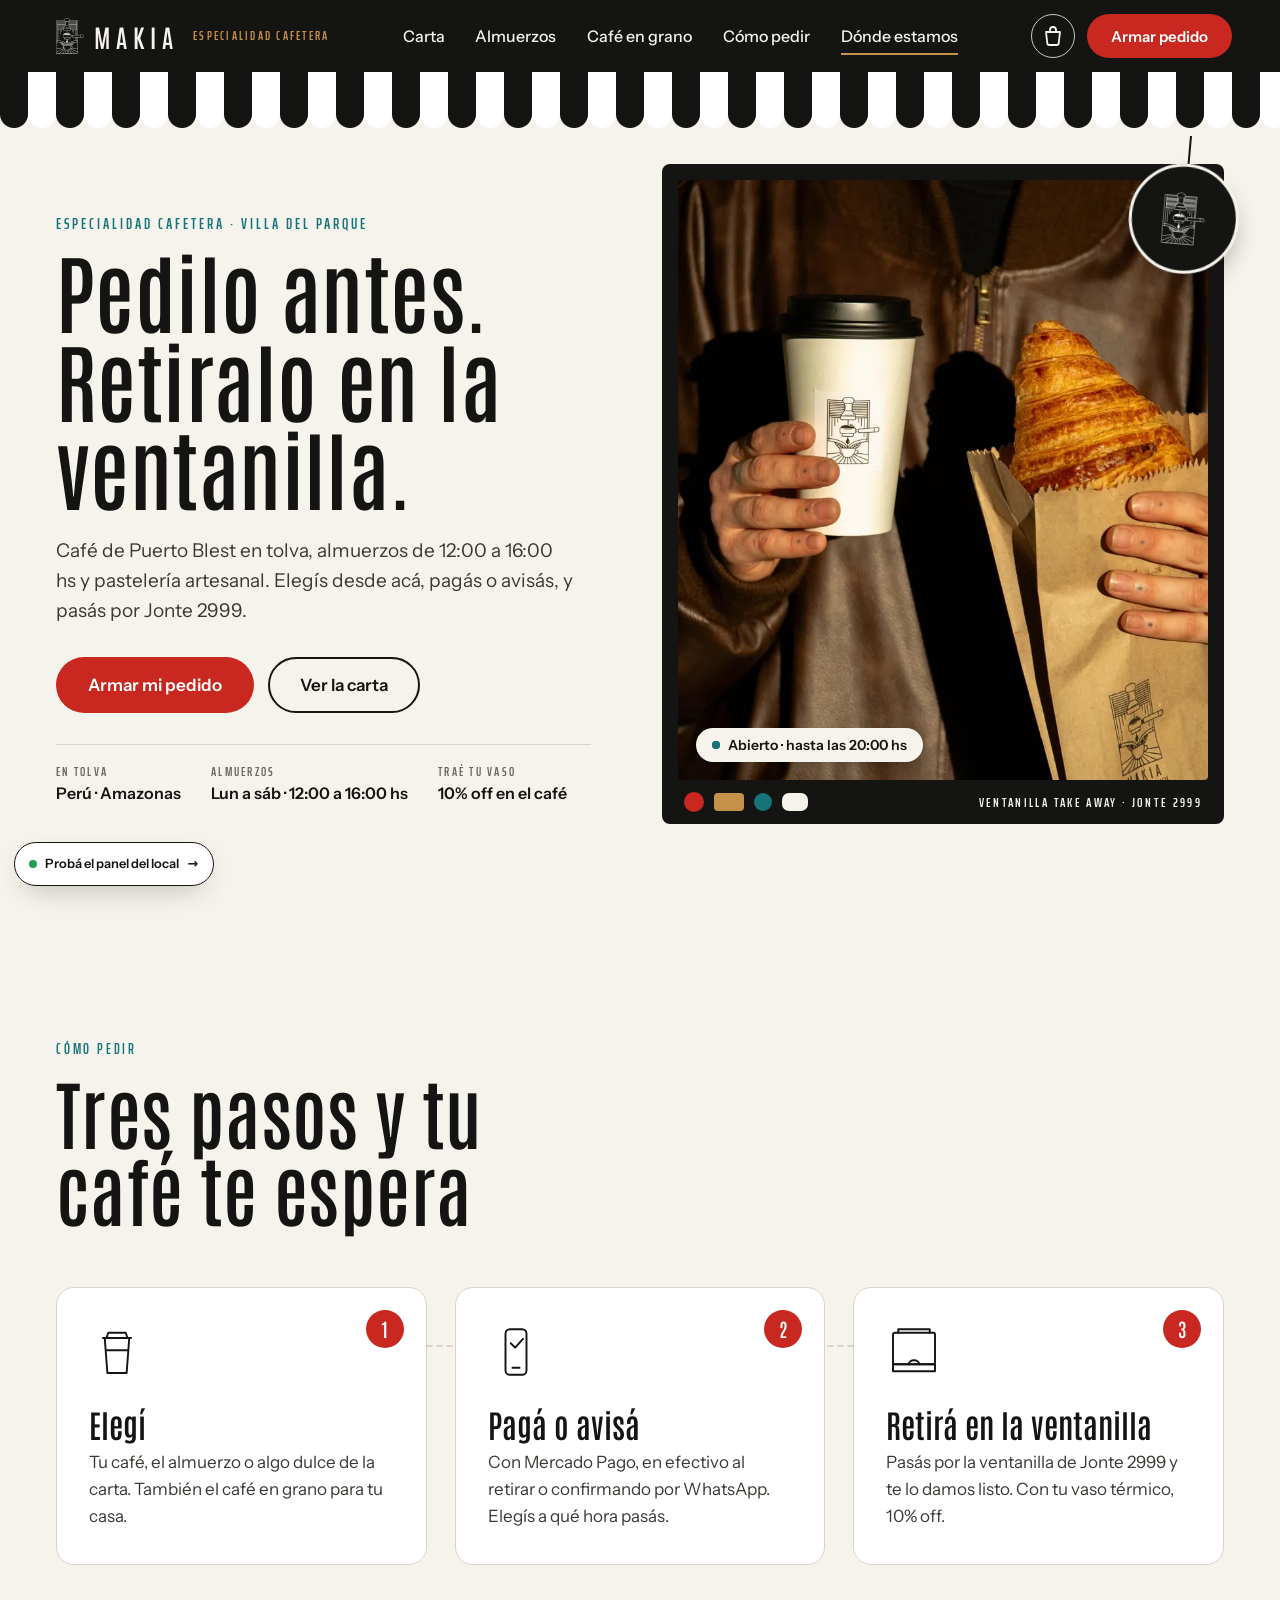
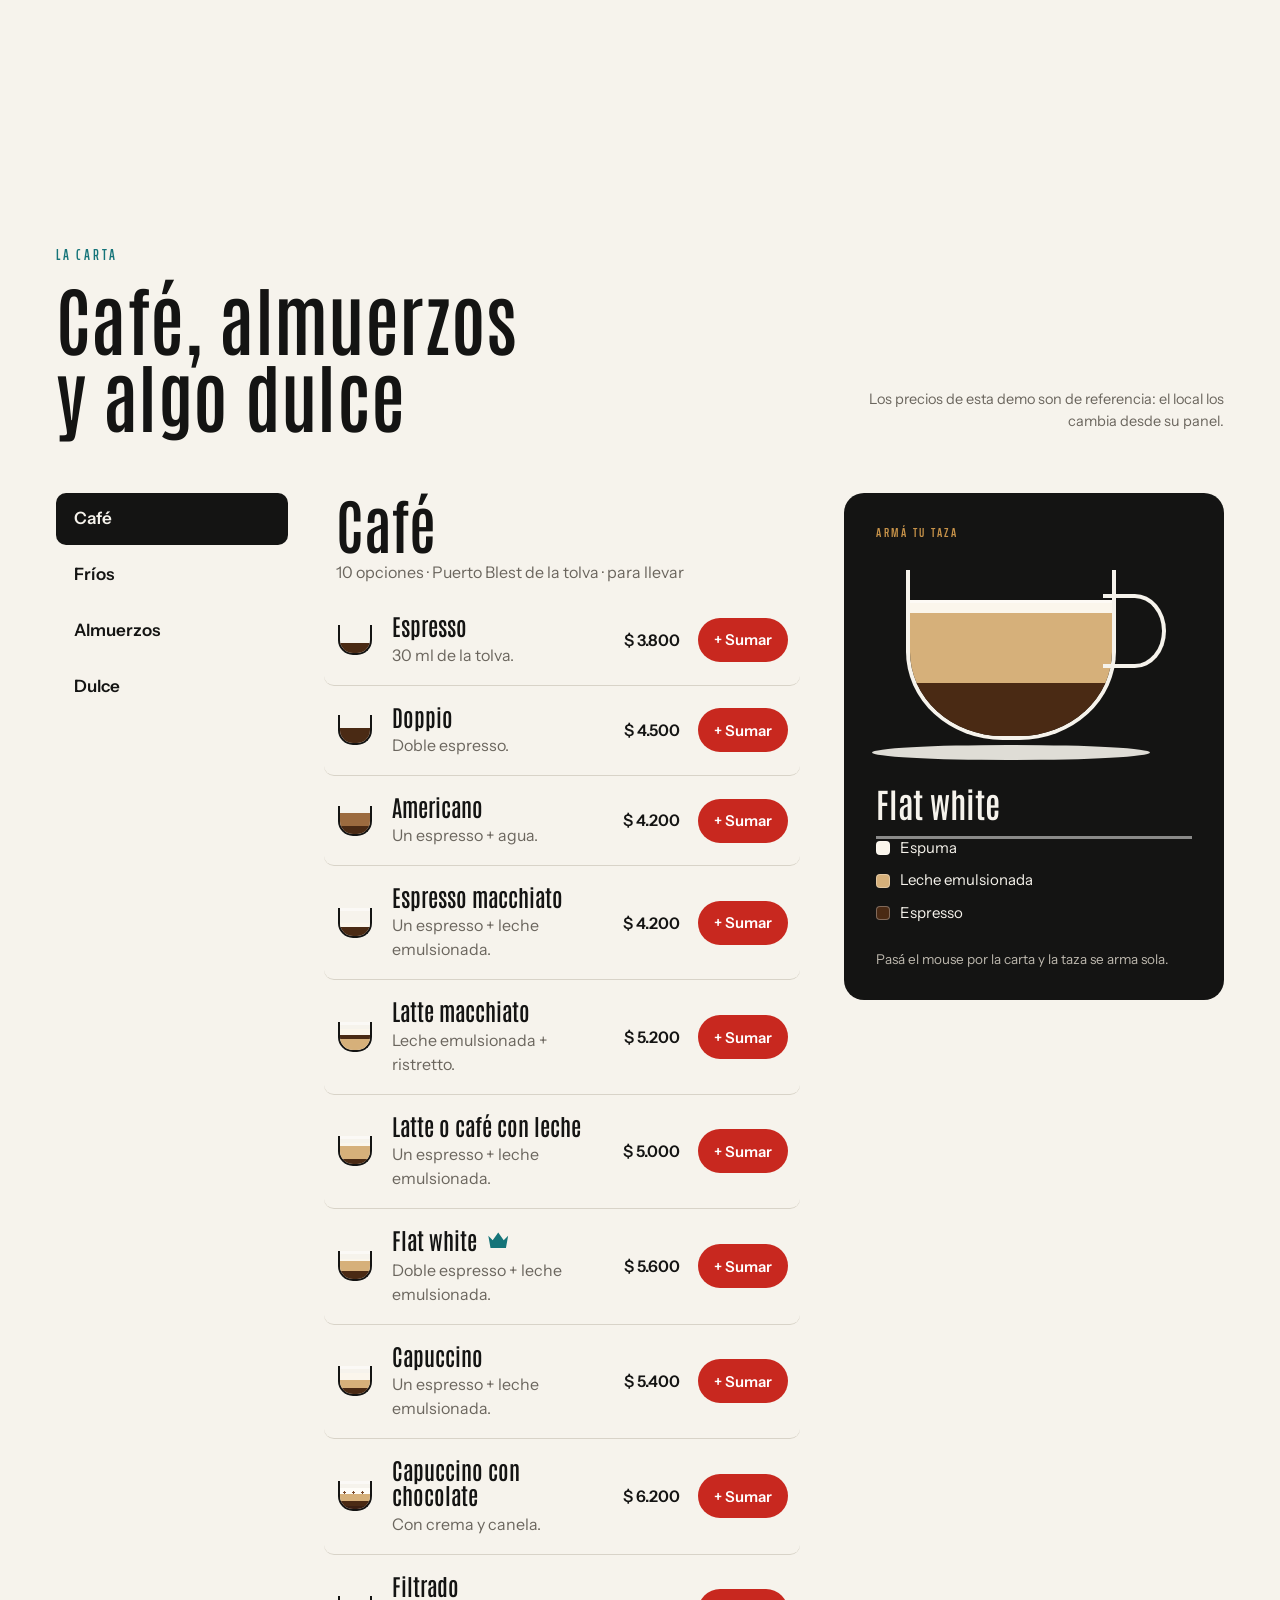
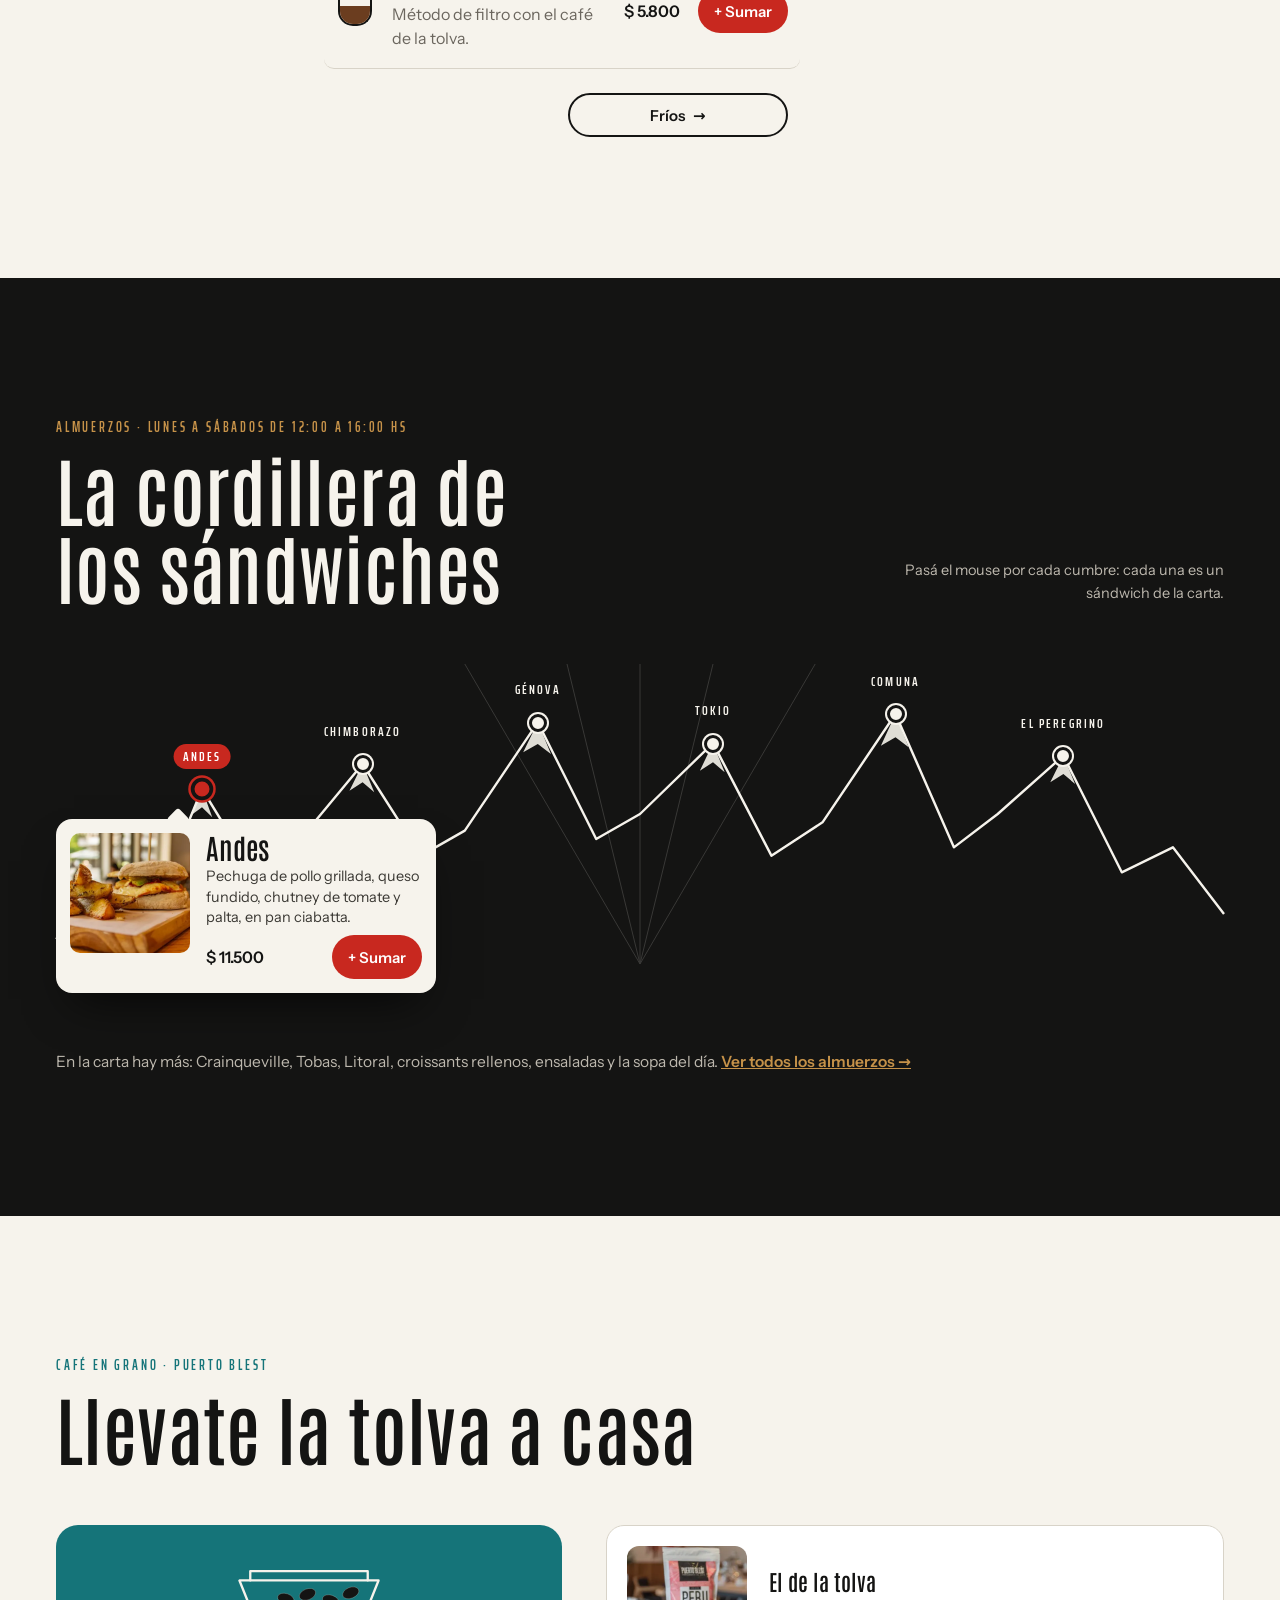
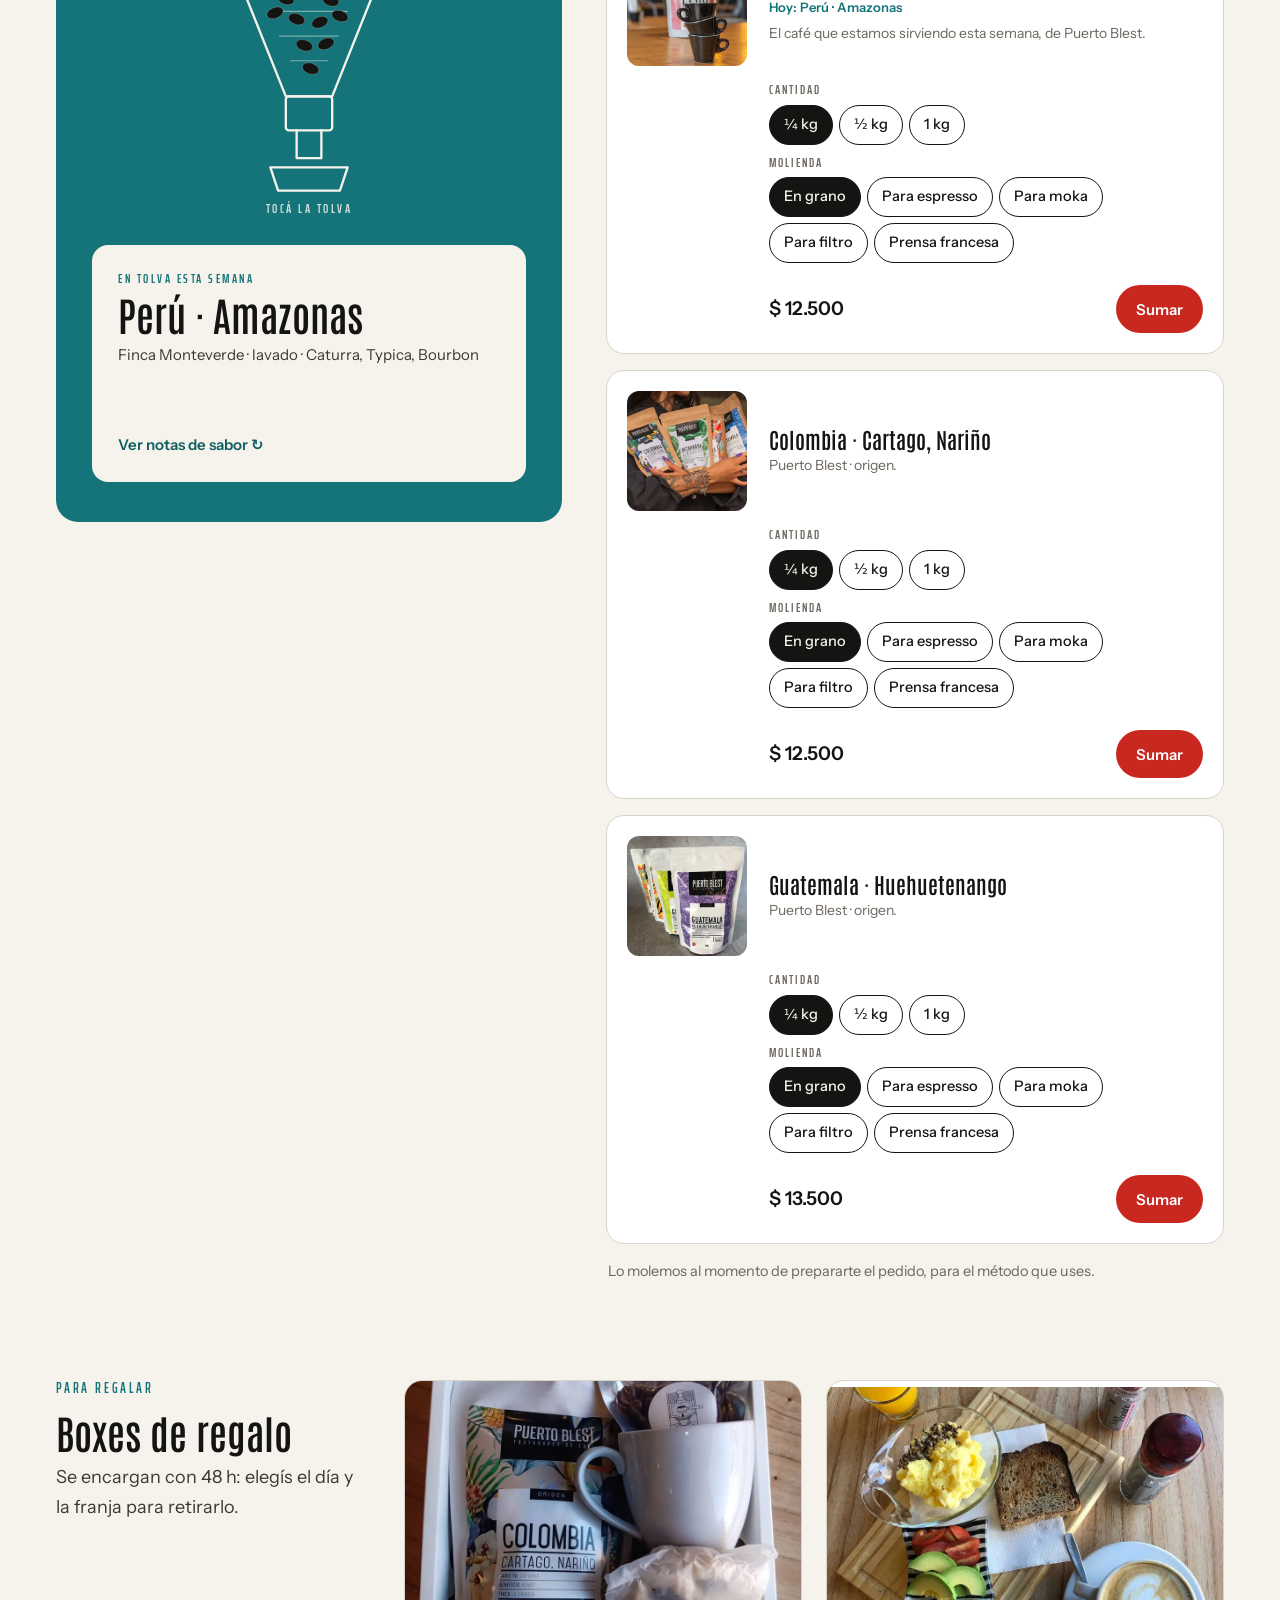
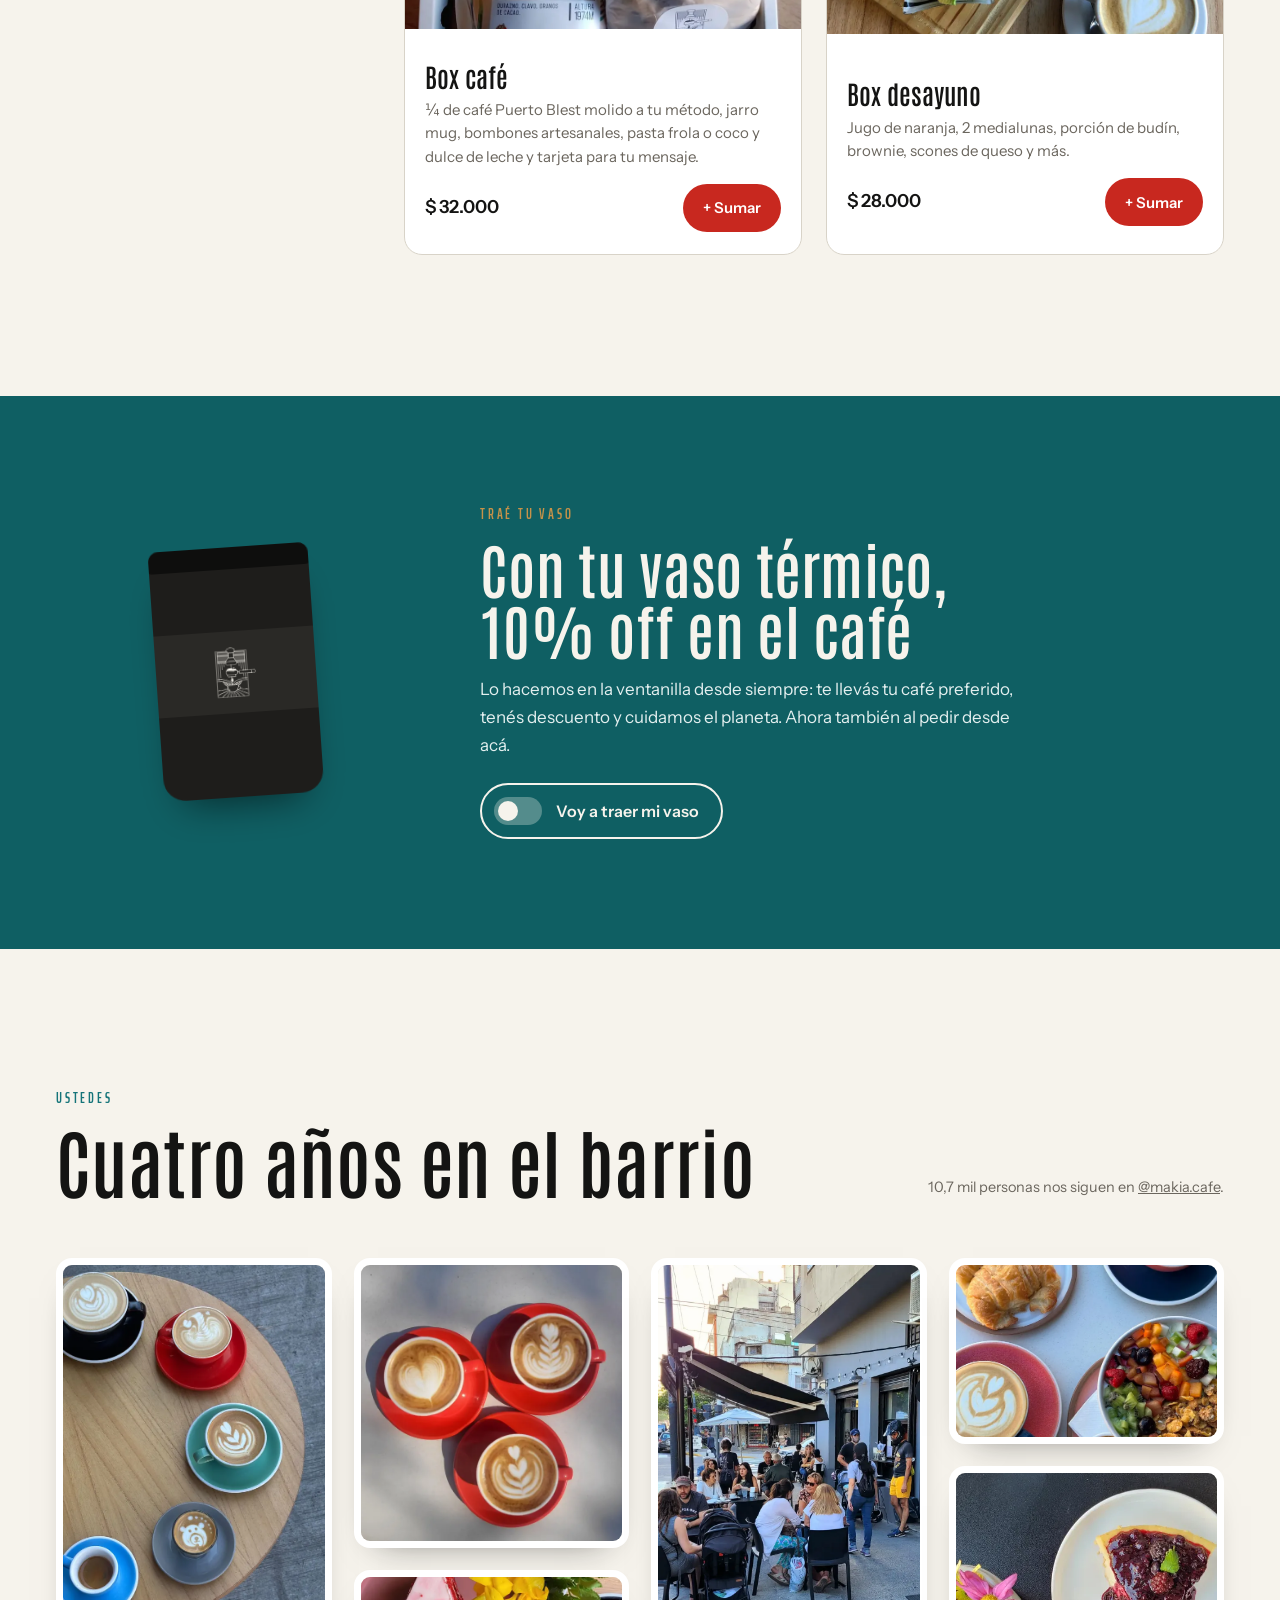
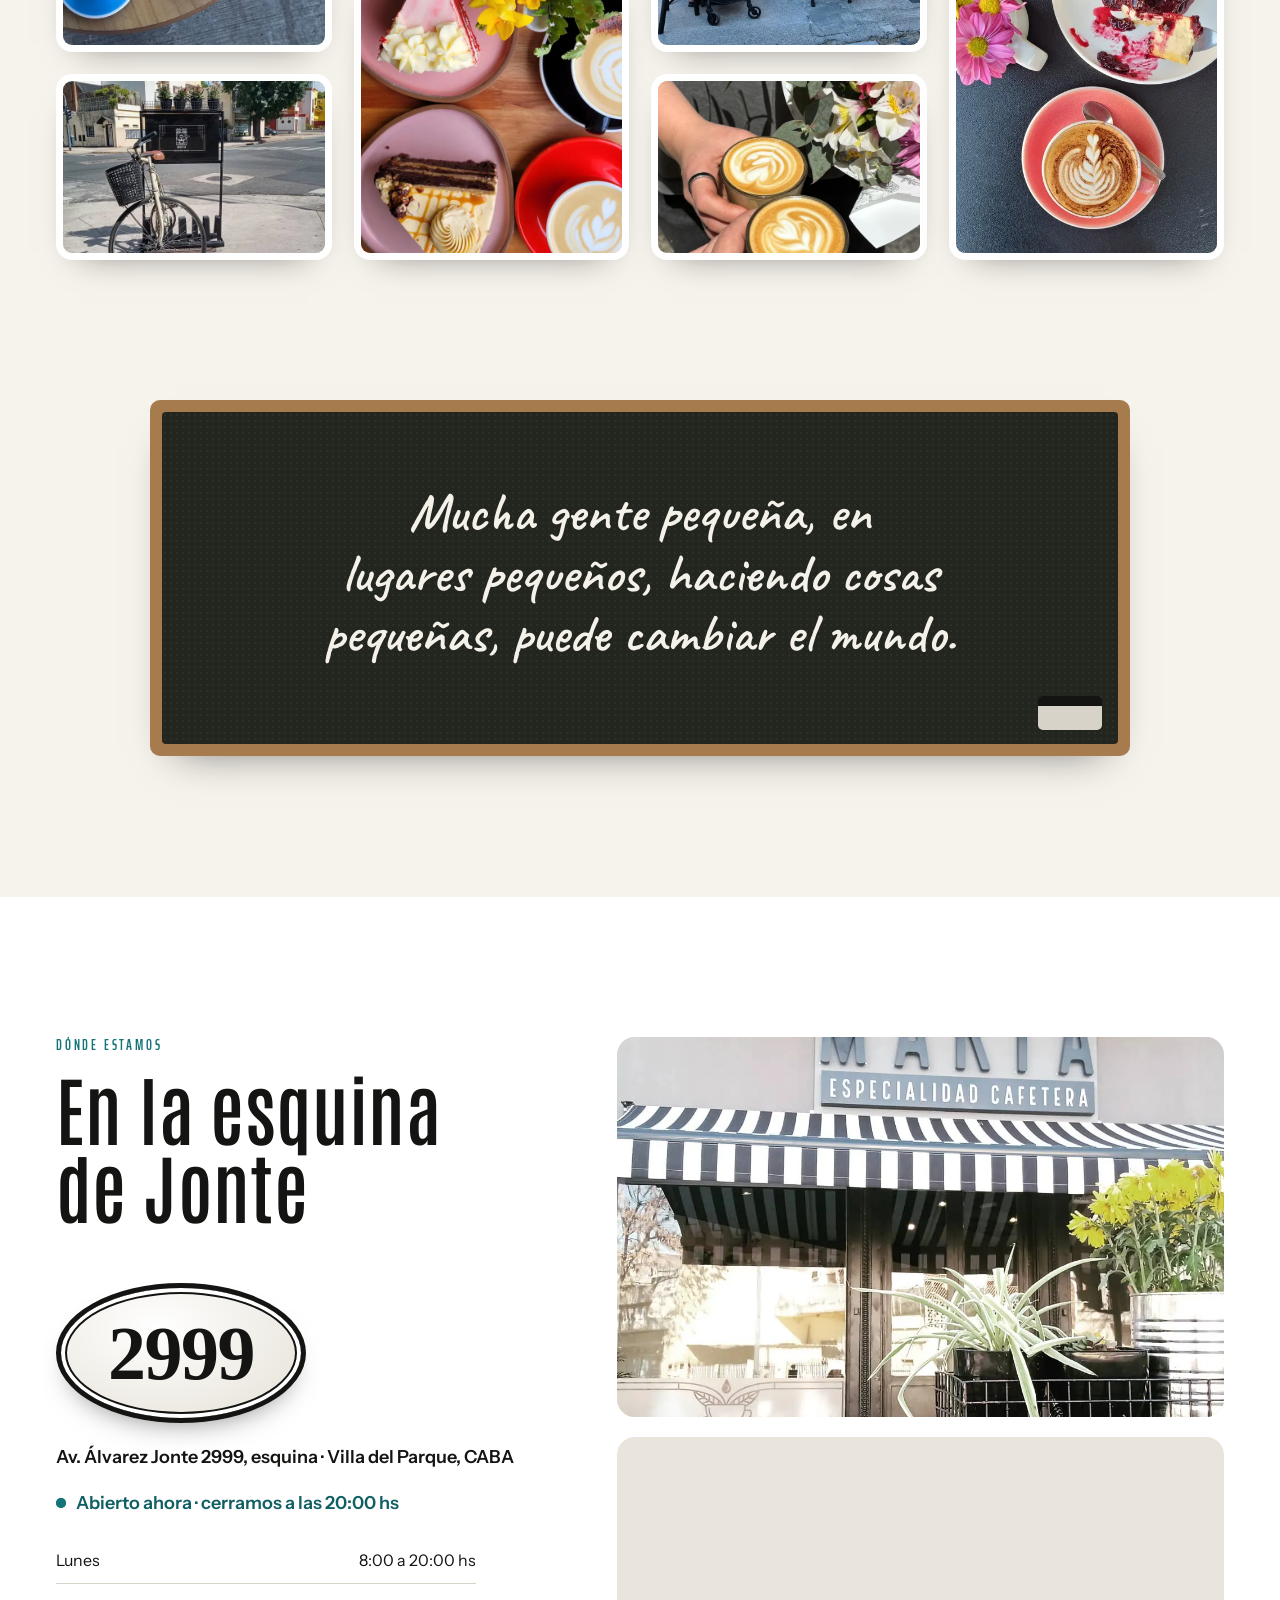
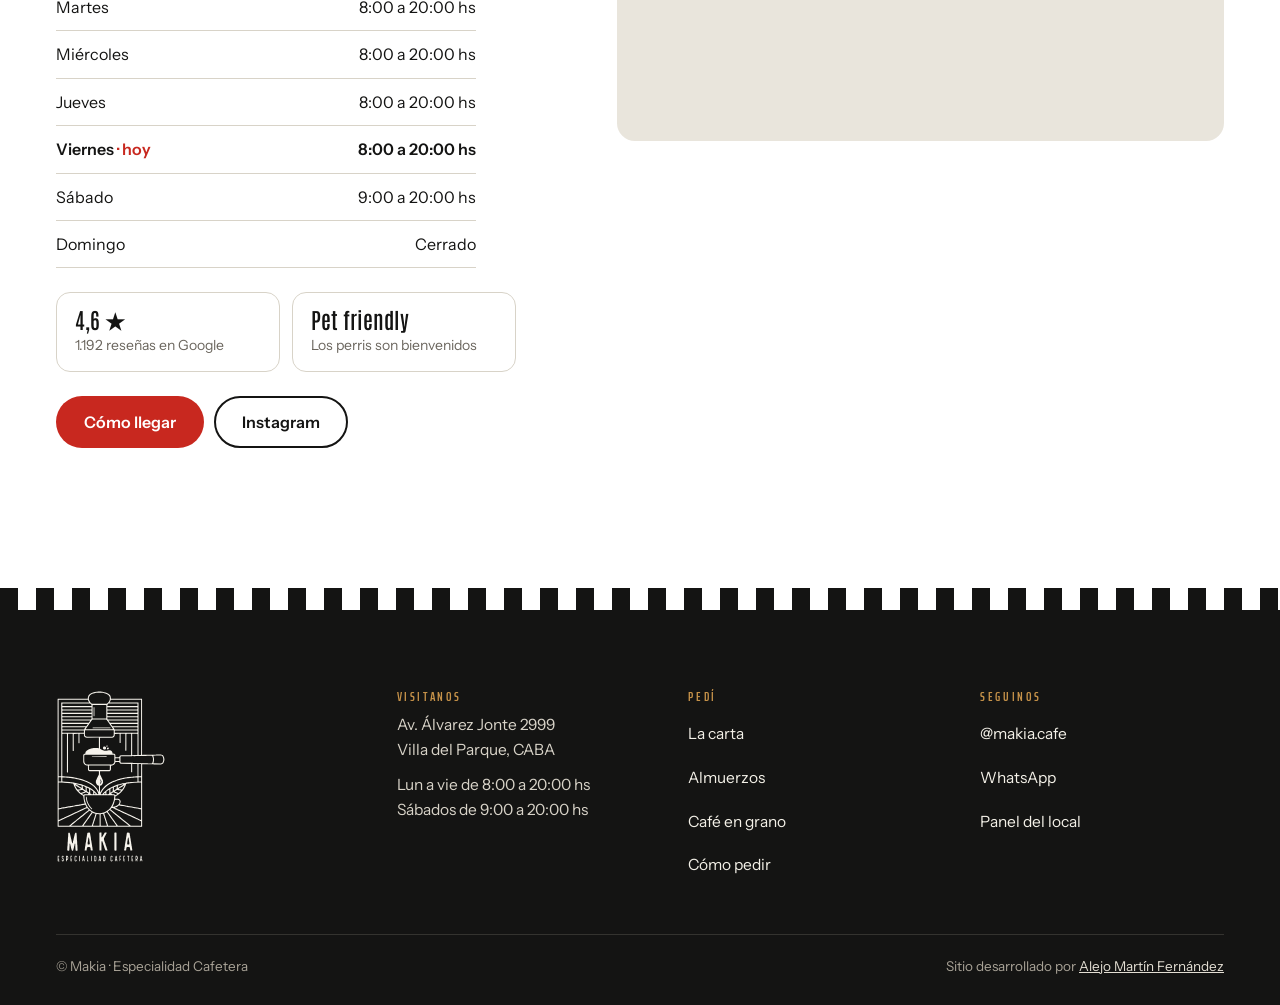
<file: index.html>
<!doctype html>
<html lang="es">
<head>
<meta charset="utf-8">
<meta name="viewport" content="width=device-width, initial-scale=1, viewport-fit=cover">
<title>Makia · Especialidad Cafetera en Villa del Parque</title>
<meta name="description" content="Mirá la carta, pedí tu café y retiralo en la ventanilla de Jonte 2999. Café de Puerto Blest, almuerzos de 12:00 a 16:00 hs y café en grano.">
<meta property="og:type" content="website">
<meta property="og:site_name" content="Makia · Especialidad Cafetera">
<meta property="og:url" content="https://makia-cafe.vercel.app/">
<meta property="og:title" content="Makia · Especialidad Cafetera en Villa del Parque">
<meta property="og:description" content="Mirá la carta, pedí tu café y retiralo en la ventanilla de Jonte 2999.">
<meta property="og:image" content="https://makia-cafe.vercel.app/img/og.jpg?v=1">
<meta property="og:image:width" content="1200">
<meta property="og:image:height" content="630">
<meta property="og:image:type" content="image/jpeg">
<meta property="og:image:alt" content="Makia · Pedilo antes de llegar">
<meta name="twitter:card" content="summary_large_image">
<meta name="twitter:image" content="https://makia-cafe.vercel.app/img/og.jpg?v=1">
<meta name="theme-color" content="#141413">
<link rel="icon" href="img/favicon.png">
<link rel="apple-touch-icon" href="img/apple-touch-icon.png">
<script>
  // intro: solo con JS y sin "reducir movimiento" (así no hay parpadeo ni nada trabado)
  (function () { var d = document.documentElement; d.classList.add('js');
    if (!matchMedia('(prefers-reduced-motion: reduce)').matches) d.classList.add('con-intro'); })();
</script>
<link rel="preload" href="fonts/antonio-latin-600-normal.woff2" as="font" type="font/woff2" crossorigin>
<link rel="preload" href="fonts/instrument-sans-latin-400-normal.woff2" as="font" type="font/woff2" crossorigin>
<link rel="preload" as="image" href="img/h/hero-m.webp" imagesrcset="img/h/hero-m.webp 900w, img/h/hero-m-lg.webp 1300w" imagesizes="92vw" media="(max-width: 899px)">
<link rel="preload" as="image" href="img/h/hero-d.webp" imagesrcset="img/h/hero-d.webp 1100w, img/h/hero-d-lg.webp 1600w" imagesizes="(min-width: 1320px) 600px, 46vw" media="(min-width: 900px)">
<link rel="stylesheet" href="css/fuentes.css?v=1">
<link rel="stylesheet" href="kit/kit.css?v=4">
<link rel="stylesheet" href="css/makia.css?v=3">
</head>
<body>

<div class="intro" aria-hidden="true">
  <div class="intro__toldo"><span class="toldo"></span><span class="feston"></span></div>
  <div class="intro__logo">
    <img src="img/logo-crema.svg" alt="" width="344" height="540">
    <span class="intro__gota"></span>
  </div>
</div>

<a class="saltar" href="#carta">Ir a la carta</a>

<header class="top" id="top">
  <div class="top__in">
    <a class="marca" href="#inicio" aria-label="Makia, inicio">
      <img src="img/icono-crema.svg" alt="" width="344" height="431">
      <span class="marca__txt">MAKIA</span>
      <span class="marca__sub">Especialidad cafetera</span>
    </a>
    <nav class="nav" aria-label="Secciones">
      <a href="#carta">Carta</a><a href="#almuerzos">Almuerzos</a><a href="#grano">Café en grano</a><a href="#como">Cómo pedir</a><a href="#donde">Dónde estamos</a>
    </nav>
    <div class="top__acc">
      <button type="button" class="top__carro" data-kit-open="carrito" data-kit-target aria-label="Ver mi pedido">
        <svg viewBox="0 0 24 24" aria-hidden="true"><path d="M5 8h14l-1.3 11.1a2 2 0 0 1-2 1.9H8.3a2 2 0 0 1-2-1.9L5 8Z"/><path d="M9 8V6a3 3 0 0 1 6 0v2"/></svg>
        <b class="top__n" hidden>0</b>
      </button>
      <a class="btn btn--rojo btn--chico top__pedir" href="#carta">
        <span class="solo-d">Armar pedido</span><span class="solo-m">Pedir</span>
      </a>
      <button type="button" class="top__menu" aria-label="Abrir menú" aria-expanded="false" aria-controls="menu-m">
        <svg viewBox="0 0 24 24" aria-hidden="true"><path d="M4 7h16M4 12h16M4 17h16"/></svg>
      </button>
    </div>
  </div>
</header>

<div class="menu-m" id="menu-m" hidden>
  <nav aria-label="Menú">
    <a href="#carta">Carta</a><a href="#almuerzos">Almuerzos</a><a href="#grano">Café en grano</a><a href="#como">Cómo pedir</a><a href="#donde">Dónde estamos</a>
  </nav>
  <p class="menu-m__pie">Av. Álvarez Jonte 2999 · Lun a vie 8:00 a 20:00 hs · Sáb 9:00 a 20:00 hs</p>
</div>

<main id="inicio">

  <!-- HERO · toldo y ventanilla -->
  <section class="hero" aria-labelledby="hero-t">
    <div class="hero__toldo" aria-hidden="true"><span class="toldo"></span><span class="feston"></span></div>
    <div class="hero__in">
      <div class="hero__txt">
        <p class="eti hero__eti"><span>Especialidad cafetera · Villa del Parque</span></p>
        <h1 class="hero__t" id="hero-t">
          <span class="ln"><span>Pedilo antes.</span></span>
          <span class="ln"><span>Retiralo en la</span></span>
          <span class="ln"><span>ventanilla.</span></span>
        </h1>
        <p class="hero__p"><span class="solo-d">Café de Puerto Blest en tolva, almuerzos de 12:00 a 16:00 hs y pastelería artesanal. Elegís desde acá, pagás o avisás, y pasás por Jonte 2999.</span><span class="solo-m">Café de Puerto Blest, almuerzos de 12:00 a 16:00 hs y pastelería. Elegís acá y pasás por Jonte 2999.</span></p>
        <div class="hero__ctas">
          <a class="btn btn--rojo" href="#carta">Armar mi pedido</a>
          <a class="btn btn--linea" href="#carta" data-ir-carta>Ver la carta</a>
        </div>
        <dl class="hero__info">
          <div><dt>En tolva</dt><dd data-kit-destacado="tolva.origen">Perú · Amazonas</dd></div>
          <div><dt>Almuerzos</dt><dd>Lun a sáb · 12:00 a 16:00 hs</dd></div>
          <div><dt>Traé tu vaso</dt><dd>10% off en el café</dd></div>
        </dl>
      </div>
      <figure class="ventana">
        <div class="ventana__marco">
          <div class="ventana__foto">
            <picture>
              <source media="(min-width: 900px)" srcset="img/h/hero-d.webp 1100w, img/h/hero-d-lg.webp 1600w" sizes="(min-width: 1320px) 600px, 46vw">
              <img src="img/h/hero-m.webp" srcset="img/h/hero-m.webp 900w, img/h/hero-m-lg.webp 1300w" sizes="(max-width: 899px) 92vw, 600px" alt="Café para llevar y croissant de Makia" width="900" height="1250" fetchpriority="high" decoding="async">
            </picture>
            <span class="chip-abierto" data-abierto><i></i><span>Abierto · hasta las 20:00 hs</span></span>
          </div>
          <div class="ventana__repisa" aria-hidden="true">
            <i class="st st--rojo"></i><i class="st st--crema"></i><i class="st st--turq"></i><i class="st st--blanco"></i>
            <span>Ventanilla take away · Jonte 2999</span>
          </div>
        </div>
        <div class="cartel" aria-hidden="true"><i></i><span><img src="img/icono-crema.svg" alt="" width="344" height="431"></span></div>
      </figure>
    </div>
  </section>

  <!-- CÓMO PEDIR -->
  <section class="pasos sec" id="como" aria-labelledby="pasos-t">
    <div class="wrap">
      <header class="cab" data-r>
        <p class="eti">Cómo pedir</p>
        <h2 class="t2" id="pasos-t">Tres pasos y tu café te espera</h2>
      </header>
      <ol class="pasos__lista">
        <li class="paso" data-r style="--d:0">
          <svg class="paso__ico" viewBox="0 0 64 64" aria-hidden="true"><path d="M18 16h28l-3 40H21Z"/><path d="M16 16h32M22 10h20l2 6H20Z"/><path d="M20 30h24"/></svg>
          <span class="paso__n">1</span>
          <h3>Elegí</h3><p>Tu café, el almuerzo o algo dulce de la carta. También el café en grano para tu casa.</p>
        </li>
        <li class="paso" data-r style="--d:1">
          <svg class="paso__ico" viewBox="0 0 64 64" aria-hidden="true"><rect x="20" y="6" width="24" height="52" rx="5"/><path d="M28 50h8"/><path d="M26 22l5 5 9-10"/></svg>
          <span class="paso__n">2</span>
          <h3>Pagá o avisá</h3><p>Con Mercado Pago, en efectivo al retirar o confirmando por WhatsApp. Elegís a qué hora pasás.</p>
        </li>
        <li class="paso" data-r style="--d:2">
          <svg class="paso__ico" viewBox="0 0 64 64" aria-hidden="true"><rect x="8" y="10" width="48" height="36" rx="2"/><path d="M8 46h48v8H8z"/><path d="M14 10V6h36v4"/><path d="M26 46c0-6 12-6 12 0"/></svg>
          <span class="paso__n">3</span>
          <h3>Retirá en la ventanilla</h3><p>Pasás por la ventanilla de Jonte 2999 y te lo damos listo. Con tu vaso térmico, 10% off.</p>
        </li>
      </ol>
    </div>
  </section>

  <!-- CARTA -->
  <section class="carta sec" id="carta" aria-labelledby="carta-t">
    <div class="wrap">
      <header class="cab cab--fila" data-r>
        <div>
          <p class="eti">La carta</p>
          <h2 class="t2" id="carta-t">Café, almuerzos y algo dulce</h2>
        </div>
        <p class="cab__nota">Los precios de esta demo son de referencia: el local los cambia desde su panel.</p>
      </header>
      <div class="carta__grid">
        <div class="carta__main">
          <div class="carta__head" aria-live="polite">
            <h3 class="carta__sec">Café</h3>
            <p class="carta__meta">10 opciones · todo para llevar por la ventanilla</p>
          </div>
          <div class="taza-m" aria-hidden="true">
            <div class="taza taza--m"><div class="taza__cuerpo"><div class="taza__liq"></div></div><i class="taza__asa"></i><i class="taza__plato"></i></div>
            <div class="taza-m__txt"><span class="eti eti--chica">Armá tu taza</span><b class="taza__nombre">Flat white</b><span class="taza__capas-t"></span></div>
          </div>
          <div data-kit="carta" id="carta-principal" data-kit-categorias="cafe,frios,entrepanes,dulce" class="carta__kit"></div>
          <div class="carta__nav">
            <button type="button" class="btn btn--linea btn--chico" data-carta-mover="-1"><span aria-hidden="true">←</span> <span data-carta-prev>Anterior</span></button>
            <button type="button" class="btn btn--linea btn--chico" data-carta-mover="1"><span data-carta-next>Siguiente</span> <span aria-hidden="true">→</span></button>
          </div>
        </div>
        <aside class="carta__aside" aria-hidden="true">
          <div class="aside__taza">
            <p class="eti eti--chica">Armá tu taza</p>
            <div class="taza taza--d"><div class="taza__cuerpo"><div class="taza__liq"></div></div><i class="taza__asa"></i><i class="taza__plato"></i></div>
            <b class="taza__nombre">Flat white</b>
            <ul class="taza__capas"></ul>
            <p class="aside__hint">Pasá el mouse por la carta y la taza se arma sola.</p>
          </div>
          <figure class="aside__foto">
            <div class="aside__img"><img alt="" width="900" height="900" decoding="async"></div>
            <figcaption></figcaption>
          </figure>
        </aside>
      </div>
    </div>
  </section>

  <!-- ALMUERZOS · la cordillera -->
  <section class="cordi sec sec--negra" id="almuerzos" aria-labelledby="cordi-t">
    <div class="wrap">
      <header class="cab cab--fila" data-r>
        <div>
          <p class="eti eti--crema">Almuerzos · lunes a sábados de 12:00 a 16:00 hs</p>
          <h2 class="t2" id="cordi-t">La cordillera de los sándwiches</h2>
        </div>
        <p class="cab__nota"><span class="solo-d">Pasá el mouse por cada cumbre: cada una es un sándwich de la carta.</span><span class="solo-m">Tocá cada cumbre: cada una es un sándwich de la carta.</span></p>
      </header>
    </div>
    <div class="wrap">
      <div class="cordi__mapa" data-cordi>
        <div class="cordi__cielo">
          <svg class="cordi__svg" viewBox="0 0 1600 360" preserveAspectRatio="none" aria-hidden="true">
            <path class="cordi__sol" d="M800 360 L560 0 M800 360 L700 0 M800 360 L800 0 M800 360 L900 0 M800 360 L1040 0"/>
            <path class="cordi__linea" d="M0 330 L70 270 L130 300 L200 150 L270 250 L330 215 L420 120 L500 230 L560 200 L660 70 L740 210 L800 180 L900 95 L980 230 L1050 190 L1150 60 L1230 220 L1290 180 L1380 110 L1460 250 L1530 220 L1600 300"/>
            <path class="cordi__nieve" d="M200 150 L184 182 L200 172 L214 184 Z M420 120 L402 152 L420 142 L436 154 Z M660 70 L640 106 L660 96 L678 108 Z M900 95 L882 128 L900 118 L916 130 Z M1150 60 L1130 98 L1150 88 L1168 100 Z M1380 110 L1362 142 L1380 132 L1396 144 Z"/>
          </svg>
          <div class="cordi__cumbres" data-cumbres></div>
        </div>
        <article class="cumbre-pop" data-pop aria-live="polite">
          <i class="cumbre-pop__flecha" aria-hidden="true"></i>
          <div class="cumbre-pop__foto"><img alt="" width="360" height="360" decoding="async"></div>
          <div class="cumbre-pop__txt">
            <h3 class="cumbre-pop__t"></h3>
            <p class="cumbre-pop__d"></p>
            <div class="cumbre-pop__pie"><b class="cumbre-pop__precio"></b><div class="cumbre-pop__qty"></div></div>
          </div>
        </article>
      </div>
      <p class="cordi__mas">En la carta hay más: Crainqueville, Tobas, Litoral, croissants rellenos, ensaladas y la sopa del día. <a href="#carta" data-ir-cat="entrepanes">Ver todos los almuerzos →</a></p>
    </div>
  </section>

  <!-- TOLVA + CAFÉ EN GRANO -->
  <section class="tolva sec" id="grano" aria-labelledby="tolva-t">
    <div class="wrap">
      <header class="cab" data-r>
        <p class="eti">Café en grano · Puerto Blest</p>
        <h2 class="t2" id="tolva-t">Llevate la tolva a casa</h2>
      </header>
      <div class="tolva__grid">
        <div class="tolva__wow" data-r>
          <button type="button" class="tolva__btn" data-tolva aria-label="Ver el café que está en la tolva">
            <svg class="tolva__svg" viewBox="0 0 220 300" aria-hidden="true">
              <path class="tl" d="M20 20 H200 L140 170 H80 Z"/>
              <path class="tl" d="M34 20 V8 H186 V20"/>
              <rect class="tl" x="80" y="170" width="60" height="44" rx="4"/>
              <path class="tl" d="M94 214 V250 H126 V214"/>
              <path class="tl tl--fina" d="M60 60 H160 M72 92 H148 M86 124 H134"/>
              <g class="granos">
                <ellipse cx="80" cy="44" rx="11" ry="7"/><ellipse cx="108" cy="38" rx="11" ry="7"/><ellipse cx="138" cy="46" rx="11" ry="7"/><ellipse cx="164" cy="36" rx="11" ry="7"/>
                <ellipse cx="94" cy="70" rx="11" ry="7"/><ellipse cx="124" cy="74" rx="11" ry="7"/><ellipse cx="150" cy="66" rx="11" ry="7"/><ellipse cx="66" cy="62" rx="11" ry="7"/>
                <ellipse cx="104" cy="104" rx="11" ry="7"/><ellipse cx="132" cy="102" rx="11" ry="7"/><ellipse cx="112" cy="134" rx="11" ry="7"/>
              </g>
              <g class="caen"><ellipse cx="110" cy="230" rx="7" ry="4.5"/><ellipse cx="106" cy="230" rx="7" ry="4.5"/><ellipse cx="114" cy="230" rx="7" ry="4.5"/></g>
              <path class="tl" d="M60 262 H160 L150 292 H70 Z"/>
            </svg>
            <span class="tolva__toca">Tocá la tolva</span>
          </button>
          <div class="ficha" data-ficha>
            <div class="ficha__cara ficha__cara--a">
              <p class="eti eti--chica eti--turq">En tolva esta semana</p>
              <h3 class="ficha__t" data-kit-destacado="tolva.origen">Perú · Amazonas</h3>
              <p class="ficha__d" data-kit-destacado="tolva.finca">Finca Monteverde · lavado · Caturra, Typica, Bourbon</p>
              <button type="button" class="ficha__girar" data-tolva>Ver notas de sabor ↻</button>
            </div>
            <div class="ficha__cara ficha__cara--b">
              <p class="eti eti--chica eti--turq">Notas de sabor</p>
              <p class="ficha__notas" data-kit-destacado="tolva.notas">Aroma a caramelo, muy dulce y de acidez leve.</p>
              <a class="btn btn--rojo btn--chico" href="#tienda" data-ir-tienda>Llevate ¼ de este</a>
              <button type="button" class="ficha__girar" data-tolva>Volver ↺</button>
            </div>
          </div>
        </div>
        <div class="tienda">
          <div data-kit="carta" id="tienda" data-kit-categorias="grano" class="tienda__kit"></div>
          <p class="tienda__hint" aria-hidden="true">Deslizá para ver más orígenes →</p>
          <p class="tienda__nota">Lo molemos al momento de prepararte el pedido, para el método que uses.</p>
        </div>
      </div>
      <div class="boxes" data-r>
        <div class="boxes__cab">
          <p class="eti">Para regalar</p>
          <h3 class="t3">Boxes de regalo</h3>
          <p>Se encargan con 48 h: elegís el día y la franja para retirarlo.</p>
        </div>
        <div data-kit="carta" id="boxes" data-kit-categorias="boxes" class="boxes__kit"></div>
      </div>
    </div>
  </section>

  <!-- TRAÉ TU VASO -->
  <section class="vaso" aria-labelledby="vaso-t">
    <div class="wrap vaso__in">
      <div class="vaso__dib" aria-hidden="true">
        <div class="ecovaso"><i class="ecovaso__tapa"></i><i class="ecovaso__faja"><img src="img/icono-crema.svg" alt="" width="344" height="431"></i><i class="ecovaso__cafe"></i></div>
      </div>
      <div class="vaso__txt" data-r>
        <p class="eti eti--crema">Traé tu vaso</p>
        <h2 class="t2" id="vaso-t">Con tu vaso térmico, 10% off en el café</h2>
        <p>Lo hacemos en la ventanilla desde siempre: te llevás tu café preferido, tenés descuento y cuidamos el planeta. Ahora también al pedir desde acá.</p>
        <button type="button" class="vaso__sw" role="switch" aria-checked="false" data-vaso>
          <span class="vaso__sw-i" aria-hidden="true"></span><span>Voy a traer mi vaso</span>
        </button>
      </div>
    </div>
  </section>

  <!-- USTEDES -->
  <section class="ustedes sec" aria-labelledby="ust-t">
    <div class="wrap">
      <header class="cab cab--fila" data-r>
        <div><p class="eti">Ustedes</p><h2 class="t2" id="ust-t">Cuatro años en el barrio</h2></div>
        <p class="cab__nota">10,7 mil personas nos siguen en <a href="https://www.instagram.com/makia.cafe/" target="_blank" rel="noopener">@makia.cafe</a>.</p>
      </header>
      <div class="mazo" data-mazo aria-label="Fotos de Makia, deslizá para pasar">
        <figure><img src="img/g/039-s.webp" alt="Tazas de colores sobre la mesa" width="640" height="1137" loading="lazy" decoding="async"></figure>
        <figure><img src="img/g/040-s.webp" alt="Desayuno completo visto desde arriba" width="640" height="853" loading="lazy" decoding="async"></figure>
        <figure><img src="img/g/001-s.webp" alt="Dos cafés y un ramo de flores" width="640" height="1135" loading="lazy" decoding="async"></figure>
        <figure><img src="img/g/052-s.webp" alt="Tres tazas rojas con latte art" width="640" height="640" loading="lazy" decoding="async"></figure>
        <figure><img src="img/g/178-s.webp" alt="La vereda de Makia llena de gente" width="640" height="781" loading="lazy" decoding="async"></figure>
        <figure><img src="img/g/061-s.webp" alt="Tortas y café" width="640" height="800" loading="lazy" decoding="async"></figure>
        <figure><img src="img/g/086-s.webp" alt="Tarta de frutos rojos y café" width="640" height="640" loading="lazy" decoding="async"></figure>
        <figure><img src="img/g/260-s.webp" alt="La esquina de Jonte con una bici" width="640" height="800" loading="lazy" decoding="async"></figure>
        <p class="mazo__hint" aria-hidden="true">Deslizá</p>
      </div>
      <div class="mosaico" aria-label="Fotos de Makia">
        <figure class="m1" data-r><img src="img/g/039-s.webp" alt="Tazas de colores sobre la mesa" width="640" height="1137" loading="lazy" decoding="async"></figure>
        <figure class="m2" data-r style="--d:1"><img src="img/g/052-s.webp" alt="Tres tazas rojas con latte art" width="640" height="640" loading="lazy" decoding="async"></figure>
        <figure class="m3" data-r style="--d:2"><img src="img/g/178.webp" alt="La vereda de Makia llena de gente" width="989" height="1208" loading="lazy" decoding="async"></figure>
        <figure class="m4" data-r style="--d:1"><img src="img/g/040-s.webp" alt="Desayuno completo visto desde arriba" width="640" height="853" loading="lazy" decoding="async"></figure>
        <figure class="m5" data-r style="--d:2"><img src="img/g/061-s.webp" alt="Tortas y café" width="640" height="800" loading="lazy" decoding="async"></figure>
        <figure class="m6" data-r style="--d:3"><img src="img/g/001-s.webp" alt="Dos cafés y un ramo de flores" width="640" height="1135" loading="lazy" decoding="async"></figure>
        <figure class="m7" data-r style="--d:2"><img src="img/g/086-s.webp" alt="Tarta de frutos rojos y café" width="640" height="640" loading="lazy" decoding="async"></figure>
        <figure class="m8" data-r style="--d:3"><img src="img/g/260-s.webp" alt="La esquina de Jonte con una bici" width="640" height="800" loading="lazy" decoding="async"></figure>
      </div>
    </div>
  </section>

  <!-- PIZARRÓN -->
  <section class="pizarron" aria-label="Frases del pizarrón">
    <div class="wrap">
      <div class="pizarron__marco" data-r>
        <div class="pizarron__tabla">
          <p class="pizarron__frase" data-frase>Mucha gente pequeña, en lugares pequeños, haciendo cosas pequeñas, puede cambiar el mundo.</p>
          <button type="button" class="pizarron__borrador" data-borrar aria-label="Otra frase del pizarrón"><i aria-hidden="true"></i></button>
        </div>
      </div>
    </div>
  </section>

  <!-- DÓNDE ESTAMOS -->
  <section class="donde sec" id="donde" aria-labelledby="donde-t">
    <div class="wrap donde__grid">
      <div class="donde__txt">
        <header class="cab" data-r>
          <p class="eti">Dónde estamos</p>
          <h2 class="t2" id="donde-t">En la esquina de Jonte</h2>
        </header>
        <div class="placa" data-r aria-label="Av. Álvarez Jonte 2999"><span>2999</span></div>
        <p class="donde__dir" data-r>Av. Álvarez Jonte 2999, esquina · Villa del Parque, CABA</p>
        <div class="donde__estado" data-abierto-largo data-r><i></i><span>Abierto ahora</span></div>
        <ul class="horas" data-horas data-r>
          <li data-dia="lun"><span>Lunes</span><span>8:00 a 20:00 hs</span></li>
          <li data-dia="mar"><span>Martes</span><span>8:00 a 20:00 hs</span></li>
          <li data-dia="mie"><span>Miércoles</span><span>8:00 a 20:00 hs</span></li>
          <li data-dia="jue"><span>Jueves</span><span>8:00 a 20:00 hs</span></li>
          <li data-dia="vie"><span>Viernes</span><span>8:00 a 20:00 hs</span></li>
          <li data-dia="sab"><span>Sábado</span><span>9:00 a 20:00 hs</span></li>
          <li data-dia="dom"><span>Domingo</span><span>Cerrado</span></li>
        </ul>
        <div class="donde__datos" data-r>
          <a class="dato" href="https://www.google.com/maps/search/?api=1&amp;query=Makia+Especialidad+Cafetera+Av.+%C3%81lvarez+Jonte+2999" target="_blank" rel="noopener"><b>4,6 ★</b><span>1.192 reseñas en Google</span></a>
          <span class="dato"><b>Pet friendly</b><span>Los perris son bienvenidos</span></span>
        </div>
        <div class="donde__ctas" data-r>
          <a class="btn btn--rojo" href="https://www.google.com/maps/dir/?api=1&amp;destination=Av.+%C3%81lvarez+Jonte+2999,+CABA" target="_blank" rel="noopener">Cómo llegar</a>
          <a class="btn btn--linea" href="https://www.instagram.com/makia.cafe/" target="_blank" rel="noopener">Instagram</a>
        </div>
      </div>
      <div class="donde__visual" data-r>
        <figure class="donde__foto"><img src="img/g/230.webp" alt="El frente de Makia con el toldo a rayas" width="1080" height="1080" loading="lazy" decoding="async"></figure>
        <div class="donde__mapa"><iframe title="Mapa de Makia en Av. Álvarez Jonte 2999" src="about:blank" data-src="https://www.google.com/maps?q=Av.+%C3%81lvarez+Jonte+2999,+Buenos+Aires&amp;z=16&amp;output=embed" loading="lazy" referrerpolicy="no-referrer-when-downgrade"></iframe></div>
      </div>
    </div>
  </section>
</main>

<footer class="pie">
  <div class="pie__toldo" aria-hidden="true"><span class="toldo"></span></div>
  <div class="wrap pie__grid">
    <div class="pie__marca"><img src="img/logo-crema.svg" alt="Makia · Especialidad cafetera" width="344" height="540" loading="lazy"></div>
    <div><h3>Visitanos</h3><p>Av. Álvarez Jonte 2999<br>Villa del Parque, CABA</p><p>Lun a vie de 8:00 a 20:00 hs<br>Sábados de 9:00 a 20:00 hs</p></div>
    <div><h3>Pedí</h3><ul><li><a href="#carta">La carta</a></li><li><a href="#almuerzos">Almuerzos</a></li><li><a href="#grano">Café en grano</a></li><li><a href="#como">Cómo pedir</a></li></ul></div>
    <div><h3>Seguinos</h3><ul><li><a href="https://www.instagram.com/makia.cafe/" target="_blank" rel="noopener">@makia.cafe</a></li><li><a href="https://wa.me/5491140449315" target="_blank" rel="noopener">WhatsApp</a></li><li><a href="admin/" target="_blank" rel="noopener">Panel del local</a></li></ul></div>
  </div>
  <div class="wrap pie__legal">
    <p>© Makia · Especialidad Cafetera</p>
    <p class="credito">Sitio desarrollado por <a href="https://alejomfernandez.com.ar" target="_blank" rel="noopener">Alejo Martín Fernández</a></p>
  </div>
</footer>

<!-- confirmación: el ticket sale por la ventanilla -->
<div class="tk" hidden>
  <div class="tk__back" data-tk-cerrar></div>
  <div class="tk__caja" role="dialog" aria-modal="true" aria-labelledby="tk-t">
    <button type="button" class="tk__x" data-tk-cerrar aria-label="Cerrar">×</button>
    <p class="eti eti--chica eti--crema tk__eti">Pedido confirmado</p>
    <h2 class="tk__t" id="tk-t">Te esperamos en la ventanilla</h2>
    <div class="tk__ventana">
      <div class="tk__rendija"></div>
      <div class="tk__papel">
        <p class="tk__local">Makia · ventanilla</p>
        <b class="tk__cod">#MK-000</b>
        <p class="tk__cuando"></p>
        <ul class="tk__items"></ul>
        <p class="tk__pago"></p>
      </div>
    </div>
    <p class="tk__sub"></p>
    <div class="tk__ctas"><a class="btn btn--rojo" href="#" target="_blank" rel="noopener" data-tk-wa hidden>Abrir WhatsApp</a><button type="button" class="btn btn--crema" data-tk-cerrar>Listo</button></div>
  </div>
</div>

<div class="lb" hidden>
  <div class="lb__back" data-lb-cerrar></div>
  <figure class="lb__caja" role="dialog" aria-modal="true" aria-label="Foto del plato">
    <button type="button" class="tk__x" data-lb-cerrar aria-label="Cerrar">×</button>
    <img alt="" width="900" height="900">
    <figcaption></figcaption>
  </figure>
</div>

<script type="module" src="js/makia.js?v=3"></script>
</body>
</html>
</file>
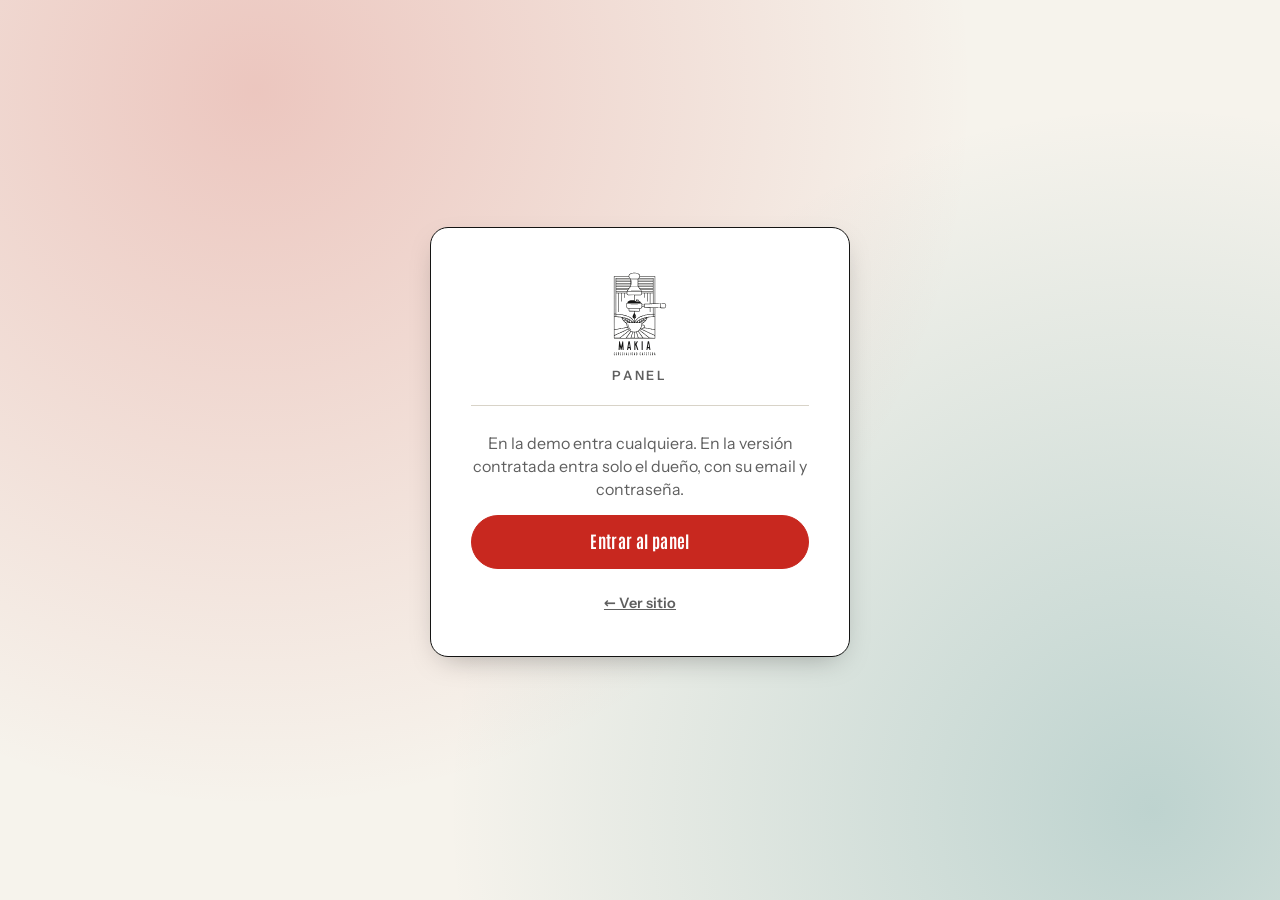
<file: admin/index.html>
<!doctype html>
<!-- Plantilla del panel. Va en web/admin/index.html de cada demo (scripts/instalar.mjs la copia). -->
<html lang="es">
<head>
<meta charset="utf-8">
<meta name="viewport" content="width=device-width, initial-scale=1, viewport-fit=cover">
<meta name="robots" content="noindex, nofollow">
<meta name="theme-color" content="#141413">
<title>Panel</title>
<script>
  // /admin sin barra final rompe las rutas relativas en algunos servidores (XAMPP): la agregamos.
  if (!/\/$|\.html$/.test(location.pathname)) location.replace(location.pathname + '/' + location.search + location.hash);
</script>
<link rel="stylesheet" href="../css/fuentes.css?v=1">
<link rel="stylesheet" href="../kit/kit.css?v=1">
<link rel="stylesheet" href="../kit/admin/admin.css?v=1">
<link rel="stylesheet" href="../css/panel.css?v=1">
</head>
<body>
<div id="kit-admin" class="kit-root kit-admin" aria-busy="true"></div>
<script type="module">
  import { initAdmin } from '../kit/admin/admin.js?v=1';
  initAdmin({ config: '../cliente.json', sitio: '../' });
</script>
</body>
</html>
</file>
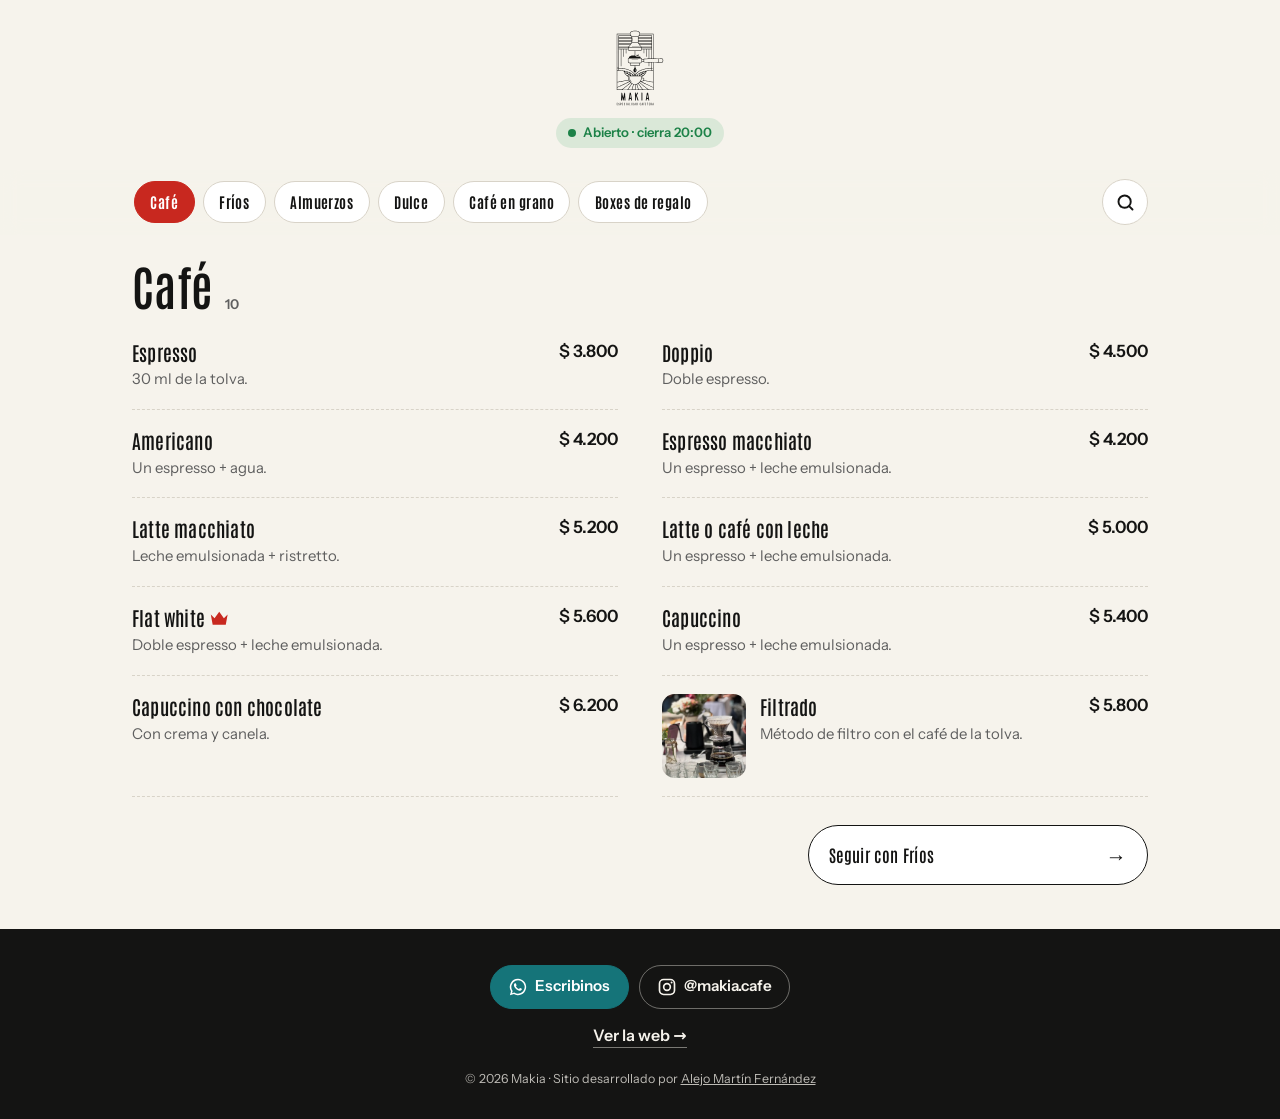
<file: carta/index.html>
<!doctype html>
<!-- Carta pública: la página a la que lleva el QR de las mesas. Va en web/carta/index.html de cada demo (scripts/instalar.mjs la copia).
     Se edita desde /admin (Carta) y el QR + las tarjetas para imprimir salen de /admin (QR de la carta). -->
<html lang="es">
<head>
<meta charset="utf-8">
<meta name="viewport" content="width=device-width, initial-scale=1, viewport-fit=cover">
<meta name="theme-color" content="#ffffff">
<title>Carta</title>
<meta name="description" content="Carta online, siempre actualizada.">
<script>
  // /carta sin barra final rompe las rutas relativas en algunos servidores (XAMPP): la agregamos.
  if (!/\/$|\.html$/.test(location.pathname)) location.replace(location.pathname + '/' + location.search + location.hash);
</script>
<link rel="preconnect" href="https://fonts.googleapis.com"><link rel="preconnect" href="https://fonts.gstatic.com" crossorigin>
<link rel="stylesheet" href="../css/fuentes.css?v=1">
<link rel="stylesheet" href="../kit/kit.css?v=1">
<link rel="stylesheet" href="../kit/menu.css?v=1">
</head>
<body>
<div id="kit-menu" class="kit-root kit-menu" aria-busy="true"></div>
<script type="module">
  import { initMenu } from '../kit/modules/menu.js?v=1';
  initMenu({ config: '../cliente.json', sitio: '../', imagenes: { lqip: '../img/lqip.json' } });
</script>
</body>
</html>
</file>
<file: css/fuentes.css>
/* Fuentes de Makia (las usa la web, el panel y la carta del QR) */
@font-face { font-family: 'Antonio'; font-weight: 600; font-display: swap; src: url(../fonts/antonio-latin-600-normal.woff2) format('woff2'); }
@font-face { font-family: 'Antonio'; font-weight: 700; font-display: swap; src: url(../fonts/antonio-latin-700-normal.woff2) format('woff2'); }
@font-face { font-family: 'Saira Extra Condensed'; font-weight: 500; font-display: swap; src: url(../fonts/saira-extra-condensed-latin-500-normal.woff2) format('woff2'); }
@font-face { font-family: 'Saira Extra Condensed'; font-weight: 600; font-display: swap; src: url(../fonts/saira-extra-condensed-latin-600-normal.woff2) format('woff2'); }
@font-face { font-family: 'Instrument Sans'; font-weight: 400; font-display: swap; src: url(../fonts/instrument-sans-latin-400-normal.woff2) format('woff2'); }
@font-face { font-family: 'Instrument Sans'; font-weight: 500; font-display: swap; src: url(../fonts/instrument-sans-latin-500-normal.woff2) format('woff2'); }
@font-face { font-family: 'Instrument Sans'; font-weight: 600; font-display: swap; src: url(../fonts/instrument-sans-latin-600-normal.woff2) format('woff2'); }
@font-face { font-family: 'Caveat'; font-weight: 600; font-display: swap; src: url(../fonts/caveat-latin-600-normal.woff2) format('woff2'); }
</file>
<file: kit/kit.css>
/* KIT DEMOS — estilos de módulos y popups.
   Todo sale de las variables --kit-* que arma core/theme.js desde cliente.json → marca.
   Cada demo puede pisar cualquier variable o clase .kit-* en su propio CSS. */

:root {
  --kit-bg: #fff; --kit-surface: #fff; --kit-text: #151515; --kit-muted: #666; --kit-primary: #111; --kit-on-primary: #fff;
  --kit-accent: #fc0; --kit-on-accent: #111; --kit-border: #ddd; --kit-ok: #1f9d55; --kit-warn: #d97706; --kit-danger: #d42a1d;
  --kit-font-head: inherit; --kit-font-body: inherit; --kit-head-case: uppercase;
  --kit-radius: 14px; --kit-radius-btn: 12px; --kit-border-w: 1.5px; --kit-shadow: 0 10px 30px -12px rgba(0,0,0,.35);
  --kit-ease: cubic-bezier(.2,.8,.2,1); --kit-z: 9000;
}
.kit-root, .kit-root *, .kit-root *::before, .kit-root *::after { box-sizing: border-box; }
.kit-root [hidden], .kit-root[hidden] { display: none !important; }
.kit-root { font-family: var(--kit-font-body); color: var(--kit-text); -webkit-tap-highlight-color: transparent; }
.kit-sr { position: absolute !important; width: 1px; height: 1px; overflow: hidden; clip: rect(0 0 0 0); white-space: nowrap; }
html.kit-lock { overflow: hidden; }
html.kit-lock body { overflow: hidden; touch-action: none; }

/* ---------- botones ---------- */
.kit-btn {
  appearance: none; display: inline-flex; align-items: center; justify-content: center; gap: .45em;
  min-height: 44px; padding: .7em 1.15em; border: var(--kit-border-w) solid var(--kit-primary); border-radius: var(--kit-radius-btn);
  background: var(--kit-primary); color: var(--kit-on-primary); font: 700 .95rem/1.1 var(--kit-font-body); text-decoration: none;
  cursor: pointer; transition: transform .15s var(--kit-ease), filter .15s, background .2s, box-shadow .2s; white-space: nowrap;
}
.kit-btn:hover { filter: brightness(1.08); }
.kit-btn:active { transform: translateY(1px) scale(.98); }
.kit-btn:focus-visible, .kit-chip:focus-visible, .kit-tab:focus-visible, .kit-add:focus-visible, .kit-x:focus-visible { outline: 3px solid var(--kit-accent); outline-offset: 2px; }
.kit-btn--ghost { background: var(--kit-surface); color: var(--kit-text); border-color: var(--kit-border); }
.kit-btn--danger { background: var(--kit-danger); border-color: var(--kit-danger); color: #fff; }
.kit-btn--danger-t { color: var(--kit-danger); }
.kit-btn--sm { min-height: 36px; padding: .45em .85em; font-size: .85rem; }
.kit-btn--big { min-height: 54px; font-size: 1.05rem; font-family: var(--kit-font-head); text-transform: var(--kit-head-case); letter-spacing: .02em; }
.kit-btn--block { width: 100%; }
.kit-btn[disabled] { opacity: .55; cursor: not-allowed; }
.kit-btn.is-loading { position: relative; color: transparent !important; }
.kit-btn.is-loading::after { content: ""; position: absolute; width: 20px; height: 20px; border: 2.5px solid var(--kit-on-primary); border-right-color: transparent; border-radius: 50%; animation: kit-spin .7s linear infinite; }
.kit-icon { appearance: none; width: 36px; height: 36px; display: inline-grid; place-items: center; border: var(--kit-border-w) solid var(--kit-border); border-radius: 10px; background: var(--kit-surface); color: var(--kit-text); cursor: pointer; font-size: 1rem; }
.kit-icon--danger { color: var(--kit-danger); }
.kit-icon[disabled] { opacity: .35; cursor: default; }
.kit-row { display: flex; gap: .6rem; flex-wrap: wrap; align-items: center; }
.kit-row--end { justify-content: flex-end; } .kit-row--center { justify-content: center; } .kit-row--between { justify-content: space-between; }
.kit-row--stack { flex-direction: column; align-items: stretch; }

/* ---------- badges / tags ---------- */
.kit-badge { display: inline-flex; align-items: center; gap: .3em; padding: .28em .6em; border-radius: 999px; font: 700 .72rem/1 var(--kit-font-body); letter-spacing: .02em; background: color-mix(in srgb, var(--kit-text) 9%, var(--kit-surface)); color: var(--kit-text); white-space: nowrap; }
.kit-badge--ok { background: color-mix(in srgb, var(--kit-ok) 16%, var(--kit-surface)); color: color-mix(in srgb, var(--kit-ok) 75%, #000); }
.kit-badge--warn { background: color-mix(in srgb, var(--kit-warn) 18%, var(--kit-surface)); color: color-mix(in srgb, var(--kit-warn) 70%, #000); }
.kit-badge--danger, .kit-badge--off { background: color-mix(in srgb, var(--kit-danger) 14%, var(--kit-surface)); color: color-mix(in srgb, var(--kit-danger) 80%, #000); }
.kit-badge--new { background: var(--kit-accent); color: var(--kit-on-accent); animation: kit-pulse 1.4s ease-in-out 3; }
.kit-tag { display: inline-grid; place-items: center; width: 1.15em; height: 1.15em; vertical-align: -.12em; margin-left: .15em; color: var(--kit-primary); }
.kit-tag svg { width: 100%; height: 100%; }
.kit-tag--txt { width: auto; height: auto; font-size: .7em; padding: .15em .45em; border-radius: 999px; background: var(--kit-accent); color: var(--kit-on-accent); }

/* ---------- carta ---------- */
.kit-carta { --kit-cols: 1; }
.kit-tabs { display: flex; gap: .5rem; overflow-x: auto; scrollbar-width: none; padding: 2px 2px 10px; margin-bottom: .5rem; scroll-snap-type: x proximity; }
.kit-tabs::-webkit-scrollbar { display: none; }
.kit-tab {
  appearance: none; flex: 0 0 auto; scroll-snap-align: start; min-height: 44px; padding: .55em 1.1em;
  border: var(--kit-border-w) solid var(--kit-text); border-radius: var(--kit-radius-btn); background: var(--kit-surface); color: var(--kit-text);
  font: 700 .95rem/1 var(--kit-font-head); text-transform: var(--kit-head-case); letter-spacing: .03em; cursor: pointer; transition: background .2s, color .2s, transform .15s;
}
.kit-tab.is-on { background: var(--kit-primary); border-color: var(--kit-primary); color: var(--kit-on-primary); }
.kit-carta__panel { display: grid; grid-template-columns: repeat(var(--kit-cols), minmax(0, 1fr)); gap: 0 2rem; }
.kit-item {
  display: grid; grid-template-columns: auto minmax(0, 1fr) auto; gap: .9rem; align-items: center; padding: 1rem 0;
  border-bottom: var(--kit-border-w) dashed var(--kit-border); min-width: 0;
  animation: kit-up .5s var(--kit-ease) both; animation-delay: calc(var(--i, 0) * 45ms);
}
.kit-item:not(:has(.kit-item__foto)) { grid-template-columns: minmax(0, 1fr) auto; }
.kit-item.is-off { opacity: .55; }
.kit-item__foto { width: 64px; height: 64px; object-fit: cover; border-radius: calc(var(--kit-radius) * .7); }
.kit-item__name { margin: 0 0 .25rem; font: 400 1.2rem/1.05 var(--kit-font-head); text-transform: var(--kit-head-case); }
.kit-item__n { margin-right: .5em; color: var(--kit-primary); }
.kit-item__desc { margin: 0; color: var(--kit-muted); font-size: .9rem; line-height: 1.4; }
.kit-item__side { display: flex; flex-direction: column; align-items: flex-end; gap: .45rem; }
.kit-price { font: 700 1.05rem/1 var(--kit-font-body); white-space: nowrap; }
.kit-price--na { font-size: .85rem; color: var(--kit-muted); font-weight: 600; }
.kit-add {
  appearance: none; min-height: 40px; padding: .45em .9em; border: var(--kit-border-w) solid var(--kit-primary); border-radius: var(--kit-radius-btn);
  background: var(--kit-surface); color: var(--kit-primary); font: 800 .85rem/1 var(--kit-font-body); cursor: pointer; white-space: nowrap;
  transition: background .2s, color .2s, transform .12s;
}
.kit-add:hover { background: var(--kit-primary); color: var(--kit-on-primary); }
.kit-add:active { transform: scale(.94); }
.kit-step { display: inline-flex; align-items: center; border: var(--kit-border-w) solid var(--kit-primary); border-radius: var(--kit-radius-btn); background: var(--kit-primary); color: var(--kit-on-primary); overflow: hidden; animation: kit-pop .25s var(--kit-ease); }
.kit-step button { appearance: none; width: 38px; height: 38px; border: 0; background: transparent; color: inherit; font: 800 1.15rem/1 var(--kit-font-body); cursor: pointer; }
.kit-step button:disabled { opacity: .35; cursor: default; }
.kit-step output { min-width: 1.6em; text-align: center; font-weight: 800; }
.kit-step--lg button { width: 46px; height: 46px; }
.kit-step--lg output { min-width: 2.2em; font-size: 1.15rem; }
@media (min-width: 900px) { .kit-carta { --kit-cols: 2; } }

/* ---------- botón flotante del carrito ---------- */
.kit-fab {
  position: fixed; z-index: calc(var(--kit-z) - 2); right: max(14px, env(safe-area-inset-right)); bottom: max(14px, env(safe-area-inset-bottom));
  display: flex; align-items: center; gap: .7rem; padding: .55rem 1rem .55rem .6rem; min-height: 58px;
  border: var(--kit-border-w) solid var(--kit-text); border-radius: var(--kit-radius-btn); background: var(--kit-primary); color: var(--kit-on-primary);
  box-shadow: var(--kit-shadow); cursor: pointer; font-family: var(--kit-font-body); text-align: left;
  animation: kit-in-up .45s var(--kit-ease) both;
}
.kit-fab__ico { width: 40px; height: 40px; display: grid; place-items: center; border-radius: calc(var(--kit-radius-btn) * .8); background: color-mix(in srgb, var(--kit-on-primary) 16%, transparent); }
.kit-fab__ico svg { width: 22px; height: 22px; fill: none; stroke: currentColor; stroke-width: 2; stroke-linejoin: round; }
.kit-fab__txt { display: flex; flex-direction: column; line-height: 1.1; }
.kit-fab__label { font: 400 1rem/1 var(--kit-font-head); text-transform: var(--kit-head-case); letter-spacing: .03em; }
.kit-fab__total { font-weight: 700; font-size: .9rem; opacity: .92; }
.kit-fab__n { position: absolute; top: -9px; left: -9px; min-width: 26px; height: 26px; padding: 0 6px; display: grid; place-items: center; border-radius: 999px; background: var(--kit-accent); color: var(--kit-on-accent); font: 800 .8rem/1 var(--kit-font-body); border: 2px solid var(--kit-text); }
.kit-fab.bump { animation: kit-bump .45s var(--kit-ease); }
.kit-fly { position: fixed; z-index: var(--kit-z); width: 54px; height: 54px; margin: -27px 0 0 -27px; border-radius: 50%; background: var(--kit-accent); overflow: hidden; pointer-events: none; transition: transform .6s cubic-bezier(.5,-.3,.7,1), opacity .6s; box-shadow: 0 4px 14px rgba(0,0,0,.25); }
.kit-fly img { width: 100%; height: 100%; object-fit: cover; }

/* píldora "probá el panel" (solo demo) */
.kit-demo-pill {
  position: fixed; z-index: calc(var(--kit-z) - 3); left: max(14px, env(safe-area-inset-left)); bottom: max(14px, env(safe-area-inset-bottom));
  display: inline-flex; align-items: center; gap: .5rem; min-height: 44px; padding: .55rem .9rem; border-radius: 999px; background: var(--kit-surface); color: var(--kit-text);
  border: var(--kit-border-w) solid var(--kit-text); box-shadow: var(--kit-shadow); font: 700 .8rem/1 var(--kit-font-body); text-decoration: none;
  opacity: 0; transform: translateY(20px); transition: opacity .4s, transform .4s var(--kit-ease);
}
.kit-demo-pill.is-in { opacity: 1; transform: none; }
html.kit-lock .kit-demo-pill { opacity: 0; pointer-events: none; transform: translateY(20px); }
.kit-demo-pill__dot { width: 8px; height: 8px; border-radius: 50%; background: var(--kit-ok); box-shadow: 0 0 0 0 var(--kit-ok); animation: kit-ping 2s infinite; }
@media (max-width: 640px) { html.kit-has-cart .kit-demo-pill { bottom: calc(max(14px, env(safe-area-inset-bottom)) + 70px); } }

/* ---------- popups ---------- */
.kit-pop { position: fixed; inset: 0; z-index: var(--kit-z); display: grid; place-items: center; padding: 16px; }
.kit-pop__back { position: absolute; inset: 0; background: color-mix(in srgb, var(--kit-text) 55%, transparent); opacity: 0; transition: opacity .25s; }
.kit-pop__box {
  position: relative; width: min(520px, 100%); max-height: min(88vh, 100%); max-height: min(88dvh, 100%); display: flex; flex-direction: column;
  background: var(--kit-bg); color: var(--kit-text); border: var(--kit-border-w) solid var(--kit-text); border-radius: var(--kit-radius);
  box-shadow: var(--kit-shadow); outline: none; overflow: hidden;
  opacity: 0; transform: translateY(24px) scale(.97); transition: opacity .25s, transform .3s var(--kit-ease);
}
.kit-pop.is-open .kit-pop__back { opacity: 1; }
.kit-pop.is-open .kit-pop__box { opacity: 1; transform: none; }
.kit-pop.is-closing .kit-pop__box { transform: translateY(16px) scale(.98); }
.kit-pop__head { color: var(--kit-text); margin: 0; display: flex; align-items: center; justify-content: space-between; gap: 1rem; padding: 14px 14px 10px 20px; border-bottom: var(--kit-border-w) solid var(--kit-border); background: var(--kit-bg); }
.kit-pop__title { margin: 0; font: 400 1.35rem/1.05 var(--kit-font-head); text-transform: var(--kit-head-case); letter-spacing: .02em; }
.kit-pop--sm .kit-pop__head { border-bottom: 0; padding-bottom: 0; }
.kit-pop__body { padding: 16px 20px 20px; overflow: auto; overscroll-behavior: contain; -webkit-overflow-scrolling: touch; }
.kit-x { appearance: none; flex: 0 0 auto; width: 42px; height: 42px; display: grid; place-items: center; border: var(--kit-border-w) solid var(--kit-border); border-radius: 50%; background: var(--kit-surface); color: var(--kit-text); cursor: pointer; transition: transform .2s; }
.kit-x:hover { transform: rotate(90deg); }
.kit-x svg { width: 18px; height: 18px; stroke: currentColor; stroke-width: 2.4; stroke-linecap: round; }
.kit-pop--sm .kit-pop__box { width: min(420px, 100%); }
.kit-pop--editor .kit-pop__box { width: min(560px, 100%); }
.kit-pop--resv .kit-pop__box { width: min(600px, 100%); }

/* drawer: hoja inferior en mobile, panel lateral en desktop */
.kit-pop--drawer { place-items: end stretch; padding: 0; }
.kit-pop--drawer .kit-pop__box { width: 100%; max-height: 92vh; max-height: 92dvh; border-radius: var(--kit-radius) var(--kit-radius) 0 0; border-bottom: 0; transform: translateY(100%); }
.kit-pop--drawer .kit-pop__body { padding: 0; display: flex; flex-direction: column; min-height: 0; flex: 1; overflow: hidden; }
.kit-pop--drawer.is-closing .kit-pop__box { transform: translateY(100%); }
@media (min-width: 760px) {
  .kit-pop--drawer { place-items: stretch end; }
  .kit-pop--drawer .kit-pop__box { width: min(440px, 100%); height: 100%; max-height: none; border-radius: 0; border: 0; border-left: var(--kit-border-w) solid var(--kit-text); transform: translateX(100%); }
  .kit-pop--drawer.is-closing .kit-pop__box { transform: translateX(100%); }
}

/* ---------- carrito / checkout ---------- */
.kit-cart__scroll { flex: 1; overflow: auto; overscroll-behavior: contain; padding: 8px 20px 16px; }
.kit-lines { list-style: none; margin: 0 0 12px; padding: 0; }
.kit-line { display: grid; grid-template-columns: 52px minmax(0, 1fr) auto; gap: .75rem; align-items: center; padding: .7rem 0; border-bottom: var(--kit-border-w) dashed var(--kit-border); animation: kit-up .35s var(--kit-ease) both; }
.kit-line__img { width: 52px; height: 52px; border-radius: 10px; object-fit: cover; background: color-mix(in srgb, var(--kit-primary) 14%, var(--kit-surface)); display: block; }
.kit-line__body { display: flex; flex-direction: column; min-width: 0; }
.kit-line__body b { font: 400 1.05rem/1.1 var(--kit-font-head); text-transform: var(--kit-head-case); overflow-wrap: anywhere; }
.kit-line__body span { color: var(--kit-muted); font-size: .88rem; }
.kit-cart__foot { color: var(--kit-text); margin: 0; padding: 12px 20px max(16px, env(safe-area-inset-bottom)); border-top: var(--kit-border-w) solid var(--kit-text); background: var(--kit-surface); }
.kit-sum { display: grid; gap: .3rem; margin-bottom: .7rem; font-size: .92rem; }
.kit-sum > div { display: flex; justify-content: space-between; }
.kit-sum__total { font-size: 1.1rem; }
.kit-sum__total b { font: 400 1.5rem/1 var(--kit-font-head); }
.kit-empty { text-align: center; padding: 2.5rem 1.5rem; display: grid; gap: .5rem; justify-items: center; }
.kit-empty__t { font: 400 1.35rem/1.1 var(--kit-font-head); text-transform: var(--kit-head-case); margin: 0; }
.kit-empty p { margin: 0; color: var(--kit-muted); }
.kit-empty .kit-btn { margin-top: .8rem; }

/* ---------- formularios ---------- */
.kit-form { display: grid; gap: .85rem; }
.kit-field { display: grid; gap: .35rem; min-width: 0; }
.kit-field > span, .kit-label, .kit-pay legend { font: 700 .78rem/1 var(--kit-font-body); text-transform: uppercase; letter-spacing: .06em; color: var(--kit-muted); }
.kit-field input, .kit-field textarea, .kit-field select {
  width: 100%; min-height: 46px; padding: .7em .85em; border: var(--kit-border-w) solid var(--kit-border); border-radius: calc(var(--kit-radius-btn) * .8);
  background: var(--kit-surface); color: var(--kit-text); font: 500 16px/1.3 var(--kit-font-body); transition: border-color .2s, box-shadow .2s;
}
.kit-field textarea { resize: vertical; min-height: 64px; }
.kit-field input:focus, .kit-field textarea:focus, .kit-field select:focus { outline: none; border-color: var(--kit-primary); box-shadow: 0 0 0 3px color-mix(in srgb, var(--kit-primary) 22%, transparent); }
.kit-field-row { display: grid; grid-template-columns: 1fr 1fr; gap: .75rem; }
.kit-check { display: flex; align-items: center; gap: .6rem; font-weight: 600; cursor: pointer; }
.kit-check input { width: 20px; height: 20px; accent-color: var(--kit-primary); }
.kit-seg { display: grid; grid-auto-flow: column; grid-auto-columns: 1fr; gap: 0; padding: 4px; margin: 0; border: var(--kit-border-w) solid var(--kit-border); border-radius: var(--kit-radius-btn); background: var(--kit-surface); }
.kit-seg label { position: relative; }
.kit-seg input { position: absolute; opacity: 0; inset: 0; cursor: pointer; }
.kit-seg span { display: grid; place-items: center; min-height: 42px; border-radius: calc(var(--kit-radius-btn) * .75); font-weight: 700; font-size: .9rem; transition: background .2s, color .2s; text-align: center; padding: 0 .4rem; }
.kit-seg input:checked + span { background: var(--kit-primary); color: var(--kit-on-primary); }
.kit-seg input:focus-visible + span { outline: 3px solid var(--kit-accent); }
.kit-sedes { border: 0; padding: 0; margin: .1rem 0 0; min-width: 0; }
.kit-sedes legend { font: 700 .78rem/1 var(--kit-font-body); text-transform: uppercase; letter-spacing: .06em; color: var(--kit-muted); margin-bottom: .55rem; padding: 0; }
.kit-sedes__list { display: grid; grid-template-columns: repeat(auto-fill, minmax(min(100%, 9.5rem), 1fr)); gap: .5rem; }
.kit-sede { position: relative; display: block; cursor: pointer; min-width: 0; }
.kit-sede input { position: absolute; opacity: 0; inset: 0; cursor: pointer; }
.kit-sede span { display: flex; flex-direction: column; justify-content: center; gap: .15rem; min-height: 56px; padding: .55rem .8rem; border: var(--kit-border-w) solid var(--kit-border); border-radius: var(--kit-radius); background: var(--kit-surface); transition: background .2s, color .2s, border-color .2s; }
.kit-sede b { font-size: .95rem; line-height: 1.15; overflow-wrap: anywhere; }
.kit-sede small { font-size: .8rem; line-height: 1.25; opacity: .8; overflow-wrap: anywhere; }
.kit-sede input:checked + span { background: var(--kit-primary); color: var(--kit-on-primary); border-color: var(--kit-primary); }
.kit-sede input:focus-visible + span { outline: 3px solid var(--kit-accent); outline-offset: 2px; }
.kit-line__nota { font-style: normal; font-size: .82rem; color: var(--kit-muted); overflow-wrap: anywhere; }
.kit-pay { display: grid; gap: .5rem; border: 0; padding: 0; margin: .2rem 0 0; }
.kit-pay legend { margin-bottom: .5rem; }
.kit-pay__opt { position: relative; display: block; cursor: pointer; }
.kit-pay__opt input { position: absolute; opacity: 0; }
.kit-pay__card { display: grid; gap: .15rem; padding: .8rem 1rem .8rem 2.7rem; border: var(--kit-border-w) solid var(--kit-border); border-radius: var(--kit-radius-btn); background: var(--kit-surface); transition: border-color .2s, background .2s; position: relative; }
.kit-pay__card::before { content: ""; position: absolute; left: 1rem; top: 50%; width: 18px; height: 18px; margin-top: -9px; border-radius: 50%; border: 2px solid var(--kit-border); background: var(--kit-surface); transition: border .2s; }
.kit-pay__card small { color: var(--kit-muted); }
.kit-pay__opt input:checked + .kit-pay__card { border-color: var(--kit-primary); background: color-mix(in srgb, var(--kit-primary) 7%, var(--kit-surface)); }
.kit-pay__opt input:checked + .kit-pay__card::before { border: 6px solid var(--kit-primary); }
.kit-pay__opt input:focus-visible + .kit-pay__card { outline: 3px solid var(--kit-accent); }
.kit-msg { margin: 0 0 .6rem; padding: .6rem .8rem; border-radius: 10px; background: color-mix(in srgb, var(--kit-danger) 12%, var(--kit-surface)); color: color-mix(in srgb, var(--kit-danger) 85%, #000); font-weight: 600; font-size: .9rem; }
.kit-msg.shake { animation: kit-shake .35s; }
.kit-hint { color: var(--kit-muted); font-size: .88rem; margin: 0; }
.kit-error { padding: 1rem; color: var(--kit-danger); }

/* chips (días, horas, filtros) */
.kit-chips { display: flex; gap: .5rem; flex-wrap: wrap; }
.kit-chips--scroll { flex-wrap: nowrap; overflow-x: auto; scrollbar-width: none; padding: 2px 2px 6px; margin: 0 -2px; scroll-snap-type: x proximity; }
.kit-chips--scroll::-webkit-scrollbar { display: none; }
.kit-chips--grid { display: grid; grid-template-columns: repeat(auto-fill, minmax(74px, 1fr)); }
.kit-chips--grid > .kit-hint { grid-column: 1 / -1; }
.kit-chip {
  appearance: none; flex: 0 0 auto; scroll-snap-align: start; display: inline-flex; flex-direction: column; align-items: center; justify-content: center; gap: .15rem;
  min-height: 44px; padding: .45em .8em; border: var(--kit-border-w) solid var(--kit-border); border-radius: calc(var(--kit-radius-btn) * .8);
  background: var(--kit-surface); color: var(--kit-text); font: 700 .92rem/1 var(--kit-font-body); cursor: pointer; transition: background .15s, color .15s, border-color .15s, transform .12s;
}
.kit-chip small { font-weight: 600; font-size: .7rem; opacity: .8; }
.kit-chip:not([disabled]):hover { border-color: var(--kit-primary); }
.kit-chip.is-on { background: var(--kit-primary); border-color: var(--kit-primary); color: var(--kit-on-primary); animation: kit-pop .22s var(--kit-ease); }
.kit-chip[disabled] { opacity: .45; cursor: not-allowed; text-decoration: none; }
.kit-chip.is-full { text-decoration: line-through; }
.kit-chip--day { min-width: 72px; padding: .55em .7em; }
.kit-chip--day b { font-family: var(--kit-font-head); font-weight: 400; text-transform: var(--kit-head-case); font-size: 1rem; }

/* reservas */
.kit-resv { display: grid; gap: 1.1rem; }
.kit-resv__row { display: flex; align-items: center; justify-content: space-between; gap: 1rem; }
.kit-resv__block { display: grid; gap: .55rem; min-width: 0; }
.kit-resv__datos { display: grid; gap: .8rem; }
@media (min-width: 560px) { .kit-resv__datos { grid-template-columns: 1fr 1fr; } .kit-field--full { grid-column: 1 / -1; } }
.kit-resv .kit-step { background: var(--kit-surface); color: var(--kit-text); border-color: var(--kit-text); }
[data-kit="reservas"] .kit-resv { padding: clamp(16px, 4vw, 28px); background: var(--kit-bg); border: var(--kit-border-w) solid var(--kit-text); border-radius: var(--kit-radius); box-shadow: var(--kit-shadow); }

/* confirmaciones */
.kit-done { text-align: center; display: grid; gap: .55rem; justify-items: center; padding: .5rem 0 .3rem; }
.kit-done h3 { margin: .3rem 0 0; font: 400 1.6rem/1.05 var(--kit-font-head); text-transform: var(--kit-head-case); }
.kit-done p { margin: 0 0 .6rem; color: var(--kit-muted); max-width: 34ch; }
.kit-done__ico { width: 68px; height: 68px; border-radius: 50%; display: grid; place-items: center; background: var(--kit-primary); color: var(--kit-on-primary); animation: kit-pop .45s var(--kit-ease); }
.kit-done--warn .kit-done__ico { background: var(--kit-warn); color: #fff; }
.kit-done__ico svg { width: 34px; height: 34px; fill: none; stroke: currentColor; stroke-width: 3; stroke-linecap: round; stroke-linejoin: round; stroke-dasharray: 30; animation: kit-draw .5s .2s backwards; }
.kit-confirm p { margin: .2rem 0 1.2rem; font-size: 1.02rem; line-height: 1.45; }
.kit-sim { display: grid; gap: .8rem; }
.kit-sim__tag { justify-self: start; margin: 0; padding: .25em .6em; border-radius: 6px; background: var(--kit-accent); color: var(--kit-on-accent); font: 800 .72rem/1 var(--kit-font-body); letter-spacing: .1em; }
.kit-sim p { margin: 0; color: var(--kit-muted); }
.kit-sim__total { display: flex; justify-content: space-between; align-items: baseline; padding: .9rem 1rem; border: var(--kit-border-w) dashed var(--kit-border); border-radius: var(--kit-radius-btn); }
.kit-sim__total b { font: 400 1.6rem/1 var(--kit-font-head); }

/* toasts */
.kit-toasts { position: fixed; z-index: calc(var(--kit-z) + 10); left: 50%; top: max(14px, env(safe-area-inset-top)); transform: translateX(-50%); display: grid; gap: .5rem; width: min(92vw, 420px); pointer-events: none; }
.kit-toast { padding: .75rem 1rem; border-radius: var(--kit-radius-btn); background: var(--kit-text); color: var(--kit-bg); font: 600 .92rem/1.3 var(--kit-font-body); box-shadow: 0 10px 30px -10px rgba(0,0,0,.5); opacity: 0; transform: translateY(-12px); transition: opacity .25s, transform .3s var(--kit-ease); text-align: center; }
.kit-toast--warn { background: var(--kit-warn); color: #fff; }
.kit-toast.is-in { opacity: 1; transform: none; }

/* switch */
.kit-switch { position: relative; display: inline-flex; cursor: pointer; }
.kit-switch input { position: absolute; z-index: 1; opacity: 0; width: 100%; height: 100%; margin: 0; cursor: pointer; }
.kit-switch__ui { width: 46px; height: 28px; border-radius: 999px; background: var(--kit-border); position: relative; transition: background .2s; }
.kit-switch__ui::after { content: ""; position: absolute; top: 3px; left: 3px; width: 22px; height: 22px; border-radius: 50%; background: #fff; box-shadow: 0 1px 3px rgba(0,0,0,.3); transition: transform .2s var(--kit-ease); }
.kit-switch input:checked + .kit-switch__ui { background: var(--kit-ok); }
.kit-switch input:checked + .kit-switch__ui::after { transform: translateX(18px); }
.kit-switch input:focus-visible + .kit-switch__ui { outline: 3px solid var(--kit-accent); outline-offset: 2px; }

/* ---------- animaciones ---------- */
@keyframes kit-up { from { opacity: 0; transform: translateY(12px); } }
@keyframes kit-in-up { from { opacity: 0; transform: translateY(30px) scale(.9); } }
@keyframes kit-pop { 0% { transform: scale(.85); } 60% { transform: scale(1.06); } 100% { transform: none; } }
@keyframes kit-bump { 0%, 100% { transform: none; } 35% { transform: scale(1.12) rotate(-3deg); } 65% { transform: scale(.96); } }
@keyframes kit-spin { to { transform: rotate(360deg); } }
@keyframes kit-shake { 25% { transform: translateX(-6px); } 50% { transform: translateX(5px); } 75% { transform: translateX(-3px); } }
@keyframes kit-draw { from { stroke-dashoffset: 30; } to { stroke-dashoffset: 0; } }
@keyframes kit-pulse { 50% { transform: scale(1.12); } }
@keyframes kit-ping { 0% { box-shadow: 0 0 0 0 color-mix(in srgb, var(--kit-ok) 60%, transparent); } 80%, 100% { box-shadow: 0 0 0 9px transparent; } }
@media (prefers-reduced-motion: reduce) {
  .kit-root *, .kit-fab, .kit-pop__box, .kit-item { animation: none !important; transition: none !important; }
}

/* descuento por medio de pago (efectivo al retirar) */
.kit-sum__desc { color: var(--kit-accent); font-weight: 700; }

/* ---------- encargos: día y franja de retiro (v1.3) ---------- */
.kit-retiro, .kit-franjas { border: 0; padding: 0; margin: .1rem 0 0; min-width: 0; }
.kit-retiro legend, .kit-franjas legend { display: flex; flex-wrap: wrap; align-items: baseline; gap: .2rem .6rem; font: 700 .78rem/1.2 var(--kit-font-body); text-transform: uppercase; letter-spacing: .06em; color: var(--kit-muted); margin-bottom: .55rem; padding: 0; }
.kit-retiro legend small { font-weight: 600; text-transform: none; letter-spacing: 0; font-size: .82rem; }
.kit-dias { display: flex; gap: .5rem; overflow-x: auto; overscroll-behavior-x: contain; scroll-snap-type: x proximity; padding: 2px 2px 6px; margin: 0 -2px; scrollbar-width: none; }
.kit-dias::-webkit-scrollbar { display: none; }
.kit-dia, .kit-franja { position: relative; flex: 0 0 auto; scroll-snap-align: start; cursor: pointer; }
.kit-dia input, .kit-franja input { position: absolute; opacity: 0; inset: 0; margin: 0; cursor: pointer; }
.kit-dia span { display: grid; justify-items: center; gap: 2px; min-width: 56px; min-height: 64px; padding: .45rem .4rem; box-sizing: border-box; border: var(--kit-border-w) solid var(--kit-border); border-radius: var(--kit-radius-btn); background: var(--kit-surface); transition: background .2s, color .2s, border-color .2s, transform .15s; }
.kit-dia small { font: 600 .72rem/1 var(--kit-font-body); text-transform: capitalize; color: var(--kit-muted); }
.kit-dia b { font: 700 1.2rem/1 var(--kit-font-body); }
.kit-dia.is-on span, .kit-dia input:checked + span { background: var(--kit-text); border-color: var(--kit-text); color: var(--kit-surface); }
.kit-dia.is-on small, .kit-dia input:checked + span small { color: inherit; opacity: .8; }
.kit-dia.is-off { cursor: not-allowed; } .kit-dia.is-off span { opacity: .38; }
.kit-dia input:focus-visible + span, .kit-franja input:focus-visible + span { outline: 3px solid var(--kit-accent); outline-offset: 2px; }
.kit-franjas__list { display: grid; grid-template-columns: repeat(auto-fit, minmax(min(100%, 8.5rem), 1fr)); gap: .5rem; }
.kit-franja span { display: grid; gap: 3px; min-height: 52px; padding: .55rem .75rem; box-sizing: border-box; border: var(--kit-border-w) solid var(--kit-border); border-radius: var(--kit-radius-btn); background: var(--kit-surface); transition: background .2s, color .2s, border-color .2s; }
.kit-franja b { font: 700 .95rem/1 var(--kit-font-body); } .kit-franja small { font-size: .8rem; color: var(--kit-muted); }
.kit-franja.is-on span, .kit-franja input:checked + span { background: var(--kit-text); border-color: var(--kit-text); color: var(--kit-surface); }
.kit-franja.is-on small, .kit-franja input:checked + span small { color: inherit; opacity: .8; }
.kit-franja.is-off { cursor: not-allowed; } .kit-franja.is-off span { opacity: .38; text-decoration: line-through; }
.kit-hint { margin: .5rem 0 0; font-size: .85rem; line-height: 1.45; color: var(--kit-muted); }
.kit-aviso { margin: 0 0 .7rem; padding: .65rem .8rem; border-radius: calc(var(--kit-radius) * .7); background: color-mix(in srgb, var(--kit-warn) 12%, var(--kit-surface)); color: color-mix(in srgb, var(--kit-warn) 55%, #000); font-size: .85rem; line-height: 1.45; }
.kit-pay__opt.is-off { opacity: .55; cursor: not-allowed; }
.kit-tab--especial { border-style: dashed; }

/* botón de carrito propio de la demo ([data-kit-target]) */
.kit-bump { animation: kit-bump .45s var(--kit-ease); }

/* ---------- reservas por servicio y tanda (1.4) ---------- */
.kit-seg--serv { min-height: 52px; }
.kit-seg--serv span { flex-direction: column; gap: 1px; min-height: 46px; }
.kit-seg--serv small { font-weight: 600; font-size: .7rem; opacity: .75; }
.kit-seg--serv input:disabled + span { opacity: .45; cursor: not-allowed; }
.kit-tandas { display: grid; gap: .9rem; min-height: 120px; align-content: start; }
.kit-tanda { display: grid; gap: .45rem; }
.kit-tanda__t { font: 700 .74rem/1.2 var(--kit-font-body); letter-spacing: .14em; text-transform: uppercase; color: var(--kit-muted); }
.kit-tanda.is-full .kit-tanda__t { text-decoration: none; }
.kit-extras { display: grid; gap: .55rem; }
.kit-extras .kit-check { font-weight: 600; min-height: 32px; }

/* ---------- gift cards (1.4) ---------- */
.kit-line__img--gc { display: grid; place-items: center; color: var(--kit-primary); }
.kit-line__img--gc svg { width: 26px; height: 26px; fill: none; stroke: currentColor; stroke-width: 1.6; stroke-linecap: round; stroke-linejoin: round; }
.kit-gc-x { appearance: none; border: var(--kit-border-w) solid var(--kit-border); background: var(--kit-surface); color: var(--kit-text); font: 700 .8rem/1 var(--kit-font-body); min-height: 40px; padding: 0 .85em; border-radius: var(--kit-radius-btn); cursor: pointer; }
.kit-gc-x:hover { border-color: var(--kit-danger); color: var(--kit-danger); }
.kit-gcs { list-style: none; margin: 0 0 .6rem; padding: 0; display: grid; gap: .5rem; width: 100%; }
.kit-gcs li { display: grid; gap: 2px; padding: .75rem .9rem; border: var(--kit-border-w) dashed var(--kit-border); border-radius: calc(var(--kit-radius) * .6); text-align: left; }
.kit-gcs b { font: 400 1.5rem/1 var(--kit-font-head); letter-spacing: .06em; }
.kit-gcs span, .kit-gcs small { color: var(--kit-muted); font-size: .88rem; }
.kit-gcform { display: grid; gap: 1.1rem; }
[data-kit="giftcard"] .kit-gcform { padding: clamp(16px, 4vw, 28px); background: var(--kit-bg); border: var(--kit-border-w) solid var(--kit-text); border-radius: var(--kit-radius); box-shadow: var(--kit-shadow); }

/* ---------- tamaños y seña (1.5) ---------- */
.kit-line__det { display: block; font-style: normal; font-size: .85rem; color: var(--kit-muted); }
.kit-line__sena { display: inline-block; margin-left: .3rem; padding: .05rem .45rem; border-radius: 999px; background: var(--kit-accent); color: var(--kit-on-accent); font-size: .72rem; font-weight: 700; vertical-align: 1px; }
.kit-sum__resto { color: var(--kit-muted); }

/* cargador de imágenes (core/imagenes.js): nunca un hueco gris mientras baja una foto */
img.kit-ph.kit-ph {
  background:
    linear-gradient(100deg, transparent 32%, rgba(255, 255, 255, .42) 50%, transparent 68%) 0 0 / 260% 100% no-repeat,
    var(--kit-lqip, none) center / cover no-repeat,
    color-mix(in srgb, var(--kit-primary, #8a7b70) 14%, var(--kit-surface, #f1ebe6));
  animation: kit-ph 1.25s linear infinite;
}
img.kit-ph--ok { animation: kit-ph-in .6s cubic-bezier(.2, .7, .2, 1); }
@keyframes kit-ph { from { background-position: 130% 0, center, 0 0; } to { background-position: -30% 0, center, 0 0; } }
@keyframes kit-ph-in { from { filter: blur(14px) saturate(1.2); opacity: .55; } to { filter: none; opacity: 1; } }
@media (prefers-reduced-motion: reduce) { img.kit-ph.kit-ph { animation: none; } img.kit-ph--ok { animation: none; } }

/* ---------- estadías (alojamientos) ---------- */
.kit-est { container-type: inline-size; }
.kit-est__in { display: grid; gap: 22px; }
@container (min-width: 860px) { .kit-est__in { grid-template-columns: minmax(0, 1.25fr) minmax(0, 1fr); gap: 32px; align-items: start; } .kit-est:not(.kit-est--pop) .kit-est__cal { position: sticky; top: var(--kit-sticky-top, 96px); } }
.kit-est__cal { background: var(--kit-surface); border: var(--kit-border-w) solid var(--kit-border); border-radius: var(--kit-radius); padding: 16px; min-width: 0; }
.kit-est__nav { display: flex; align-items: center; gap: 10px; margin-bottom: 8px; }
.kit-est__titulos { text-transform: capitalize !important; flex: 1; display: grid; grid-template-columns: 1fr; text-align: center; font: 400 1.15rem/1.1 var(--kit-font-head); text-transform: var(--kit-head-case); }
.kit-est__tit--2 { display: none; }
.kit-est__flecha { appearance: none; width: 44px; height: 44px; flex: none; display: grid; place-items: center; border: var(--kit-border-w) solid var(--kit-border); border-radius: 50%; background: var(--kit-bg); color: var(--kit-text); cursor: pointer; transition: transform .15s, background .2s; touch-action: manipulation; }
.kit-est__flecha svg { width: 18px; height: 18px; fill: none; stroke: currentColor; stroke-width: 2.4; stroke-linecap: round; stroke-linejoin: round; }
.kit-est__flecha:disabled { opacity: .35; cursor: default; }
.kit-est__flecha:not(:disabled):active { transform: scale(.94); }
.kit-est__meses { display: grid; grid-template-columns: minmax(0, 1fr); gap: 28px; }
.kit-est__mes + .kit-est__mes { display: none; }
@container (min-width: 600px) {
  .kit-est__meses { grid-template-columns: repeat(2, minmax(0, 1fr)); }
  .kit-est__mes + .kit-est__mes { display: block; }
  .kit-est__titulos { grid-template-columns: repeat(2, minmax(0, 1fr)); gap: 28px; }
  .kit-est__tit--2 { display: block; }
}
.kit-est__mes-t { display: none; }
.kit-est__sem, .kit-est__grid { display: grid; grid-template-columns: repeat(7, minmax(0, 1fr)); }
.kit-est__sem span { text-align: center; font: 700 .72rem/1 var(--kit-font-body); text-transform: uppercase; letter-spacing: .04em; color: var(--kit-muted); padding: 6px 0 8px; }
.kit-est__grid { row-gap: 4px; }
.kit-est__d { appearance: none; position: relative; min-height: 44px; border: 0; background: transparent; color: var(--kit-text); font: 600 1rem/1 var(--kit-font-body); cursor: pointer; border-radius: 0; touch-action: manipulation; transition: background .15s, color .15s; }
.kit-est__d:disabled { color: color-mix(in srgb, var(--kit-text) 30%, transparent); cursor: default; }
.kit-est__d.is-occ { color: color-mix(in srgb, var(--kit-text) 38%, transparent); text-decoration: line-through; text-decoration-thickness: 1.5px; }
.kit-est__d.is-occ:not(:disabled) { color: var(--kit-text); text-decoration: none; }
.kit-est__d.is-hoy::after { content: ""; position: absolute; left: 50%; bottom: 6px; width: 4px; height: 4px; margin-left: -2px; border-radius: 50%; background: var(--kit-primary); }
.kit-est__d.is-in { background: color-mix(in srgb, var(--kit-primary) 16%, transparent); }
.kit-est__d.is-ini, .kit-est__d.is-fin { background: var(--kit-primary); color: var(--kit-on-primary); font-weight: 800; animation: kit-pop .25s var(--kit-ease); }
.kit-est__d.is-ini { border-radius: 999px 0 0 999px; }
.kit-est__d.is-fin { border-radius: 0 999px 999px 0; }
.kit-est__d.is-solo { border-radius: 999px; }
.kit-est__d.is-prev { background: color-mix(in srgb, var(--kit-primary) 55%, transparent); }
.kit-est__d.is-ini::after, .kit-est__d.is-fin::after { background: var(--kit-on-primary); }
@media (hover: hover) { .kit-est__d:not(:disabled):not(.is-ini):not(.is-fin):hover { background: color-mix(in srgb, var(--kit-primary) 22%, transparent); border-radius: 999px; } }
.kit-est__d:focus-visible { outline: 3px solid var(--kit-accent); outline-offset: -3px; z-index: 1; }
.kit-est__ley { display: flex; flex-wrap: wrap; gap: 6px 16px; margin-top: 14px; font-size: .85rem; color: var(--kit-muted); line-height: 1.4; }
.kit-est__ley span { display: inline-flex; align-items: center; gap: 6px; }
.kit-est__dot { width: 12px; height: 12px; border-radius: 50%; display: inline-block; }
.kit-est__dot--sel { background: var(--kit-primary); }
.kit-est__dot--occ { background: color-mix(in srgb, var(--kit-text) 18%, transparent); }
.kit-est__side { display: grid; gap: 16px; min-width: 0; }
.kit-est__habs { border: 0; margin: 0; padding: 0; min-width: 0; }
.kit-est__habs legend { margin-bottom: 8px; }
.kit-est__habs > div { display: grid; gap: 10px; }
.kit-est__hab { position: relative; display: flex; align-items: center; gap: 12px; padding: 10px; border: var(--kit-border-w) solid var(--kit-border); border-radius: var(--kit-radius); background: var(--kit-surface); cursor: pointer; transition: border-color .2s, box-shadow .2s, transform .15s; min-width: 0; }
.kit-est__hab input { position: absolute; opacity: 0; pointer-events: none; }
.kit-est__hab img { width: 84px; height: 64px; flex: none; object-fit: cover; border-radius: calc(var(--kit-radius) * .7); }
.kit-est__hab-tx { display: grid; gap: 3px; min-width: 0; }
.kit-est__hab-tx b { font-size: 1.02rem; }
.kit-est__hab-tx small { color: var(--kit-muted); font-size: .88rem; line-height: 1.3; }
.kit-est__hab-tx em { font-style: normal; font-weight: 700; font-size: .88rem; color: var(--kit-primary); min-height: 1.2em; }
.kit-est__hab.is-on { border-color: var(--kit-primary); box-shadow: 0 0 0 2px var(--kit-primary); }
.kit-est__hab.is-off { opacity: .5; cursor: not-allowed; }
.kit-est__hab.is-off em { color: var(--kit-muted); }
.kit-est__hab:has(input:focus-visible) { outline: 3px solid var(--kit-accent); outline-offset: 2px; }
@media (hover: hover) { .kit-est__hab:not(.is-off):hover { border-color: var(--kit-primary); } }
.kit-est__res { display: grid; gap: 8px; padding: 16px 18px; border-radius: var(--kit-radius); background: var(--kit-primary); color: var(--kit-on-primary); }
.kit-est__res div { display: flex; justify-content: space-between; gap: 12px; font-size: .98rem; }
.kit-est__res b { white-space: nowrap; }
.kit-est__sena { padding-top: 8px; border-top: 1px solid color-mix(in srgb, var(--kit-on-primary) 25%, transparent); }
.kit-est__min { margin: 0; font-size: .85rem; font-weight: 700; }
.kit-est__datos { display: grid; gap: 12px; }
@container (min-width: 420px) { .kit-est__datos { grid-template-columns: repeat(2, minmax(0, 1fr)); } .kit-est__datos .kit-field--full { grid-column: 1 / -1; } }
.kit-est__datos .kit-field input, .kit-est__datos .kit-field select, .kit-est__datos .kit-field textarea { font-size: 16px; }
.kit-est__hues .kit-step { align-self: start; justify-self: start; width: max-content; }
.kit-est__hues .kit-step button { width: 44px; height: 44px; }
.kit-est__hues output { min-width: 28px; text-align: center; font-weight: 800; }
.kit-est__acciones { display: grid; gap: 10px; }
@container (min-width: 520px) { .kit-est__acciones { grid-template-columns: repeat(auto-fit, minmax(0, 1fr)); } }
.kit-est__acciones .kit-btn { white-space: normal; text-align: center; }
/* popup: hoja que sube en el celu, modal ancho en desktop */
.kit-pop--est .kit-pop__box { width: min(1020px, 100%); }
@media (max-width: 759px) {
  .kit-pop--est { place-items: end stretch; padding: 0; }
  .kit-pop--est .kit-pop__box { max-height: 92vh; max-height: 92dvh; border-radius: var(--kit-radius) var(--kit-radius) 0 0; border-bottom: 0; transform: translateY(100%); }
  .kit-pop--est.is-open .kit-pop__box { transform: none; }
  .kit-pop--est.is-closing .kit-pop__box { transform: translateY(100%); }
  .kit-pop--est .kit-pop__body { padding: 12px 16px calc(20px + env(safe-area-inset-bottom)); }
}

/* ---------- kit 1.11: retiro en el día y casillas del checkout */
.kit-rh { display: grid; gap: .6rem; }
.kit-rh legend small { margin-left: .5em; text-transform: none; letter-spacing: 0; font-weight: 700; color: var(--kit-text); }
.kit-rh__asap { position: relative; display: block; cursor: pointer; }
.kit-rh__asap input, .kit-hora input, .kit-casilla input { position: absolute; opacity: 0; inset: 0; margin: 0; cursor: pointer; }
.kit-rh__asap > span { display: flex; align-items: baseline; justify-content: space-between; gap: .75rem; min-height: 52px; padding: .8rem 1rem; border: var(--kit-border-w) solid var(--kit-border); border-radius: var(--kit-radius-btn); background: var(--kit-surface); transition: border-color .2s, background .2s, color .2s; }
.kit-rh__asap small { color: var(--kit-muted); font-size: .85rem; }
.kit-rh__asap.is-on > span { border-color: var(--kit-primary); background: var(--kit-primary); color: var(--kit-on-primary); }
.kit-rh__asap.is-on small { color: inherit; opacity: .85; }
.kit-rh__lbl { font: 700 .78rem/1 var(--kit-font-body); text-transform: uppercase; letter-spacing: .06em; color: var(--kit-muted); margin-top: .2rem; }
.kit-rh__horas { display: flex; gap: .45rem; overflow-x: auto; overscroll-behavior-x: contain; scroll-snap-type: x proximity; padding: 2px 2px 6px; scrollbar-width: none; -webkit-mask: linear-gradient(90deg, #000 88%, transparent); mask: linear-gradient(90deg, #000 88%, transparent); }
.kit-rh__horas::-webkit-scrollbar { display: none; }
.kit-hora { position: relative; flex: none; scroll-snap-align: start; cursor: pointer; }
.kit-hora > span { display: grid; place-items: center; min-width: 64px; height: 44px; padding: 0 .7rem; border: var(--kit-border-w) solid var(--kit-border); border-radius: 999px; background: var(--kit-surface); font: 700 .95rem/1 var(--kit-font-body); transition: background .2s, color .2s, border-color .2s; }
.kit-hora.is-on > span { background: var(--kit-primary); border-color: var(--kit-primary); color: var(--kit-on-primary); }
.kit-hora input:focus-visible + span, .kit-rh__asap input:focus-visible + span, .kit-casilla input:focus-visible ~ .kit-casilla__sw { outline: 3px solid var(--kit-accent); outline-offset: 2px; }
.kit-casillas { display: grid; gap: .5rem; border: 0; padding: 0; margin: .1rem 0 0; min-width: 0; }
.kit-casilla { position: relative; display: flex; align-items: center; gap: .8rem; min-height: 56px; padding: .7rem 1rem; border: var(--kit-border-w) solid var(--kit-border); border-radius: var(--kit-radius-btn); background: var(--kit-surface); cursor: pointer; transition: border-color .2s, background .2s; }
.kit-casilla.is-on, .kit-casilla:has(input:checked) { border-color: var(--kit-accent); background: color-mix(in srgb, var(--kit-accent) 9%, var(--kit-surface)); }
.kit-casilla__sw { flex: none; position: relative; width: 44px; height: 26px; border-radius: 999px; background: color-mix(in srgb, var(--kit-text) 22%, var(--kit-surface)); transition: background .2s; }
.kit-casilla__sw::after { content: ""; position: absolute; top: 3px; left: 3px; width: 20px; height: 20px; border-radius: 50%; background: #fff; box-shadow: 0 1px 3px rgba(0,0,0,.25); transition: transform .25s var(--kit-ease); }
.kit-casilla input:checked ~ .kit-casilla__sw { background: var(--kit-accent); }
.kit-casilla input:checked ~ .kit-casilla__sw::after { transform: translateX(18px); }
.kit-casilla__txt { display: grid; gap: .15rem; min-width: 0; }
.kit-casilla__txt b { font-size: .95rem; line-height: 1.2; }
.kit-casilla__txt small { color: var(--kit-muted); font-size: .82rem; line-height: 1.3; }
/* ---------- canchas (kit 1.12): checkout del turno + selector simple ---------- */
.kit-pop--can .kit-pop__box { width: min(500px, 100%); }
@media (max-width: 759px) {
  .kit-pop--can { place-items: end stretch; padding: 0; }
  .kit-pop--can .kit-pop__box { max-height: 92vh; max-height: 92dvh; border-radius: var(--kit-radius) var(--kit-radius) 0 0; border-bottom: 0; transform: translateY(100%); }
  .kit-pop--can.is-open .kit-pop__box { transform: none; }
  .kit-pop--can.is-closing .kit-pop__box { transform: translateY(100%); }
  .kit-pop--can .kit-pop__body { padding: 12px 16px calc(20px + env(safe-area-inset-bottom)); }
}
.kit-can { display: grid; gap: 14px; }
.kit-can__tk { border-radius: var(--kit-radius); background: var(--kit-primary); color: var(--kit-on-primary); padding: 16px 18px; display: grid; gap: 14px; }
.kit-can__tk-top { display: flex; justify-content: space-between; align-items: center; gap: 10px; }
.kit-can__dep { font: 400 1.25rem/1.1 var(--kit-font-head); text-transform: var(--kit-head-case); overflow-wrap: anywhere; }
.kit-can__fr { flex: none; padding: .3em .7em; border-radius: 999px; font: 800 .72rem/1 var(--kit-font-body); letter-spacing: .08em; text-transform: uppercase; background: color-mix(in srgb, var(--kit-on-primary) 18%, transparent); }
.kit-can__fr.is-pico { background: var(--kit-accent); color: var(--kit-on-accent); }
.kit-can__tk-h { display: grid; grid-template-columns: 1.3fr 1fr 1fr; gap: 10px; }
.kit-can__tk-h small { display: block; font: 700 .68rem/1 var(--kit-font-body); letter-spacing: .12em; text-transform: uppercase; opacity: .75; margin-bottom: 5px; }
.kit-can__tk-h b { font: 800 1.15rem/1 var(--kit-font-body); font-variant-numeric: tabular-nums; }
.kit-can__xs { display: grid; gap: 8px; }
.kit-can__x { display: flex; justify-content: space-between; align-items: center; gap: 12px; padding: 10px 12px; border: var(--kit-border-w) solid var(--kit-border); border-radius: var(--kit-radius-btn); }
.kit-can__x span { display: grid; gap: 2px; font-weight: 700; }
.kit-can__x small { font-weight: 500; color: var(--kit-muted); font-size: .85rem; }
.kit-can__x .kit-step button { width: 44px; height: 44px; }
.kit-can__datos { display: grid; gap: 12px; }
@media (min-width: 480px) { .kit-can__datos { grid-template-columns: repeat(2, minmax(0, 1fr)); } }
.kit-can__datos input { font-size: 16px; }
.kit-can__tot { display: grid; gap: 6px; padding: 12px 14px; border: var(--kit-border-w) dashed var(--kit-border); border-radius: var(--kit-radius-btn); font-size: .95rem; }
.kit-can__tot > div { display: flex; justify-content: space-between; gap: 12px; }
.kit-can__tot b { white-space: nowrap; font-variant-numeric: tabular-nums; }
.kit-can__tot-t { padding-top: 6px; border-top: var(--kit-border-w) solid var(--kit-border); font-size: 1.05rem; }
.kit-can__tot-s { color: var(--kit-ok); font-weight: 700; }
.kit-can__acc { display: grid; gap: 10px; }
.kit-can__acc .kit-btn { white-space: normal; text-align: center; }
.kit-can__nota { margin: 0; font-size: .82rem; color: var(--kit-muted); text-align: center; }
.kit-canw { display: grid; gap: 14px; }
.kit-canw > div { display: flex; gap: 8px; flex-wrap: wrap; }
.kit-canw__dias { flex-wrap: nowrap !important; overflow-x: auto; scrollbar-width: none; }
/* stock del día (kit 1.13): el + queda apagado al llegar al tope */
.kit-step button:disabled { opacity: .35; cursor: not-allowed; }
.kit-franja.is-off small { text-transform: lowercase; }
</file>
<file: css/makia.css>
/* =========================================================
   MAKIA · Especialidad cafetera — demo web
   Toldo #141413 · Espuma #F6F3EC · Taza roja #C8281F · Turquesa #157479 · Crema de café #C69249
   ========================================================= */
:root {
  --negro: #141413; --espuma: #F6F3EC; --blanco: #FFFFFF; --rojo: #C8281F; --rojo-o: #A11F18; --turq: #157479; --turq-o: #0F5F63;
  --crema: #C69249; --vereda: #6B665E; --texto2: #3B3934; --borde: #D8D3C8; --madera: #A67C4E; --pizarra: #22261F;
  --f-tit: 'Antonio', 'Arial Narrow', sans-serif; --f-eti: 'Saira Extra Condensed', 'Arial Narrow', sans-serif; --f-txt: 'Instrument Sans', system-ui, sans-serif; --f-tiza: 'Caveat', cursive;
  --pad: clamp(20px, 4.6vw, 56px); --aire: clamp(84px, 11vw, 150px); --max: 1280px;
  --top: 60px; --ease: cubic-bezier(.2,.8,.2,1); --ease-o: cubic-bezier(.65,0,.35,1);
  --toldo-p: 40px; --feston: 10px;
}
@media (min-width: 900px) { :root { --top: 72px; --toldo-p: 56px; --feston: 14px; } }

*, *::before, *::after { box-sizing: border-box; }
[hidden] { display: none !important; }
html { -webkit-text-size-adjust: 100%; scroll-behavior: smooth; overflow-x: clip; }
body { margin: 0; background: var(--espuma); color: var(--negro); font: 400 17px/1.65 var(--f-txt); overflow-x: clip; -webkit-font-smoothing: antialiased; }
@media (min-width: 900px) { body { font-size: 18px; } }
img { display: block; max-width: 100%; height: auto; }
a { color: inherit; }
button { font: inherit; color: inherit; }
:focus-visible { outline: 3px solid var(--turq); outline-offset: 3px; }
::selection { background: var(--crema); color: var(--negro); }
.wrap { width: 100%; max-width: calc(var(--max) + 2 * var(--pad)); margin: 0 auto; padding: 0 var(--pad); }
.sec { padding: var(--aire) 0; scroll-margin-top: var(--top); }
.sec--negra { background: var(--negro); color: var(--espuma); }
.solo-d { display: none; }
@media (min-width: 900px) { .solo-m { display: none; } .solo-d { display: inline; } }
.saltar { position: absolute; left: -999px; top: 8px; z-index: 9999; background: var(--negro); color: var(--espuma); padding: 10px 16px; border-radius: 999px; }
.saltar:focus { left: 12px; }

/* ---------- toldo a rayas + festón */
.toldo { display: block; height: 100%; background: repeating-linear-gradient(90deg, var(--negro) 0 calc(var(--toldo-p) / 2), var(--blanco) calc(var(--toldo-p) / 2) var(--toldo-p)); }
.feston { display: block; height: var(--feston); background:
  radial-gradient(circle at calc(var(--toldo-p) / 4) 0, var(--negro) calc(var(--toldo-p) / 4 - .5px), transparent calc(var(--toldo-p) / 4 + .5px)) 0 0 / var(--toldo-p) var(--feston) repeat-x,
  radial-gradient(circle at calc(var(--toldo-p) * .75) 0, var(--blanco) calc(var(--toldo-p) / 4 - .5px), transparent calc(var(--toldo-p) / 4 + .5px)) 0 0 / var(--toldo-p) var(--feston) repeat-x;
 }

/* ---------- tipografía */
.eti { margin: 0 0 14px; font: 600 14px/1.2 var(--f-eti); letter-spacing: .2em; text-transform: uppercase; color: var(--turq); }
.eti--chica { font-size: 12.5px; margin-bottom: 8px; }
.eti--crema { color: var(--crema); }
.eti--turq { color: var(--turq); }
.t2 { margin: 0; font: 600 clamp(36px, 8.6vw, 76px)/1.02 var(--f-tit); letter-spacing: .005em; text-wrap: balance; }
.t3 { margin: 0; font: 600 clamp(28px, 6vw, 40px)/1.05 var(--f-tit); }
.cab { margin-bottom: clamp(36px, 5vw, 60px); max-width: 760px; }
.cab--fila { max-width: none; display: flex; flex-direction: column; gap: 14px; }
.cab__nota { margin: 0; color: var(--vereda); font-size: 15px; line-height: 1.55; max-width: 380px; }
.sec--negra .cab__nota { color: #BDB8AE; }
.cab__nota a { color: inherit; }
@media (min-width: 900px) { .cab--fila { flex-direction: row; align-items: flex-end; justify-content: space-between; gap: 48px; } .cab__nota { text-align: right; } }

/* ---------- botones */
.btn { display: inline-flex; align-items: center; justify-content: center; gap: .5em; min-height: 52px; padding: 0 26px; border-radius: 999px; border: 2px solid transparent; font: 600 16px/1 var(--f-txt); text-decoration: none; cursor: pointer; white-space: nowrap; touch-action: manipulation; transition: transform .2s var(--ease), background .2s, color .2s, border-color .2s, box-shadow .2s; }
.btn:active { transform: scale(.97); }
.btn--rojo { background: var(--rojo); color: var(--blanco); }
.btn--linea { border-color: currentColor; background: transparent; }
.btn--crema { background: var(--espuma); color: var(--negro); }
.btn--chico { min-height: 44px; padding: 0 18px; font-size: 15px; }
@media (hover: hover) {
  .btn--rojo:hover { background: var(--rojo-o); box-shadow: 0 10px 24px -10px rgba(200,40,31,.6); transform: translateY(-2px); }
  .btn--linea:hover { background: var(--negro); color: var(--espuma); border-color: var(--negro); }
  .sec--negra .btn--linea:hover, .tk .btn--linea:hover { background: var(--espuma); color: var(--negro); border-color: var(--espuma); }
}

/* =========================================================
   INTRO: baja el toldo, se arma el logo, cae la gota, sube la persiana
   ========================================================= */
.intro { display: none; }
.con-intro .intro, .intro.is-sale { display: grid; place-items: center; position: fixed; inset: 0; z-index: 10000; background: var(--negro); animation: intro-seguro 0s linear 5s forwards; will-change: transform; }
.con-intro body { overflow: hidden; }
.intro__toldo { position: absolute; left: 0; right: 0; top: 0; height: calc(var(--toldo-p) * 1.4 + var(--feston)); transform: translateY(-101%); animation: intro-toldo .5s var(--ease) .05s forwards; display: flex; flex-direction: column; }
.intro__toldo .toldo { flex: 1; }
.intro__logo { position: relative; width: clamp(112px, 26vw, 150px); transition: transform .45s var(--ease-o), opacity .35s; }
.intro__logo img { width: 100%; height: auto; clip-path: inset(0 0 100% 0); animation: intro-logo .75s var(--ease-o) .35s forwards; }
.intro__gota { position: absolute; left: 50%; top: 45.8%; width: 7%; aspect-ratio: 5 / 7; margin-left: -3.5%; border-radius: 50% 50% 50% 50% / 62% 62% 38% 38%; background: var(--rojo); opacity: 0; animation: intro-gota .38s cubic-bezier(.55,0,1,.45) 1.05s forwards; }
/* SALIDA: el logo se achica y se va, aparecen las tablillas y la persiana sube dejando ver la web */
.intro::before { content: ""; position: absolute; inset: 0; background: repeating-linear-gradient(180deg, rgba(246,243,236,.07) 0 2px, transparent 2px 22px); opacity: 0; transition: opacity .3s; pointer-events: none; }
.intro::after { content: ""; position: absolute; left: 0; right: 0; bottom: 0; height: 26px; background: linear-gradient(#2a2926, #1d1c1a); border-top: 2px solid #3a3935; box-shadow: 0 14px 26px rgba(0,0,0,.45); transform: translateY(100%); transition: transform .3s var(--ease); }
.intro.is-sale .intro__logo { transform: translateY(-14px) scale(.9); opacity: 0; }
.intro.is-sale .intro__toldo { transition: transform .4s var(--ease-o); transform: translateY(-101%); animation: none; }
.intro.is-sale::before { opacity: 1; }
.intro.is-sale::after { transform: translateY(0); }
.intro.is-fin { transform: translateY(calc(-100% - 40px)); transition: transform .75s cubic-bezier(.7,0,.25,1); }
.listo .hero { animation: web-entra .9s var(--ease) both; }
@keyframes web-entra { from { transform: translateY(26px); } }
@keyframes intro-toldo { 70% { transform: translateY(4%); } to { transform: none; } }
@keyframes intro-logo { to { clip-path: inset(0 0 0 0); } }
@keyframes intro-gota { 0% { opacity: 1; transform: translateY(0) scale(.6); } 100% { opacity: 0; transform: translateY(260%) scale(1); } }
@keyframes intro-seguro { to { opacity: 0; visibility: hidden; pointer-events: none; } }
@media (max-width: 899px) {
  .intro__toldo { animation-duration: .4s; }
  .intro__logo img { animation-duration: .6s; animation-delay: .28s; }
  .intro__gota { animation-delay: .86s; }
}

/* =========================================================
   BARRA SUPERIOR
   ========================================================= */
.top { position: sticky; top: 0; z-index: 500; height: var(--top); background: var(--negro); color: var(--espuma); padding-top: env(safe-area-inset-top); box-sizing: content-box; }
.top__in { height: var(--top); max-width: calc(var(--max) + 2 * var(--pad)); margin: 0 auto; padding: 0 max(12px, calc(var(--pad) - 8px)) 0 var(--pad); display: flex; align-items: center; justify-content: space-between; gap: 16px; }
.marca { display: flex; align-items: center; gap: 10px; text-decoration: none; min-height: 44px; }
.marca img { width: 22px; }
.marca__txt { font: 600 21px/1 var(--f-tit); letter-spacing: .24em; }
.marca__sub { display: none; font: 600 12.5px/1 var(--f-eti); letter-spacing: .18em; text-transform: uppercase; color: var(--crema); margin-left: 4px; }
.nav { display: none; }
.top__acc { display: flex; align-items: center; gap: 6px; }
.top__carro { display: none; }
.top__menu { width: 44px; height: 44px; display: grid; place-items: center; border: 0; background: transparent; color: var(--espuma); cursor: pointer; }
.top__menu svg, .top__carro svg { width: 24px; height: 24px; fill: none; stroke: currentColor; stroke-width: 1.8; stroke-linecap: round; stroke-linejoin: round; }
.top__pedir { min-height: 40px; padding: 0 16px; }
@media (min-width: 1180px) {
  .marca__sub { display: inline; }
  .nav { display: flex; }
  .top__menu { display: none; }
}
@media (min-width: 1024px) {
  .marca img { width: 28px; }
  .marca__txt { font-size: 25px; }
  .nav { gap: clamp(18px, 2.4vw, 34px); font-size: 16px; font-weight: 500; }
  .nav a { text-decoration: none; position: relative; padding: 10px 0; }
  .nav a::after { content: ""; position: absolute; left: 0; right: 0; bottom: 4px; height: 2px; background: var(--crema); transform: scaleX(0); transform-origin: left; transition: transform .3s var(--ease); }
  .nav a:hover::after, .nav a.is-on::after { transform: scaleX(1); }
  .top__carro { position: relative; display: grid; place-items: center; width: 44px; height: 44px; border-radius: 50%; border: 1.5px solid rgba(246,243,236,.8); background: transparent; color: var(--espuma); cursor: pointer; margin-right: 6px; transition: background .2s, color .2s; }
  .top__carro:hover { background: var(--espuma); color: var(--negro); }
  .top__n { position: absolute; top: -6px; right: -6px; min-width: 22px; height: 22px; padding: 0 5px; border-radius: 999px; background: var(--rojo); color: #fff; font: 700 12px/22px var(--f-txt); text-align: center; }
  .top__carro.kit-bump { animation: rebote .45s var(--ease); }
  .top__pedir { min-height: 44px; padding: 0 22px; }
  .kit-fab { display: none !important; }
}
@keyframes rebote { 40% { transform: scale(1.18); } }

/* menú del celu a pantalla completa */
.menu-m { position: fixed; inset: calc(var(--top) + env(safe-area-inset-top)) 0 0; z-index: 499; background: var(--negro); color: var(--espuma); padding: 28px var(--pad) calc(28px + env(safe-area-inset-bottom)); display: flex; flex-direction: column; justify-content: space-between; overflow-y: auto; overscroll-behavior: contain; animation: menu-in .35s var(--ease); }
.menu-m nav { display: flex; flex-direction: column; }
.menu-m a { font: 600 clamp(32px, 9vw, 44px)/1 var(--f-tit); text-decoration: none; padding: 14px 0; border-bottom: 1px solid #3a3935; }
.menu-m a:nth-child(n) { animation: sube .45s var(--ease) both; }
.menu-m a:nth-child(2) { animation-delay: .04s; } .menu-m a:nth-child(3) { animation-delay: .08s; } .menu-m a:nth-child(4) { animation-delay: .12s; } .menu-m a:nth-child(5) { animation-delay: .16s; }
.menu-m__pie { color: #BDB8AE; font-size: 15px; margin: 28px 0 0; }
@keyframes menu-in { from { opacity: 0; transform: translateY(-12px); } }
@keyframes sube { from { opacity: 0; transform: translateY(16px); } }

/* =========================================================
   HERO · toldo y ventanilla (100svh exacto con la barra)
   ========================================================= */
.hero { position: relative; height: calc(100svh - var(--top) - env(safe-area-inset-top)); min-height: 560px; display: flex; flex-direction: column; overflow: clip; }
.hero__toldo { height: calc(var(--toldo-p) * .75 + var(--feston)); display: flex; flex-direction: column; flex: none; }
.hero__toldo .toldo { flex: 1; }
.hero__in { flex: 1; min-height: 0; display: flex; flex-direction: column; padding: clamp(16px, 2.6svh, 26px) var(--pad) clamp(18px, 3svh, 26px); gap: clamp(14px, 2.4svh, 22px); }
.hero__txt { display: flex; flex-direction: column; flex: none; }
.hero__eti { margin-bottom: clamp(8px, 1.4svh, 14px); font-size: 13px; }
.hero__t { margin: 0; font: 600 clamp(34px, 5.4svh, 46px)/1.02 var(--f-tit); letter-spacing: .005em; }
.ln { display: block; overflow: clip; padding-bottom: .04em; }
.ln > span { display: block; }
.hero__p { margin: clamp(10px, 1.6svh, 14px) 0 0; font-size: 16px; line-height: 1.55; color: var(--texto2); max-width: 520px; }
.hero__ctas { display: flex; gap: 10px; margin-top: clamp(14px, 2.2svh, 22px); }
.hero__ctas .btn--rojo { flex: 1; }
.hero__ctas .btn--linea { padding: 0 20px; }
.hero__info { display: none; }
.ventana { position: relative; flex: 1; min-height: 150px; margin: 0; display: flex; }
.ventana__marco { flex: 1; display: flex; flex-direction: column; background: var(--negro); border-radius: 8px; padding: 10px 10px 0; min-height: 0; }
.ventana__foto { position: relative; flex: 1; min-height: 0; border-radius: 4px; overflow: hidden; background: #2a2926; }
.ventana__foto picture, .ventana__foto img { width: 100%; height: 100%; }
.ventana__foto img { object-fit: cover; object-position: 50% 42%; }
.ventana__repisa { height: 30px; flex: none; display: flex; align-items: center; gap: 7px; padding: 0 4px; color: var(--espuma); }
.ventana__repisa span { margin-left: auto; font: 600 11px/1 var(--f-eti); letter-spacing: .18em; text-transform: uppercase; white-space: nowrap; }
.st { display: block; width: 15px; height: 15px; border-radius: 50%; flex: none; }
.st--rojo { background: var(--rojo); } .st--crema { width: 22px; height: 13px; border-radius: 4px; background: var(--crema); } .st--turq { background: var(--turq); width: 13px; height: 13px; } .st--blanco { width: 20px; height: 13px; border-radius: 7px; background: var(--espuma); }
.chip-abierto { position: absolute; top: 12px; left: 12px; display: inline-flex; align-items: center; gap: 8px; background: var(--espuma); color: var(--negro); border-radius: 999px; padding: 8px 13px; font: 600 13px/1 var(--f-txt); box-shadow: 0 6px 16px -8px rgba(0,0,0,.4); }
.chip-abierto i, .donde__estado i { position: relative; width: 8px; height: 8px; border-radius: 50%; background: var(--turq); }
.chip-abierto i::after, .donde__estado i::after { content: ""; position: absolute; inset: 0; border-radius: 50%; background: var(--turq); animation: latido 2.2s infinite; }
.chip-abierto.is-cerrado i { background: var(--vereda); } .chip-abierto.is-cerrado i::after, .donde__estado.is-cerrado i::after { display: none; }
@keyframes latido { 0% { transform: scale(1); opacity: .6; } 70%, 100% { transform: scale(3); opacity: 0; } }
.cartel { display: none; }

@media (min-width: 900px) {
  .hero { height: calc(100vh - var(--top)); min-height: 600px; }
  .hero__in { flex-direction: row; align-items: center; gap: clamp(40px, 5.5vw, 80px); width: 100%; max-width: calc(var(--max) + 2 * var(--pad)); margin: 0 auto; padding: clamp(24px, 4vh, 48px) var(--pad) clamp(28px, 5vh, 56px); }
  .hero__txt { flex: 1 1 0; min-width: 0; }
  .hero__eti { font-size: 15px; }
  .hero__t { font-size: clamp(56px, min(6.8vw, 10.4vh), 104px); line-height: .98; }
  .hero__p { font-size: 19px; line-height: 1.6; margin-top: clamp(16px, 2.6vh, 26px); }
  .hero__ctas { margin-top: clamp(20px, 3.4vh, 34px); gap: 14px; }
  .hero__ctas .btn { min-height: 56px; padding: 0 30px; font-size: 17px; flex: none; }
  .hero__info { display: flex; gap: 30px; margin: clamp(20px, 3.4vh, 34px) 0 0; padding-top: clamp(14px, 2.4vh, 22px); border-top: 1px solid var(--borde); }
  .hero__info div { display: flex; flex-direction: column; gap: 4px; }
  .hero__info dt { font: 600 12.5px/1 var(--f-eti); letter-spacing: .18em; text-transform: uppercase; color: var(--vereda); }
  .hero__info dd { margin: 0; font-weight: 600; font-size: 16px; line-height: 1.3; }
  .ventana { flex: 1.05 1 0; height: 100%; max-height: 660px; align-self: stretch; min-width: 0; }
  .ventana__marco { padding: 16px 16px 0; }
  .ventana__repisa { height: 44px; gap: 10px; padding: 0 6px; }
  .ventana__repisa span { font-size: 13px; }
  .st { width: 20px; height: 20px; } .st--crema { width: 30px; height: 18px; } .st--turq { width: 18px; height: 18px; } .st--blanco { width: 26px; height: 18px; }
  .ventana__foto img { object-position: 50% 50%; }
  .chip-abierto { top: auto; bottom: 18px; left: 18px; padding: 10px 16px; font-size: 14px; }
  .cartel { display: flex; flex-direction: column; align-items: center; position: absolute; top: -28px; right: -22px; transform-origin: 50% 0; transform: rotate(5deg); }
  .cartel i { width: 2px; height: 28px; background: var(--negro); }
  .cartel span { width: clamp(96px, 8.6vw, 122px); aspect-ratio: 1; border-radius: 50%; background: var(--negro); border: 3px solid var(--espuma); box-shadow: 0 12px 26px -8px rgba(20,20,19,.45); display: grid; place-items: center; }
  .cartel img { width: 40%; }
}
@media (min-width: 900px) and (max-height: 700px) { .hero__info { display: none; } }

/* entrada del hero (al terminar la intro) */
.js .hero__eti, .js .hero__p, .js .hero__ctas, .js .hero__info { opacity: 0; transform: translateY(16px); transition: opacity .6s var(--ease), transform .7s var(--ease); }
.js .ln > span { transform: translateY(108%); transition: transform .8s var(--ease); }
.js .ventana__foto img { clip-path: inset(0 0 100% 0); transform: scale(1.08); transition: clip-path 1s var(--ease-o), transform 1.4s var(--ease); }
.js .ventana__marco { opacity: 0; transform: translateY(18px); transition: opacity .6s var(--ease), transform .7s var(--ease); }
.js .cartel { opacity: 0; }
.js .chip-abierto { opacity: 0; transform: translateY(8px); transition: opacity .5s, transform .5s var(--ease); }
.listo .hero__eti, .listo .hero__p, .listo .hero__ctas, .listo .hero__info, .listo .ventana__marco, .listo .chip-abierto { opacity: 1; transform: none; }
.listo .ln > span { transform: none; }
.listo .ventana__foto img { clip-path: inset(0); transform: none; }
.listo .cartel { opacity: 1; animation: balanceo 2.6s var(--ease) .5s both; }
.listo .ln:nth-child(2) > span { transition-delay: .08s; } .listo .ln:nth-child(3) > span { transition-delay: .16s; }
.listo .hero__p { transition-delay: .22s; } .listo .hero__ctas { transition-delay: .3s; } .listo .hero__info { transition-delay: .38s; }
.listo .ventana__marco { transition-delay: .1s; } .listo .ventana__foto img { transition-delay: .2s; } .listo .chip-abierto { transition-delay: .9s; }
@keyframes balanceo { 0% { transform: rotate(-14deg); opacity: 0; } 25% { opacity: 1; } 45% { transform: rotate(9deg); } 70% { transform: rotate(2deg); } 100% { transform: rotate(5deg); } }

/* ---------- entradas al hacer scroll */
.js [data-r] { opacity: 0; transform: translateY(26px); transition: opacity .7s var(--ease), transform .8s var(--ease); transition-delay: calc(var(--d, 0) * 80ms); }
.js [data-r].visto { opacity: 1; transform: none; }
@media (max-width: 899px) { .js [data-r] { transform: translateY(16px); transition-duration: .55s, .6s; } }

/* =========================================================
   CÓMO PEDIR
   ========================================================= */
.pasos__lista { list-style: none; margin: 0 calc(-1 * var(--pad)); padding: 4px var(--pad) 10px; display: flex; gap: 14px; overflow-x: auto; scroll-snap-type: x mandatory; overscroll-behavior-x: contain; scrollbar-width: none; scroll-padding: 0 var(--pad); }
.pasos__lista::-webkit-scrollbar { display: none; }
.paso { position: relative; flex: 0 0 min(78%, 320px); scroll-snap-align: start; background: var(--blanco); border: 1px solid var(--borde); border-radius: 18px; padding: 28px 24px 26px; }
.paso__ico { width: 56px; height: 56px; fill: none; stroke: var(--negro); stroke-width: 2.2; stroke-linecap: round; stroke-linejoin: round; margin-bottom: 18px; }
.paso__n { position: absolute; top: 22px; right: 22px; width: 38px; height: 38px; border-radius: 50%; display: grid; place-items: center; background: var(--rojo); color: #fff; font: 600 19px/1 var(--f-tit); }
.paso h3 { margin: 0 0 8px; font: 600 28px/1.05 var(--f-tit); }
.paso p { margin: 0; color: var(--texto2); font-size: 16px; line-height: 1.6; }
@media (min-width: 900px) {
  .pasos__lista { margin: 0; padding: 0; overflow: visible; display: grid; grid-template-columns: repeat(3, minmax(0, 1fr)); gap: 28px; position: relative; }
  .pasos__lista::before { content: ""; position: absolute; left: 12%; right: 12%; top: 58px; border-top: 2px dashed var(--borde); z-index: 0; }
  .paso { padding: 36px 32px 34px; z-index: 1; transition: transform .35s var(--ease), box-shadow .35s; }
  .paso:hover { transform: translateY(-6px); box-shadow: 0 22px 40px -26px rgba(20,20,19,.45); }
  .paso h3 { font-size: 32px; }
  .paso p { font-size: 17px; }
}

/* =========================================================
   CARTA (kit) · una sección por vez · taza que se arma
   ========================================================= */
.carta { background: var(--espuma); }
.cab__nota { font-size: 14.5px; }
.carta__grid { display: grid; grid-template-columns: minmax(0, 1fr); gap: 28px; }
.carta__main { min-width: 0; display: flex; flex-direction: column; }
.carta__head { order: 1; margin-top: 22px; }
.carta__sec { margin: 0; font: 600 clamp(32px, 8vw, 44px)/1 var(--f-tit); }
.carta__meta { margin: 6px 0 0; color: var(--vereda); font-size: 15px; }
.carta__kit { display: contents; }
.carta__kit .kit-tabs { order: 0; }
.carta__kit .kit-carta__panel { order: 3; }
.taza-m { order: 2; }
.carta__nav { order: 4; }
/* pestañas: fila deslizable fija arriba */
.carta .kit-tabs { position: sticky; top: calc(var(--top) + env(safe-area-inset-top)); z-index: 5; display: flex; gap: 8px; margin: 0 calc(-1 * var(--pad)); padding: 12px var(--pad); background: var(--espuma); border-bottom: 1px solid var(--borde); overflow-x: auto; scrollbar-width: none; overscroll-behavior-x: contain; flex-wrap: nowrap; }
.carta .kit-tabs::-webkit-scrollbar { display: none; }
.carta .kit-tab { flex: none; min-height: 44px; padding: 0 18px; border-radius: 999px; border: 1.5px solid var(--negro); background: transparent; color: var(--negro); font: 600 16px/1 var(--f-txt); text-transform: none; letter-spacing: 0; }
.carta .kit-tab.is-on { background: var(--negro); color: var(--espuma); border-color: var(--negro); }
.carta .kit-carta__panel { display: flex; flex-direction: column; gap: 0; margin-top: 10px; }
/* ítem */
.carta .kit-item.it { display: grid; grid-template-columns: auto minmax(0, 1fr) auto; align-items: center; gap: 14px; padding: 16px 0; border-bottom: 1px solid var(--borde); animation: sube .45s var(--ease) both; animation-delay: calc(min(var(--i, 0), 10) * 40ms); transition: background .2s; }
.carta .kit-item.it.is-sel { background: linear-gradient(90deg, transparent, rgba(198,146,73,.14) 20%, rgba(198,146,73,.14) 80%, transparent); }
.it__foto { width: 64px; height: 64px; padding: 0; border: 0; border-radius: 12px; overflow: hidden; background: #E9E5DC; cursor: zoom-in; flex: none; position: relative; }
.it__foto img { width: 100%; height: 100%; object-fit: cover; }
.it__foto--na { cursor: default; background: transparent; width: 0; margin-right: -14px; }
.it__body { min-width: 0; cursor: default; }
.it__n { margin: 0; font: 600 21px/1.1 var(--f-tit); overflow-wrap: anywhere; }
.it__n .kit-tag { color: var(--turq); }
.it__d { margin: 4px 0 0; color: var(--vereda); font-size: 15px; line-height: 1.5; }
.it__side { display: flex; flex-direction: column; align-items: flex-end; gap: 8px; }
.it__precio { font-weight: 600; font-size: 16px; white-space: nowrap; }
.carta .kit-add { min-height: 44px; min-width: 88px; padding: 0 16px; border-radius: 999px; border: 0; background: var(--rojo); color: #fff; font: 600 15px/1 var(--f-txt); }
.carta .kit-step, .boxes .kit-step { border-radius: 999px; background: var(--negro); border-color: var(--negro); }
.carta .kit-step button, .boxes .kit-step button { width: 44px; height: 44px; }
.taza-cap { width: 34px; height: 30px; border: 2.4px solid var(--negro); border-top: 0; border-radius: 0 0 15px 15px; display: flex; flex-direction: column-reverse; overflow: hidden; flex: none; margin: 0 6px 0 2px; position: relative; }
.taza-cap span { display: block; flex: none; }
.carta__nav { display: flex; justify-content: space-between; gap: 10px; margin-top: 24px; }
.carta__nav .btn { flex: 1; max-width: 220px; }
.carta__aside { display: none; }
/* taza del celu (solo en Café) */
.taza-m { display: none; margin-top: 18px; align-items: center; gap: 18px; background: var(--negro); color: var(--espuma); border-radius: 16px; padding: 18px 20px; }
.es-cafe .taza-m { display: flex; }
.taza-m__txt { display: flex; flex-direction: column; min-width: 0; }
.taza-m .eti { color: var(--crema); margin-bottom: 4px; }
.taza-m .taza__nombre { font: 600 24px/1.1 var(--f-tit); }
.taza__capas-t { font-size: 13.5px; line-height: 1.45; color: #D8D3C8; margin-top: 4px; }
/* la taza */
.taza { position: relative; flex: none; }
.taza__cuerpo { position: relative; width: 100%; height: 100%; border: 3px solid var(--espuma); border-top: 0; border-radius: 0 0 46% 46% / 0 0 52% 52%; overflow: hidden; }
.taza__liq { position: absolute; inset: 0; display: flex; flex-direction: column-reverse; clip-path: inset(100% 0 0 0); transition: clip-path .7s var(--ease-o); }
.taza.is-llena .taza__liq { clip-path: inset(0 0 0 0); }
.taza.is-vacia .taza__liq { transition-duration: .22s; }
.taza__liq span { display: block; flex: none; position: relative; }
.taza__asa { position: absolute; right: -24%; top: 14%; width: 30%; height: 44%; border: 3px solid var(--espuma); border-left: 0; border-radius: 0 50% 50% 0; }
.taza__plato { position: absolute; left: -16%; right: -16%; bottom: -12%; height: 9%; border-radius: 50%; background: var(--espuma); opacity: .9; }
.taza--m { width: 84px; height: 66px; margin: 6px 22px 12px 0; }
.c-espresso { background: #4A2A14; } .c-agua { background: #9C6B3F; } .c-leche { background: #D6B07A; } .c-espuma { background: #FBF6EC; } .c-chocolate { background: #3B1F12; } .c-crema { background: #FFFDF8; background-image: radial-gradient(#7A4A2A 1.2px, transparent 1.4px); background-size: 9px 9px; } .c-filtrado { background: #6B3D1F; }
.c-espuma::after, .c-crema::after { content: ""; position: absolute; left: 0; right: 0; top: 0; height: 3px; background: rgba(255,255,255,.5); }

@media (min-width: 1024px) {
  .carta__grid { grid-template-columns: minmax(0, 1fr) 380px; gap: 56px; align-items: start; }
  .carta__main { display: grid; grid-template-columns: 232px minmax(0, 1fr); column-gap: 48px; align-items: start; }
  .carta .kit-tabs { position: sticky; top: calc(var(--top) + 32px); grid-column: 1; grid-row: 1 / span 4; flex-direction: column; margin: 0; padding: 0; background: none; border: 0; overflow: visible; gap: 4px; }
  .carta .kit-tab { justify-content: flex-start; text-align: left; border: 0; border-radius: 10px; min-height: 52px; padding: 0 18px; font-size: 17px; width: 100%; transition: background .2s, color .2s, padding .25s var(--ease); }
  .carta .kit-tab:hover:not(.is-on) { background: #EBE6DB; padding-left: 24px; }
  .carta__head { grid-column: 2; margin-top: 0; }
  .carta .kit-carta__panel { grid-column: 2; }
  .carta__nav { grid-column: 2; }
  .taza-m, .es-cafe .taza-m { display: none; }
  .carta__sec { font-size: 60px; }
  .carta__meta { font-size: 16px; }
  .carta .kit-item.it { padding: 18px 12px; margin: 0 -12px; border-radius: 10px; }
  .carta .kit-item.it.is-sel { background: #EBE6DB; }
  .it__foto { width: 56px; height: 56px; }
  .it__n { font-size: 23px; }
  .it__d { font-size: 16px; max-width: 60ch; }
  .it__side { flex-direction: row; align-items: center; gap: 18px; }
  .carta__aside { display: block; position: sticky; top: calc(var(--top) + 32px); }
  .aside__taza { display: none; background: var(--negro); color: var(--espuma); border-radius: 20px; padding: 32px 32px 30px; }
  .es-cafe .aside__taza { display: block; }
  .aside__taza .eti { color: var(--crema); }
  .taza--d { width: 210px; height: 170px; margin: 30px auto 46px 30px; }
  .taza--d .taza__cuerpo { border-width: 4px; }
  .taza--d .taza__asa { border-width: 4px; }
  .aside__taza .taza__nombre { display: block; font: 600 34px/1.05 var(--f-tit); }
  .taza__capas { list-style: none; margin: 14px 0 0; padding: 0; display: flex; flex-direction: column; gap: 8px; font-size: 15px; }
  .taza__capas li { display: flex; align-items: center; gap: 10px; animation: sube .4s var(--ease) both; }
  .taza__capas li:nth-child(2) { animation-delay: .06s; } .taza__capas li:nth-child(3) { animation-delay: .12s; } .taza__capas li:nth-child(4) { animation-delay: .18s; }
  .taza__capas i { width: 14px; height: 14px; border-radius: 4px; border: 1px solid rgba(255,255,255,.3); }
  .aside__hint { margin: 22px 0 0; font-size: 13.5px; color: #BDB8AE; }
  .aside__foto { display: block; margin: 0; }
  .es-cafe .aside__foto { display: none; }
  .aside__img { aspect-ratio: 1; border-radius: 20px; overflow: hidden; background: var(--negro); padding: 12px; }
  .aside__img img { width: 100%; height: 100%; object-fit: cover; border-radius: 12px; transition: opacity .25s; }
  .aside__img img.is-cambia { opacity: 0; }
  .aside__foto figcaption { margin-top: 14px; font: 600 24px/1.1 var(--f-tit); }
}

/* =========================================================
   ALMUERZOS · la cordillera
   ========================================================= */
.cordi { overflow: clip; }
.cordi .t2 { color: var(--espuma); }
/* el mapa entra entero en la pantalla: nada de scroll para usarlo; la tarjeta aparece en la cumbre */
.cordi__mapa { position: relative; height: 300px; margin-top: 4px; --cielo: 190px; }
.cordi__cielo { position: absolute; left: 0; right: 0; top: 0; height: var(--cielo); }
.cordi__svg { position: absolute; inset: 0; width: 100%; height: 100%; overflow: visible; }
.cordi__linea { fill: none; stroke: var(--espuma); stroke-width: 2.4; stroke-linejoin: round; vector-effect: non-scaling-stroke; stroke-dasharray: 4000; stroke-dashoffset: 4000; transition: stroke-dashoffset 2.4s var(--ease-o); }
.cordi.visto .cordi__linea { stroke-dashoffset: 0; }
.cordi__sol { fill: none; stroke: var(--espuma); stroke-width: 1; opacity: .16; vector-effect: non-scaling-stroke; }
.cordi__nieve { fill: var(--espuma); opacity: 0; transition: opacity .8s 1.6s; }
.cordi.visto .cordi__nieve { opacity: .9; }
.cordi__cumbres { position: absolute; inset: 0; }
.cumbre { position: absolute; width: 48px; height: 48px; margin: -24px 0 0 -24px; padding: 0; border: 0; background: none; color: var(--espuma); cursor: pointer; display: grid; place-items: center; opacity: 0; transform: scale(.4); transition: opacity .5s var(--ease), transform .5s var(--ease); touch-action: manipulation; }
.cordi.visto .cumbre { opacity: 1; transform: none; transition-delay: calc(1.1s + var(--i) * 110ms); }
.cumbre__p { position: relative; width: 18px; height: 18px; border-radius: 50%; background: var(--espuma); border: 3px solid var(--negro); box-shadow: 0 0 0 2px var(--espuma); transition: transform .3s var(--ease), background .3s; }
.cumbre__p::after { content: ""; position: absolute; inset: -3px; border-radius: 50%; background: var(--rojo); opacity: 0; }
.cumbre__n { position: absolute; bottom: calc(100% - 4px); left: 50%; transform: translateX(-50%); white-space: nowrap; font: 600 12px/1 var(--f-eti); letter-spacing: .16em; text-transform: uppercase; padding: 6px 9px; border-radius: 999px; pointer-events: none; transition: background .25s, color .25s; }
.cumbre.is-on .cumbre__p { background: var(--rojo); box-shadow: 0 0 0 2px var(--rojo); transform: scale(1.25); }
.cumbre.is-on .cumbre__p::after { animation: latido 2s infinite; }
.cumbre.is-on .cumbre__n { background: var(--rojo); color: #fff; }
@media (max-width: 899px) { .cumbre__n { display: none; } .cumbre.is-on .cumbre__n { display: block; } }
/* tarjeta del sándwich, anclada a la cumbre activa */
.cumbre-pop { position: absolute; left: var(--x, 16px); top: var(--y, 200px); width: min(340px, 100%); display: grid; grid-template-columns: 96px minmax(0, 1fr); gap: 14px; background: var(--espuma); color: var(--negro); border-radius: 16px; padding: 12px; box-shadow: 0 24px 44px -18px rgba(0,0,0,.7); z-index: 3; transition: left .35s var(--ease), top .35s var(--ease), opacity .3s; }
.cumbre-pop.is-cambia .cumbre-pop__foto img, .cumbre-pop.is-cambia .cumbre-pop__txt { opacity: 0; }
.cumbre-pop__flecha { position: absolute; top: -8px; left: var(--fx, 40px); width: 16px; height: 16px; margin-left: -8px; background: var(--espuma); transform: rotate(45deg); border-radius: 3px; transition: left .35s var(--ease); }
.cumbre-pop__foto { width: 96px; height: 96px; border-radius: 10px; overflow: hidden; background: #E9E5DC; }
.cumbre-pop__foto img { width: 100%; height: 100%; object-fit: cover; transition: opacity .25s; }
.cumbre-pop__txt { min-width: 0; display: flex; flex-direction: column; transition: opacity .25s; }
.cumbre-pop__t { margin: 0; font: 600 24px/1 var(--f-tit); }
.cumbre-pop__d { margin: 5px 0 0; font-size: 13.5px; line-height: 1.4; color: var(--texto2); display: -webkit-box; -webkit-line-clamp: 3; -webkit-box-orient: vertical; overflow: hidden; }
.cumbre-pop__pie { margin-top: auto; padding-top: 8px; display: flex; align-items: center; justify-content: space-between; gap: 8px; }
.cumbre-pop__precio { font-size: 16px; }
.cumbre-pop .kit-add { min-height: 44px; padding: 0 16px; border-radius: 999px; border: 0; background: var(--rojo); color: #fff; font: 600 15px/1 var(--f-txt); }
.cumbre-pop .kit-step { border-radius: 999px; background: var(--negro); border-color: var(--negro); }
.cumbre-pop .kit-step button { width: 40px; height: 40px; }
.js .cumbre-pop { opacity: 0; }
.cordi.visto .cumbre-pop { opacity: 1; transition-delay: 0s, 0s, 1.7s; }
.cordi__mas { margin: 26px 0 0; color: #BDB8AE; font-size: 15.5px; line-height: 1.6; }
.cordi__mas a { color: var(--crema); font-weight: 600; }
@media (min-width: 900px) {
  .cordi__mapa { height: 360px; --cielo: 300px; }
  .cumbre-pop { width: 380px; grid-template-columns: 120px minmax(0, 1fr); padding: 14px; gap: 16px; }
  .cumbre-pop__foto { width: 120px; height: 120px; }
  .cumbre-pop__t { font-size: 28px; }
  .cumbre-pop__d { font-size: 14.5px; }
  .cumbre__n { font-size: 13.5px; }
  .cumbre:hover .cumbre__n { background: var(--espuma); color: var(--negro); }
  .cumbre.is-on:hover .cumbre__n { background: var(--rojo); color: #fff; }
}

/* =========================================================
   TOLVA + TIENDA DE CAFÉ EN GRANO
   ========================================================= */
.tolva { background: var(--espuma); }
.tolva__grid { display: grid; grid-template-columns: minmax(0, 1fr); gap: 34px; }
.tolva__wow { display: grid; grid-template-columns: minmax(0, 1fr); gap: 18px; background: var(--turq); color: var(--espuma); border-radius: 22px; padding: 26px 22px; }
.tolva__btn { position: relative; display: flex; flex-direction: column; align-items: center; gap: 6px; border: 0; background: none; padding: 0; cursor: pointer; color: var(--espuma); }
.tolva__svg { width: 150px; height: auto; overflow: visible; }
.tl { fill: none; stroke: var(--espuma); stroke-width: 3; stroke-linejoin: round; stroke-linecap: round; }
.tl--fina { stroke-width: 1.4; opacity: .45; }
.granos ellipse { fill: var(--negro); stroke: rgba(246,243,236,.25); stroke-width: 1; transform-box: fill-box; transform-origin: center; }
.granos ellipse:nth-child(odd) { transform: rotate(18deg); } .granos ellipse:nth-child(even) { transform: rotate(-22deg); }
.caen ellipse { fill: var(--negro); opacity: 0; transform-box: fill-box; transform-origin: center; }
.tolva__wow.is-cae .caen ellipse { animation: cae .9s cubic-bezier(.5,0,1,.5) forwards; }
.tolva__wow.is-cae .caen ellipse:nth-child(2) { animation-delay: .16s; } .tolva__wow.is-cae .caen ellipse:nth-child(3) { animation-delay: .32s; }
.tolva__wow.is-cae .granos { animation: sacude .5s var(--ease); }
@keyframes cae { 0% { opacity: 1; transform: translateY(-30px) rotate(0); } 85% { opacity: 1; } 100% { opacity: 0; transform: translateY(44px) rotate(160deg); } }
@keyframes sacude { 30% { transform: translateY(3px); } 60% { transform: translateY(-1px); } }
.tolva__toca { font: 600 12.5px/1 var(--f-eti); letter-spacing: .2em; text-transform: uppercase; opacity: .85; }
.ficha { position: relative; display: grid; perspective: 1200px; }
.ficha__cara { grid-area: 1 / 1; background: var(--espuma); color: var(--negro); border-radius: 16px; padding: 22px 22px 20px; display: flex; flex-direction: column; align-items: flex-start; backface-visibility: hidden; transition: transform .7s var(--ease-o); }
.ficha__cara--b { transform: rotateY(180deg); }
.ficha.is-vuelta .ficha__cara--a { transform: rotateY(-180deg); }
.ficha.is-vuelta .ficha__cara--b { transform: none; }
.ficha__t { margin: 0; font: 600 clamp(30px, 7.6vw, 40px)/1.02 var(--f-tit); }
.ficha__d { margin: 8px 0 0; color: var(--texto2); font-size: 15px; line-height: 1.55; }
.ficha__notas { margin: 0 0 18px; font: 600 26px/1.15 var(--f-tiza); color: var(--negro); }
.ficha__girar { margin-top: auto; padding: 14px 0 0; min-height: 44px; border: 0; background: none; color: var(--turq-o); font-weight: 600; font-size: 15px; cursor: pointer; }
.tienda { min-width: 0; }
.tienda .kit-carta__panel { display: grid; grid-template-columns: minmax(0, 1fr); gap: 16px; }
.tienda .kit-item.bolsa { display: grid; grid-template-columns: 96px minmax(0, 1fr); gap: 16px; background: var(--blanco); border: 1px solid var(--borde); border-radius: 18px; padding: 16px; animation: sube .5s var(--ease) both; animation-delay: calc(var(--i, 0) * 70ms); }
.bolsa__foto { width: 96px; height: 96px; border-radius: 12px; overflow: hidden; background: #E9E5DC; }
.bolsa__foto img { width: 100%; height: 100%; object-fit: cover; }
.bolsa__cab { min-width: 0; }
.bolsa__n { margin: 0; font: 600 22px/1.1 var(--f-tit); overflow-wrap: anywhere; }
.bolsa__o { display: block; font-family: var(--f-txt); font-weight: 600; font-size: 13px; color: var(--turq); margin-top: 4px; }
.bolsa__d { margin: 4px 0 0; color: var(--vereda); font-size: 14px; line-height: 1.45; }
.bolsa__opc { grid-column: 1 / -1; display: flex; flex-direction: column; gap: 12px; }
.bolsa__g { display: flex; flex-direction: column; gap: 6px; border: 0; padding: 0; margin: 0; min-width: 0; }
.bolsa__g legend { font: 600 12.5px/1 var(--f-eti); letter-spacing: .16em; text-transform: uppercase; color: var(--vereda); padding: 0; margin-bottom: 8px; }
.chips { display: flex; flex-wrap: wrap; gap: 6px; }
.chip { position: relative; cursor: pointer; }
.chip input { position: absolute; opacity: 0; inset: 0; margin: 0; cursor: pointer; }
.chip span { display: inline-flex; align-items: center; min-height: 40px; padding: 0 14px; border-radius: 999px; border: 1.5px solid var(--negro); font-size: 14.5px; font-weight: 500; transition: background .2s, color .2s; }
.chip input:checked + span { background: var(--negro); color: var(--espuma); }
.chip input:focus-visible + span { outline: 3px solid var(--turq); outline-offset: 2px; }
.bolsa__pie { grid-column: 1 / -1; display: flex; align-items: center; justify-content: space-between; gap: 12px; padding-top: 4px; }
.bolsa__precio { font-weight: 600; font-size: 19px; }
.bolsa__sumar { min-height: 48px; }
.tienda .kit-item.bolsa.is-destacada { border-color: var(--turq); box-shadow: 0 0 0 3px rgba(21,116,121,.25); }
.tienda__hint { display: none; }
@media (max-width: 899px) {
  .tienda .kit-carta__panel { display: flex; gap: 12px; overflow-x: auto; scroll-snap-type: x mandatory; overscroll-behavior-x: contain; scrollbar-width: none; margin: 0 calc(-1 * var(--pad)); padding: 2px var(--pad) 6px; scroll-padding: 0 var(--pad); }
  .tienda .kit-carta__panel::-webkit-scrollbar { display: none; }
  .tienda .kit-item.bolsa { flex: 0 0 min(86%, 360px); scroll-snap-align: start; align-content: start; }
  .tienda__hint { display: block; margin: 14px 2px 0; font: 600 12.5px/1 var(--f-eti); letter-spacing: .2em; text-transform: uppercase; color: var(--vereda); }
}
.tienda__nota { margin: 16px 2px 0; color: var(--vereda); font-size: 14.5px; }
.boxes { margin-top: clamp(56px, 8vw, 96px); display: grid; grid-template-columns: minmax(0, 1fr); gap: 22px; }
.boxes__cab p:last-child { margin: 10px 0 0; color: var(--texto2); }
.boxes .kit-carta__panel { display: grid; grid-template-columns: minmax(0, 1fr); gap: 16px; }
.boxes .kit-item.box { padding: 0; display: grid; grid-template-columns: minmax(0, 1fr); background: var(--blanco); border: 1px solid var(--borde); border-radius: 18px; overflow: hidden; animation: sube .5s var(--ease) both; }
.box__foto { aspect-ratio: 16 / 10; overflow: hidden; background: #E9E5DC; }
.box__foto img { width: 100%; height: 100%; object-fit: cover; transition: transform .7s var(--ease); }
.box__txt { padding: 20px 20px 22px; display: flex; flex-direction: column; gap: 8px; }
.box__n { margin: 0; font: 600 26px/1.05 var(--f-tit); }
.box__d { margin: 0; color: var(--vereda); font-size: 15px; line-height: 1.55; }
.box__pie { display: flex; align-items: center; justify-content: space-between; gap: 12px; margin-top: 8px; }
.box .kit-add { min-height: 48px; padding: 0 20px; border-radius: 999px; border: 0; background: var(--rojo); color: #fff; font: 600 15px/1 var(--f-txt); }
@media (min-width: 900px) {
  .tolva__grid { grid-template-columns: minmax(0, .9fr) minmax(0, 1.1fr); gap: 44px; align-items: start; }
  .tolva__wow { position: sticky; top: calc(var(--top) + 28px); grid-template-columns: auto minmax(0, 1fr); align-items: center; gap: 30px; padding: 40px 36px; }
  .tolva__svg { width: 170px; }
  .tolva__btn:hover .granos { animation: sacude .5s var(--ease); }
  .ficha__cara { padding: 26px 26px 22px; }
  .tienda .kit-item.bolsa { grid-template-columns: 120px minmax(0, 1fr); padding: 20px; gap: 18px 22px; }
  .bolsa__foto { width: 120px; height: 120px; }
  .bolsa__opc { grid-column: 2; }
  .bolsa__pie { grid-column: 2; }
  .boxes { grid-template-columns: 300px minmax(0, 1fr); gap: 48px; align-items: start; }
  .boxes .kit-carta__panel { grid-template-columns: repeat(2, minmax(0, 1fr)); gap: 24px; }
  .box:hover .box__foto img { transform: scale(1.05); }
}
@media (min-width: 1200px) { .tolva__wow { grid-template-columns: minmax(0, 1fr); justify-items: center; } .ficha { width: 100%; } }

/* =========================================================
   TRAÉ TU VASO
   ========================================================= */
.vaso { background: var(--turq-o); color: var(--espuma); padding: clamp(64px, 9vw, 110px) 0; overflow: clip; }
.vaso__in { display: grid; grid-template-columns: minmax(0, 1fr); gap: 32px; align-items: center; }
.vaso__dib { display: flex; justify-content: center; }
.ecovaso { position: relative; width: 120px; height: 190px; border-radius: 10px 10px 22px 22px; background: #1E1D1B; overflow: hidden; box-shadow: 0 22px 40px -20px rgba(0,0,0,.6); transform: rotate(-4deg); transition: transform .5s var(--ease); }
.ecovaso__tapa { position: absolute; left: -4px; right: -4px; top: 0; height: 22px; background: #0E0E0D; border-radius: 8px; }
.ecovaso__faja { position: absolute; left: 0; right: 0; top: 64px; height: 62px; background: #2A2926; display: grid; place-items: center; z-index: 2; }
.ecovaso__faja img { width: 30px; }
.ecovaso__cafe { position: absolute; left: 0; right: 0; bottom: 0; height: 100%; background: linear-gradient(#C69249, #8A5A2E); clip-path: inset(100% 0 0 0); transition: clip-path 1.1s var(--ease-o); opacity: .55; }
.vaso.is-on .ecovaso__cafe { clip-path: inset(22% 0 0 0); }
.vaso.is-on .ecovaso { transform: rotate(3deg) translateY(-4px); }
.vaso .t2 { color: var(--espuma); font-size: clamp(34px, 8vw, 60px); }
.vaso__txt p:not(.eti) { margin: 16px 0 0; font-size: 17px; line-height: 1.65; color: #E3EFEF; max-width: 560px; }
.vaso__sw { margin-top: 24px; display: inline-flex; align-items: center; gap: 14px; min-height: 56px; padding: 0 22px 0 12px; border-radius: 999px; border: 2px solid var(--espuma); background: transparent; color: var(--espuma); font-weight: 600; font-size: 16px; cursor: pointer; transition: background .25s, color .25s; }
.vaso__sw-i { position: relative; width: 48px; height: 28px; border-radius: 999px; background: rgba(246,243,236,.3); transition: background .25s; }
.vaso__sw-i::after { content: ""; position: absolute; top: 4px; left: 4px; width: 20px; height: 20px; border-radius: 50%; background: var(--espuma); transition: transform .3s var(--ease); }
.vaso__sw[aria-checked="true"] { background: var(--espuma); color: var(--turq-o); }
.vaso__sw[aria-checked="true"] .vaso__sw-i { background: var(--turq); }
.vaso__sw[aria-checked="true"] .vaso__sw-i::after { transform: translateX(20px); }
@media (min-width: 900px) {
  .vaso__in { grid-template-columns: 360px minmax(0, 1fr); gap: 64px; }
  .ecovaso { width: 160px; height: 250px; }
  .ecovaso__faja { top: 84px; height: 82px; } .ecovaso__faja img { width: 40px; }
  .vaso__dib:hover .ecovaso { transform: rotate(2deg) translateY(-6px); }
}

/* =========================================================
   USTEDES: mazo en el celu, mosaico en desktop
   ========================================================= */
.mazo { position: relative; height: min(118vw, 520px); max-width: 420px; margin: 0 auto; touch-action: pan-y; user-select: none; }
.mazo figure { position: absolute; inset: 0 8% 40px; margin: 0; border-radius: 18px; overflow: hidden; background: #E9E5DC; box-shadow: 0 18px 36px -22px rgba(20,20,19,.55); border: 8px solid var(--blanco); transition: transform .45s var(--ease), opacity .45s; will-change: transform; cursor: grab; }
.mazo figure:active { cursor: grabbing; }
.mazo img { width: 100%; height: 100%; object-fit: cover; pointer-events: none; }
.mazo__hint { position: absolute; left: 0; right: 0; bottom: 0; margin: 0; text-align: center; font: 600 13px/1 var(--f-eti); letter-spacing: .2em; text-transform: uppercase; color: var(--vereda); }
.mosaico { display: none; }
@media (min-width: 900px) {
  .mazo { display: none; }
  .mosaico { display: grid; grid-template-columns: repeat(12, minmax(0, 1fr)); grid-auto-rows: clamp(64px, 6.4vw, 86px); gap: 22px; }
  .mosaico figure { margin: 0; border-radius: 16px; overflow: hidden; background: #E9E5DC; border: 7px solid var(--blanco); box-shadow: 0 16px 34px -24px rgba(20,20,19,.6); transition: transform .45s var(--ease), box-shadow .45s; }
  .mosaico img { width: 100%; height: 100%; object-fit: cover; transition: transform .8s var(--ease); }
  .mosaico figure:hover { transform: translateY(-6px) rotate(-1deg); box-shadow: 0 26px 44px -26px rgba(20,20,19,.6); }
  .mosaico figure:hover img { transform: scale(1.05); }
  .m1 { grid-column: 1 / span 3; grid-row: 1 / span 4; }
  .m8 { grid-column: 1 / span 3; grid-row: 5 / span 2; }
  .m2 { grid-column: 4 / span 3; grid-row: 1 / span 3; }
  .m5 { grid-column: 4 / span 3; grid-row: 4 / span 3; }
  .m3 { grid-column: 7 / span 3; grid-row: 1 / span 4; }
  .m6 { grid-column: 7 / span 3; grid-row: 5 / span 2; }
  .m4 { grid-column: 10 / span 3; grid-row: 1 / span 2; }
  .m7 { grid-column: 10 / span 3; grid-row: 3 / span 4; }
}

/* =========================================================
   PIZARRÓN
   ========================================================= */
.pizarron { padding: 0 0 var(--aire); background: var(--espuma); }
.pizarron__marco { background: var(--madera); padding: 12px; border-radius: 10px; box-shadow: 0 20px 40px -26px rgba(20,20,19,.6); max-width: 980px; margin: 0 auto; }
.pizarron__tabla { position: relative; background: var(--pizarra); background-image: radial-gradient(rgba(255,255,255,.04) 1px, transparent 1.2px); background-size: 6px 6px; border-radius: 4px; padding: clamp(34px, 6vw, 70px) clamp(24px, 6vw, 80px) clamp(60px, 7vw, 80px); min-height: 220px; display: grid; place-items: center; }
.pizarron__frase { margin: 0; color: #F4F1E8; font: 600 clamp(30px, 7vw, 54px)/1.12 var(--f-tiza); text-align: center; text-wrap: balance; clip-path: inset(0 100% 0 0); transition: clip-path 1.6s steps(28, end); }
.pizarron__marco.visto .pizarron__frase { clip-path: inset(0 0 0 0); }
.pizarron__frase.is-borra { clip-path: inset(0 0 0 100%) !important; transition: clip-path .5s var(--ease); }
.pizarron__borrador { position: absolute; right: 16px; bottom: 14px; width: 64px; height: 44px; border: 0; background: none; cursor: pointer; padding: 0; }
.pizarron__borrador i { position: absolute; inset: 10px 0 0; border-radius: 5px; background: #D8D3C8; border-top: 10px solid var(--negro); transition: transform .3s var(--ease); }
.pizarron__borrador:hover i { transform: translateX(-6px) rotate(-4deg); }

/* =========================================================
   DÓNDE ESTAMOS
   ========================================================= */
.donde { background: var(--blanco); }
.donde__grid { display: grid; grid-template-columns: minmax(0, 1fr); gap: 40px; }
.placa { display: inline-grid; place-items: center; width: 210px; height: 120px; border-radius: 50%; background: radial-gradient(ellipse at 40% 30%, #FFFFFF, #ECE9E1 70%); border: 5px solid var(--negro); box-shadow: inset 0 0 0 4px #FFFFFF, inset 0 0 0 6px var(--negro), 0 14px 28px -16px rgba(0,0,0,.5); margin: 0 0 20px; }
.placa span { font: 700 64px/1 Georgia, 'Times New Roman', serif; letter-spacing: -.02em; color: var(--negro); }
.donde__dir { margin: 0; font-size: 18px; font-weight: 600; }
.donde__estado { display: inline-flex; align-items: center; gap: 10px; margin: 16px 0 6px; font-weight: 600; color: var(--turq-o); }
.donde__estado i { width: 10px; height: 10px; }
.donde__estado.is-cerrado { color: var(--vereda); } .donde__estado.is-cerrado i { background: var(--vereda); }
.horas { list-style: none; margin: 12px 0 0; padding: 0; max-width: 420px; }
.horas li { display: flex; justify-content: space-between; padding: 10px 0; border-bottom: 1px solid var(--borde); font-size: 16px; }
.horas li.is-hoy { font-weight: 600; color: var(--negro); }
.horas li.is-hoy span:first-child::after { content: " · hoy"; color: var(--rojo); }
.donde__datos { display: grid; grid-template-columns: repeat(2, minmax(0, 1fr)); gap: 12px; margin-top: 24px; max-width: 460px; }
.dato { display: flex; flex-direction: column; gap: 2px; padding: 14px 18px; border: 1px solid var(--borde); border-radius: 14px; text-decoration: none; min-width: 0; }
.dato b { font: 600 22px/1.1 var(--f-tit); }
.dato span { font-size: 14px; color: var(--vereda); }
a.dato:hover { border-color: var(--negro); }
.donde__ctas { display: flex; gap: 10px; flex-wrap: wrap; margin-top: 24px; }
.donde__visual { display: grid; grid-template-columns: minmax(0, 1fr); gap: 16px; }
.donde__foto { margin: 0; border-radius: 18px; overflow: hidden; aspect-ratio: 4 / 3; background: #E9E5DC; }
.donde__foto img { width: 100%; height: 100%; object-fit: cover; object-position: 50% 30%; }
.donde__mapa { border-radius: 18px; overflow: hidden; aspect-ratio: 4 / 3; background: #E9E5DC; }
.donde__mapa iframe { width: 100%; height: 100%; border: 0; filter: grayscale(1) contrast(1.05); }
@media (min-width: 900px) {
  .donde__grid { grid-template-columns: minmax(0, .9fr) minmax(0, 1.1fr); gap: 64px; align-items: start; }
  .donde__visual { grid-template-columns: repeat(2, minmax(0, 1fr)); gap: 20px; position: sticky; top: calc(var(--top) + 28px); }
  .donde__foto { grid-column: 1 / -1; aspect-ratio: 16 / 10; }
  .donde__mapa { grid-column: 1 / -1; aspect-ratio: 16 / 8; }
  .placa { width: 250px; height: 140px; } .placa span { font-size: 76px; }
}

/* =========================================================
   FOOTER
   ========================================================= */
.pie { background: var(--negro); color: var(--espuma); padding-bottom: calc(28px + env(safe-area-inset-bottom)); }
.pie__toldo { height: 22px; --toldo-p: 36px; }
.pie__grid { display: grid; grid-template-columns: minmax(0, 1fr); gap: 32px; padding-top: 64px; padding-bottom: 48px; text-align: center; }
.pie__marca img { width: 120px; margin: 0 auto; }
.pie h3 { margin: 0 0 10px; font: 600 13px/1 var(--f-eti); letter-spacing: .2em; text-transform: uppercase; color: var(--crema); }
.pie p { margin: 0 0 10px; color: #D8D3C8; font-size: 15.5px; line-height: 1.6; }
.pie ul { list-style: none; margin: 0; padding: 0; display: flex; flex-direction: column; gap: 2px; }
.pie ul a { display: inline-block; padding: 8px 0; color: #F4F1E8; text-decoration: none; font-size: 15.5px; }
.pie ul a:hover { color: var(--crema); }
.pie__legal { position: relative; display: flex; flex-direction: column; align-items: center; gap: 8px; padding-top: 22px; text-align: center; }
.pie__legal::before { content: ""; position: absolute; top: 0; left: var(--pad); right: var(--pad); border-top: 1px solid #34332F; }
.pie__legal p { margin: 0; font-size: 13.5px; color: #A9A397; }
.credito a { color: #E3DED3; }
@media (min-width: 900px) {
  .pie__grid { grid-template-columns: 1.2fr 1fr 1fr 1fr; text-align: left; gap: 48px; padding-top: 80px; }
  .pie__marca img { margin: 0; width: 110px; }
  .pie__legal { flex-direction: row; justify-content: space-between; }
}

/* =========================================================
   TICKET (confirmación) y foto del plato
   ========================================================= */
.tk, .lb { position: fixed; inset: 0; z-index: 9500; display: grid; place-items: end center; }
.tk__back, .lb__back { position: absolute; inset: 0; background: rgba(20,20,19,.62); animation: fade .3s both; }
.tk__caja { position: relative; width: 100%; max-height: 92dvh; overflow-y: auto; overscroll-behavior: contain; background: var(--negro); color: var(--espuma); border-radius: 24px 24px 0 0; padding: 28px 22px calc(26px + env(safe-area-inset-bottom)); animation: hoja .45s var(--ease) both; }
.tk__x { position: absolute; top: 12px; right: 12px; width: 44px; height: 44px; border-radius: 50%; border: 0; background: rgba(246,243,236,.12); color: var(--espuma); font-size: 24px; line-height: 1; cursor: pointer; z-index: 2; }
.tk__t { margin: 0; font: 600 clamp(32px, 8vw, 42px)/1.05 var(--f-tit); padding-right: 44px; }
.tk__ventana { margin: 22px 0 0; background: #2A2926; border-radius: 10px; padding: 14px 14px 0; display: flex; flex-direction: column; align-items: center; overflow: hidden; }
.tk__rendija { width: 100%; height: 30px; background: #3A3935; border-radius: 4px; position: relative; z-index: 2; box-shadow: 0 6px 10px -4px rgba(0,0,0,.5); }
.tk__papel { width: min(100%, 290px); margin-top: -10px; background: #FFFFFF; color: var(--negro); border-radius: 0; padding: 22px 20px 18px; transform: translateY(-104%); animation: ticket .9s var(--ease) .35s forwards; box-shadow: 0 14px 24px rgba(0,0,0,.35);
  -webkit-mask: radial-gradient(circle at 8px 100%, transparent 6px, #000 6.5px) -8px 0 / 16px 100% repeat-x; mask: radial-gradient(circle at 8px 100%, transparent 6px, #000 6.5px) -8px 0 / 16px 100% repeat-x; padding-bottom: 26px; }
.tk__local { margin: 0; font: 600 12px/1 var(--f-eti); letter-spacing: .2em; text-transform: uppercase; color: var(--vereda); }
.tk__cod { display: block; margin-top: 8px; font: 700 44px/1 var(--f-tit); }
.tk__cuando { margin: 8px 0 0; font-size: 15px; }
.tk__cuando b { color: var(--rojo); }
.tk__items { list-style: none; margin: 12px 0 0; padding: 12px 0 0; border-top: 1.5px dashed #BDB8AE; font-size: 14px; line-height: 1.5; }
.tk__pago { margin: 10px 0 0; font-size: 13px; color: var(--vereda); }
.tk__sub { margin: 18px 0 0; font-size: 15px; color: #D8D3C8; line-height: 1.55; }
.tk__ctas { display: flex; gap: 10px; flex-wrap: wrap; margin-top: 20px; }
.tk__ctas .btn { flex: 1 1 160px; }
.lb__caja { position: relative; margin: 0; width: min(92vw, 560px); background: var(--negro); color: var(--espuma); border-radius: 20px; padding: 12px; animation: pop .35s var(--ease) both; align-self: center; }
.lb { place-items: center; }
.lb__caja img { width: 100%; aspect-ratio: 1; object-fit: cover; border-radius: 12px; }
.lb__caja figcaption { padding: 12px 6px 4px; font: 600 24px/1.1 var(--f-tit); }
@keyframes fade { from { opacity: 0; } }
@keyframes hoja { from { transform: translateY(100%); } }
@keyframes pop { from { opacity: 0; transform: scale(.94); } }
@keyframes ticket { to { transform: none; } }
@media (min-width: 900px) {
  .tk { place-items: center; }
  .tk__caja { width: min(560px, 92vw); border-radius: 24px; padding: 36px 36px 32px; animation-name: pop; }
}

/* =========================================================
   KIT con la identidad de Makia (carrito, checkout, píldora)
   ========================================================= */
.kit-fab { border-color: var(--negro); background: var(--negro); color: var(--espuma); right: max(16px, env(safe-area-inset-right)); bottom: max(16px, env(safe-area-inset-bottom)); }
.kit-fab__n { background: var(--rojo); color: #fff; border-color: var(--negro); }
.kit-demo-pill { border-color: var(--negro); }
.menu-abierto .kit-fab, .menu-abierto .kit-demo-pill, .tk-abierto .kit-fab, .tk-abierto .kit-demo-pill, .kit-pop-open .kit-demo-pill { opacity: 0 !important; pointer-events: none; }
.kit-cart .kit-pop__title, .kit-pop__title { font-family: var(--f-tit); font-weight: 600; }
.kit-tag--casa { color: var(--rojo); }
.kit-line__img--na { background: var(--negro) url(../img/icono-crema.svg) center / 38% no-repeat; }
@media (max-width: 1023px) { .kit-demo-pill { transition: opacity .35s, transform .35s var(--ease); } .pill-fuera .kit-demo-pill { opacity: 0 !important; transform: translateY(20px) !important; pointer-events: none; } }
.kit-tag--veggie { color: var(--turq); }

/* celu/tablet: el pedido es una barra fija abajo (no tapa los botones de "Sumar" de la derecha) */
@media (max-width: 1023px) {
  .kit-fab { left: max(12px, env(safe-area-inset-left)); right: max(12px, env(safe-area-inset-right)); bottom: max(12px, env(safe-area-inset-bottom)); min-height: 60px; padding: .5rem 1.1rem .5rem .55rem; gap: .75rem; }
  .kit-fab__txt { flex: 1; flex-direction: row; align-items: center; justify-content: space-between; gap: 12px; }
  .kit-fab__total { font-size: 1.05rem; }
  .kit-fab__total::after { content: "  →"; white-space: pre; opacity: .8; }
  .kit-fab__n { top: -8px; left: -6px; }
  html.kit-has-cart body { padding-bottom: calc(84px + env(safe-area-inset-bottom)); }
  html.kit-has-cart { scroll-padding-bottom: 96px; }
  html.kit-has-cart .kit-demo-pill { bottom: calc(max(12px, env(safe-area-inset-bottom)) + 74px) !important; }
}
.lb-abierto .kit-fab, .lb-abierto .kit-demo-pill { opacity: 0 !important; pointer-events: none; }
.donde__estado { align-items: baseline; } .donde__estado i { flex: none; top: -1px; }
@media (max-width: 1023px) { .pie { padding-bottom: calc(84px + env(safe-area-inset-bottom)); } }
</file>
<file: kit/admin/admin.css>
/* PANEL /admin v2 — con los tokens del cliente.
   Pensado para usar en servicio: letra grande, estados con color, una acción principal por tarjeta.
   Mobile: navegación abajo, una columna por vez. Desktop: tablero completo. */
.kit-admin {
  --kad-fondo: color-mix(in srgb, var(--kit-text) 6%, var(--kit-bg));
  --kad-caja: var(--kit-surface);
  --kad-linea: color-mix(in srgb, var(--kit-text) 16%, var(--kit-surface));
  --kad-ok: #2F6B35; --kad-ok-bg: #E3F1E2;
  --kad-warn: #7A4614; --kad-warn-bg: #FBEBD8; --kad-warn-borde: #E5BD8F;
  --kad-danger: #A3241B; --kad-danger-bg: #FBE7E5;
  --kad-acento: var(--kit-accent);
}
html { background: var(--kit-bg); overscroll-behavior: none; }
body { margin: 0; background: var(--kit-bg); color: var(--kit-text); font-family: var(--kit-font-body); overflow-x: clip; }
.kit-admin { min-height: 100vh; min-height: 100dvh; background: var(--kad-fondo); padding-bottom: calc(80px + env(safe-area-inset-bottom)); }

/* ---------- login ---------- */
.kit-admin--login { display: grid; place-items: center; padding: 24px 16px; background:
  radial-gradient(circle at 20% 10%, color-mix(in srgb, var(--kit-primary) 22%, transparent), transparent 55%),
  radial-gradient(circle at 90% 90%, color-mix(in srgb, var(--kit-accent) 25%, transparent), transparent 50%), var(--kit-bg); }
.kit-login { width: min(420px, 100%); display: grid; gap: 1.6rem; justify-items: center; padding: clamp(28px, 6vw, 44px) clamp(22px, 5vw, 40px); background: var(--kit-surface); border: var(--kit-border-w) solid var(--kit-text); border-radius: var(--kit-radius); box-shadow: var(--kit-shadow); animation: kit-in-up .5s var(--kit-ease) both; }
.kit-login__marca { display: grid; justify-items: center; gap: 14px; width: 100%; padding-bottom: 1.4rem; border-bottom: var(--kit-border-w) solid var(--kit-border); }
.kit-login__logo { max-width: 200px; max-height: 84px; object-fit: contain; }
.kit-login__kicker { margin: 0; font: 600 .8rem/1 var(--kit-font-body); text-transform: uppercase; letter-spacing: .22em; color: var(--kit-muted); }
.kit-login .kit-form { width: 100%; }
.kit-login .kit-form p { margin: 0; color: var(--kit-muted); text-align: center; line-height: 1.45; }
.kit-login__back { color: var(--kit-muted); font-weight: 600; font-size: .9rem; }

/* ---------- barra superior ---------- */
.kad-top { position: sticky; top: 0; z-index: 50; display: flex; align-items: center; gap: 18px; padding: 0 16px; min-height: 60px; background: var(--kit-primary); color: var(--kit-on-primary); }
.kad-brand { display: flex; align-items: center; color: inherit; text-decoration: none; min-width: 0; }
.kad-brand img { height: 28px; max-width: 130px; object-fit: contain; }
.kad-top__actions { margin-left: auto; display: flex; align-items: center; gap: 6px; }
.kad-top__link { appearance: none; border: 0; background: none; color: color-mix(in srgb, var(--kit-on-primary) 75%, transparent); font: 600 .88rem/1 var(--kit-font-body); padding: 10px; cursor: pointer; text-decoration: none; }
.kad-top__link:hover { color: var(--kit-on-primary); }
.kad-sonido { appearance: none; display: flex; align-items: center; gap: 8px; border: 1px solid color-mix(in srgb, var(--kit-on-primary) 30%, transparent); background: transparent; color: var(--kit-on-primary); padding: 8px 12px; font: 600 .84rem/1 var(--kit-font-body); cursor: pointer; border-radius: calc(var(--kit-radius-btn) * .6); }
.kad-sonido svg { width: 17px; height: 17px; fill: none; stroke: currentColor; stroke-width: 2; stroke-linecap: round; }
.kad-sonido[aria-pressed="false"] .kad-sonido__on, .kad-sonido[aria-pressed="true"] .kad-sonido__off { display: none; }
.kad-sonido[aria-pressed="true"] { background: color-mix(in srgb, var(--kit-on-primary) 14%, transparent); }
.kad-demo { display: flex; align-items: center; justify-content: space-between; gap: .8rem; flex-wrap: wrap; padding: 9px 16px; background: color-mix(in srgb, var(--kit-accent) 85%, var(--kit-text)); color: var(--kit-on-accent); font-size: .86rem; line-height: 1.35; }
.kad-demo__btn { appearance: none; border: 1px solid currentColor; background: transparent; color: inherit; padding: 6px 12px; font: 700 .82rem/1 var(--kit-font-body); cursor: pointer; border-radius: calc(var(--kit-radius-btn) * .6); }

/* navegación: dentro de la barra en desktop, abajo en el celu */
.kad-nav { position: fixed; z-index: 60; left: 0; right: 0; bottom: 0; display: grid; grid-auto-flow: column; grid-auto-columns: 1fr; padding: 6px 8px max(8px, env(safe-area-inset-bottom)); background: var(--kit-surface); border-top: 1px solid var(--kad-linea); }
.kad-nav__a { position: relative; display: grid; justify-items: center; gap: 4px; padding: 6px 4px; color: var(--kit-muted); text-decoration: none; font: 700 .76rem/1 var(--kit-font-body); transition: color .2s; }
.kad-nav__a svg { width: 24px; height: 24px; fill: none; stroke: currentColor; stroke-width: 1.9; stroke-linejoin: round; stroke-linecap: round; }
.kad-nav__a.is-on { color: var(--kit-text); }
.kad-count { position: absolute; top: 0; left: calc(50% + 6px); min-width: 20px; height: 20px; padding: 0 6px; display: grid; place-items: center; border-radius: 999px; background: var(--kit-accent); color: var(--kit-on-accent); font: 800 .72rem/1 var(--kit-font-body); font-style: normal; animation: kit-pop .3s var(--kit-ease); }
@media (min-width: 900px) {
  .kit-admin { padding-bottom: 40px; }
  .kad-top { padding: 0 28px; gap: 28px; min-height: 64px; }
  .kad-nav { position: static; display: flex; gap: 2px; padding: 0; background: none; border: 0; align-self: stretch; }
  .kad-nav__a { grid-auto-flow: column; align-items: center; gap: 10px; padding: 0 18px; font-size: .95rem; color: color-mix(in srgb, var(--kit-on-primary) 70%, transparent); border-bottom: 3px solid transparent; }
  .kad-nav__a svg { display: none; }
  .kad-nav__a:hover { color: var(--kit-on-primary); }
  .kad-nav__a.is-on { color: var(--kit-on-primary); border-bottom-color: var(--kit-accent); }
  .kad-count { position: static; }
}
@media (max-width: 899px) { .kad-sonido span, .kad-top__link[href] { display: none; } .kad-demo { padding: 8px 16px; font-size: .8rem; } }

/* ---------- contenido ---------- */
.kad-main { max-width: 1640px; margin: 0 auto; padding: 18px 16px 24px; outline: none; }
@media (min-width: 900px) { .kad-main { padding: 26px 28px 32px; } }
.kad-main.entrando > * { animation: kit-up .35s var(--kit-ease) both; }
.kad-head { margin: 0 0 18px; }
.kad-head h1, .kad-platos__head h1 { margin: 0; font: 400 clamp(1.6rem, 3.4vw, 2.1rem)/1.15 var(--kit-font-head); text-transform: var(--kit-head-case); letter-spacing: .02em; }
.kad-head--row { display: flex; align-items: center; gap: 14px 22px; flex-wrap: wrap; }
.kad-sub, .kad-muted { margin: 0; color: var(--kit-muted); font-size: .9rem; line-height: 1.45; }
.kad-sub--grande { font-size: 1rem; color: var(--kit-text); margin-bottom: 14px; }
.kad-stats { display: flex; gap: 8px; flex-wrap: wrap; font-size: .9rem; }
.kad-stats > span, .kad-pill { background: var(--kad-caja); border: 1px solid var(--kad-linea); padding: 8px 14px; border-radius: calc(var(--kit-radius-btn) * .6); }
.kad-stats__warn { background: var(--kad-warn-bg) !important; border-color: var(--kad-warn-borde) !important; color: var(--kad-warn); font-weight: 700; }
.kad-sede select { appearance: none; font: 700 16px/1 var(--kit-font-body); color: var(--kit-text); background: var(--kad-caja) url("data:image/svg+xml,%3Csvg xmlns='http://www.w3.org/2000/svg' width='12' height='8'%3E%3Cpath d='M1 1l5 5 5-5' fill='none' stroke='%23555' stroke-width='2'/%3E%3C/svg%3E") no-repeat right 14px center; border: 1.5px solid var(--kit-text); border-radius: calc(var(--kit-radius-btn) * .6); min-height: 44px; padding: 0 40px 0 14px; max-width: 100%; cursor: pointer; }
.kad-chip--sede { background: var(--kit-text); color: var(--kit-surface); }
.kad-seg { display: inline-flex; border: 1.5px solid var(--kit-text); background: var(--kad-caja); border-radius: calc(var(--kit-radius-btn) * .6); overflow: hidden; }
.kad-seg button { appearance: none; border: 0; background: transparent; color: var(--kit-text); padding: 9px 16px; font: 700 .88rem/1 var(--kit-font-body); cursor: pointer; }
.kad-seg button[aria-pressed="true"] { background: var(--kit-text); color: var(--kit-surface); }
.kad-seg--grande button { padding: 11px 18px; font-size: .92rem; }
@media (min-width: 900px) { .kad-head--row .kad-seg:last-child, .kad-anotar { margin-left: auto; } }
.kad-link { appearance: none; border: 0; background: none; color: var(--kit-text); font: 700 .88rem/1 var(--kit-font-body); text-decoration: underline; text-underline-offset: 3px; cursor: pointer; padding: 6px; }
.kad-flecha { appearance: none; width: 40px; height: 40px; display: grid; place-items: center; border: 1px solid var(--kad-linea); background: var(--kad-caja); color: var(--kit-text); font-size: 1.3rem; cursor: pointer; border-radius: calc(var(--kit-radius-btn) * .6); }
.kad-flecha--chica { width: 34px; height: 34px; font-size: 1rem; }
.kad-flecha:disabled { opacity: .35; cursor: default; }
.kad-fecha { display: flex; align-items: center; gap: 10px; }
.kad-fecha h1 { min-width: 0; text-align: center; font-size: clamp(1.3rem, 2.6vw, 1.8rem) !important; }
.kad-caja { background: var(--kad-caja); border: 1px solid var(--kad-linea); padding: 20px; display: grid; gap: 12px; border-radius: calc(var(--kit-radius) * .5); }
.kad-caja__t { margin: 0; font: 700 .78rem/1.2 var(--kit-font-body); text-transform: uppercase; letter-spacing: .1em; color: var(--kit-muted); }
.kad-caja__t--grande { font: 400 1.4rem/1.15 var(--kit-font-head); text-transform: var(--kit-head-case); letter-spacing: .02em; color: var(--kit-text); }
.kad-aviso { margin: 0; padding: 9px 12px; background: var(--kad-danger-bg); color: var(--kad-danger); font-size: .86rem; line-height: 1.4; }

/* chips de estado */
.kad-chips { display: flex; flex-wrap: wrap; gap: 6px; }
.kad-chip { display: inline-flex; align-items: center; padding: 5px 9px; border: 1px solid var(--kad-linea); font: 800 .72rem/1.1 var(--kit-font-body); text-transform: uppercase; letter-spacing: .04em; border-radius: 4px; }
.kad-chip--ok { background: var(--kad-ok-bg); border-color: transparent; color: var(--kad-ok); }
.kad-chip--warn { background: var(--kad-warn-bg); border-color: transparent; color: var(--kad-warn); }
.kad-chip--danger { background: var(--kad-danger-bg); border-color: transparent; color: var(--kad-danger); }

/* ---------- PEDIDOS: tablero ---------- */
.kad-board { display: grid; grid-template-columns: repeat(4, minmax(0, 1fr)); gap: 18px; align-items: start; }
.kad-col { display: grid; gap: 12px; min-width: 0; }
.kad-col__t { margin: 0; display: flex; align-items: center; gap: 8px; font: 800 .76rem/1.2 var(--kit-font-body); text-transform: uppercase; letter-spacing: .1em; color: var(--kit-muted); }
.kad-col__t b { margin-left: auto; font-size: .85rem; }
.kad-col--pendiente .kad-col__t { color: var(--kit-accent); }
.kad-pulso { width: 9px; height: 9px; border-radius: 50%; background: var(--kit-accent); flex: 0 0 auto; animation: kad-pulso 1.6s infinite; }
@keyframes kad-pulso { 0% { box-shadow: 0 0 0 0 color-mix(in srgb, var(--kit-accent) 60%, transparent); } 80%, 100% { box-shadow: 0 0 0 9px transparent; } }
.kad-col__vacio { margin: 0; padding: 18px; border: 1.5px dashed var(--kad-linea); color: var(--kit-muted); font-size: .9rem; text-align: center; }
.kad-cols-tabs { display: none; }

.kad-card { position: relative; display: grid; gap: 12px; padding: 18px; background: var(--kad-caja); border: 1px solid var(--kad-linea); border-radius: calc(var(--kit-radius) * .5); min-width: 0; transition: opacity .18s, transform .18s; }
.kad-main.entrando .kad-card { animation: kit-up .35s var(--kit-ease) both; }
.kad-card.is-nueva { animation: kad-llega .6s var(--kit-ease) both; }
@keyframes kad-llega { from { opacity: 0; transform: translateY(-10px) scale(.98); } }
.kad-card.is-saliendo { opacity: 0; transform: translateX(14px); }
.kad-card--pendiente { border: 2px solid var(--kit-accent); box-shadow: 0 0 0 4px color-mix(in srgb, var(--kit-accent) 14%, transparent); }
.kad-card--listo { background: color-mix(in srgb, var(--kad-ok-bg) 55%, var(--kad-caja)); border-color: color-mix(in srgb, var(--kad-ok) 30%, transparent); }
.kad-card__head { display: flex; align-items: baseline; gap: 10px; }
.kad-code { font: 400 1.45rem/1 var(--kit-font-head); letter-spacing: .03em; }
.kad-reloj { margin-left: auto; font: 700 .86rem/1 var(--kit-font-body); color: var(--kit-muted); white-space: nowrap; }
.kad-reloj--ambar { color: #B26A12; }
.kad-reloj--rojo { color: var(--kad-danger); }
.kad-items { list-style: none; margin: 0; padding: 10px 0; border-block: 1px dashed var(--kad-linea); display: grid; gap: 6px; font-size: 1.06rem; line-height: 1.35; }
.kad-items li { display: grid; grid-template-columns: auto minmax(0, 1fr); gap: 8px; }
.kad-items em { display: block; color: var(--kit-muted); font-size: .86rem; font-style: normal; }
.kad-note { margin: 0; padding: 9px 11px; background: #FFF4D2; color: #3A2E10; font-size: .9rem; line-height: 1.4; }
.kad-dir { display: flex; gap: 8px; align-items: flex-start; padding: 10px 11px; background: var(--kad-fondo); color: var(--kit-text); text-decoration: none; font-size: .9rem; line-height: 1.35; }
.kad-dir svg { width: 17px; height: 17px; flex: 0 0 auto; fill: none; stroke: currentColor; stroke-width: 2; margin-top: 1px; }
.kad-dir:hover b { text-decoration: underline; }
.kad-quien { display: flex; justify-content: space-between; gap: 10px; font-size: .88rem; color: var(--kit-muted); }
.kad-quien a { color: var(--kad-ok); font-weight: 800; text-decoration: none; white-space: nowrap; }
.kad-accion { appearance: none; display: flex; align-items: center; justify-content: center; text-align: center; width: 100%; min-height: 52px; padding: 10px 14px; border: 0; background: var(--kit-text); color: var(--kit-surface); font: 800 1rem/1.15 var(--kit-font-body); cursor: pointer; text-decoration: none; border-radius: var(--kit-radius-btn); transition: filter .15s, transform .15s; }
.kad-accion:hover { filter: brightness(1.15); }
.kad-accion:active { transform: scale(.98); }
.kad-accion--ok { background: var(--kad-ok); color: #fff; }
.kad-accion--ghost { background: var(--kad-caja); color: var(--kit-text); border: 1.5px solid var(--kit-text); }
.kad-acciones2 { display: grid; grid-template-columns: repeat(auto-fit, minmax(120px, 1fr)); gap: 8px; }
.kad-acciones2 .kad-accion { font-size: .9rem; min-height: 48px; }
.kad-mas { position: relative; justify-self: end; }
.kad-mas summary { list-style: none; cursor: pointer; font: 700 .8rem/1 var(--kit-font-body); color: var(--kit-muted); padding: 6px 2px; }
.kad-mas summary::-webkit-details-marker { display: none; }
.kad-mas[open] summary { color: var(--kit-text); }
.kad-mas__b { display: block; margin-top: 6px; appearance: none; border: 1px solid var(--kad-danger); background: var(--kad-caja); color: var(--kad-danger); padding: 9px 12px; font: 700 .85rem/1 var(--kit-font-body); cursor: pointer; white-space: nowrap; }
.kad-mas--fila summary { font-size: 1.2rem; padding: 4px 10px; }
.kad-mas--fila[open] { z-index: 3; }
.kad-mas--fila > :not(summary) { position: absolute; right: 0; top: 100%; }
.kad-hechos { display: grid; gap: 6px; }
.kad-hecho { display: flex; justify-content: space-between; gap: 10px; padding: 11px 14px; background: color-mix(in srgb, var(--kad-caja) 60%, transparent); font-size: .88rem; color: var(--kit-muted); min-width: 0; }
.kad-hecho span:first-child { overflow: hidden; text-overflow: ellipsis; white-space: nowrap; }

@media (max-width: 1279px) { .kad-board { grid-template-columns: repeat(2, minmax(0, 1fr)); } }
@media (max-width: 759px) {
  .kad-cols-tabs { display: grid; grid-template-columns: repeat(4, minmax(0, 1fr)); margin: 0 -16px 14px; background: var(--kad-caja); border-bottom: 1px solid var(--kad-linea); position: sticky; top: 60px; z-index: 20; }
  .kad-cols-tabs__b { appearance: none; border: 0; border-bottom: 3px solid transparent; background: none; padding: 12px 4px; font: 700 .8rem/1.2 var(--kit-font-body); color: var(--kit-muted); cursor: pointer; }
  .kad-cols-tabs__b b { display: inline-block; min-width: 20px; padding: 1px 6px; border-radius: 999px; background: var(--kad-fondo); color: var(--kit-text); }
  .kad-cols-tabs__b--nuevos b { background: var(--kit-accent); color: var(--kit-on-accent); }
  .kad-cols-tabs__b[aria-selected="true"] { color: var(--kit-text); border-bottom-color: var(--kit-accent); }
  .kad-board { grid-template-columns: minmax(0, 1fr); }
  .kad-col { display: none; }
  .kad-col.is-movil { display: grid; }
  .kad-col__t { display: none; }
  .kad-stats { width: 100%; }
}

/* ---------- RESERVAS ---------- */
.kad-res-layout { display: grid; grid-template-columns: minmax(0, 1fr) 360px; gap: 22px; align-items: start; }
.kad-lado { display: grid; gap: 16px; position: sticky; top: 84px; }
.kad-tabla { background: var(--kad-caja); border: 1px solid var(--kad-linea); border-radius: calc(var(--kit-radius) * .5); overflow: visible; }
.kad-turno__t { margin: 0; display: flex; justify-content: space-between; align-items: baseline; gap: 12px; padding: 12px 20px; background: var(--kad-fondo); border-bottom: 1px solid var(--kad-linea); font: 400 1rem/1.2 var(--kit-font-head); text-transform: var(--kit-head-case); letter-spacing: .03em; }
.kad-turno__t small { font: 600 .82rem/1.2 var(--kit-font-body); color: var(--kit-muted); text-transform: none; letter-spacing: 0; }
.kad-turno:first-child .kad-turno__t { border-radius: calc(var(--kit-radius) * .5) calc(var(--kit-radius) * .5) 0 0; }
.kad-res { display: grid; grid-template-columns: 70px minmax(0, 1.2fr) 60px minmax(0, 1.2fr) 118px 222px; align-items: center; gap: 14px; padding: 14px 20px; border-bottom: 1px solid var(--kad-linea); border-radius: 0; animation: none; }
.kad-turno:last-child .kad-res:last-child { border-bottom: 0; }
.kad-res.kad-card--pendiente { background: color-mix(in srgb, var(--kad-warn-bg) 45%, var(--kad-caja)); border-left: 0; border-right: 0; border-top: 0; box-shadow: none; }
.kad-res.is-apagada { opacity: .55; }
.kad-res.is-apagada .kad-res__nombre b { text-decoration: line-through; }
.kad-res__hora { font: 400 1.2rem/1 var(--kit-font-head); }
.kad-res__nombre { display: grid; gap: 2px; min-width: 0; }
.kad-res__nombre b { overflow-wrap: anywhere; }
.kad-res__nombre small { color: var(--kit-muted); font-size: .8rem; }
.kad-res__pers { display: flex; align-items: center; gap: 3px; font-size: 1.2rem; font-weight: 800; }
.kad-res__pers svg { width: 17px; height: 17px; fill: none; stroke: currentColor; stroke-width: 2.2; }
.kad-res__nota { font-size: .88rem; color: var(--kit-muted); overflow-wrap: anywhere; }
.kad-res__acc { display: flex; gap: 6px; align-items: center; justify-content: flex-end; }
.kad-est { justify-self: start; padding: 5px 9px; font: 800 .7rem/1.1 var(--kit-font-body); text-transform: uppercase; letter-spacing: .05em; border-radius: 4px; white-space: nowrap; }
.kad-est--pendiente { background: var(--kad-warn-bg); color: var(--kad-warn); }
.kad-est--confirmada { border: 1.5px solid var(--kad-ok); color: var(--kad-ok); }
.kad-est--llego { background: var(--kad-ok-bg); color: var(--kad-ok); }
.kad-est--cancelada, .kad-est--no_vino { background: var(--kad-fondo); color: var(--kit-muted); }
.kad-mini { appearance: none; display: inline-flex; align-items: center; justify-content: center; min-height: 38px; padding: 0 13px; border: 0; background: var(--kit-text); color: var(--kit-surface); font: 700 .84rem/1 var(--kit-font-body); cursor: pointer; text-decoration: none; white-space: nowrap; border-radius: calc(var(--kit-radius-btn) * .6); }
.kad-mini--ghost { background: var(--kad-caja); color: var(--kit-text); border: 1.5px solid var(--kit-text); }
.kad-barras { display: grid; grid-template-columns: 50px minmax(0, 1fr) 30px; gap: 8px 10px; align-items: center; font-size: .86rem; }
.kad-barra { display: block; height: 12px; background: var(--kad-fondo); overflow: hidden; border-radius: 2px; }
.kad-barra > i { display: block; height: 100%; }
.kad-barra--verde { background: #3D7A43; } .kad-barra--ambar { background: #C27A1E; } .kad-barra--rojo { background: #B3261E; }
.kad-notas { margin: 0; padding: 0; list-style: none; display: grid; gap: 8px; font-size: .9rem; line-height: 1.4; }
.kad-resumen { display: flex; justify-content: space-between; gap: 10px; padding: 10px 0; border-bottom: 1px solid var(--kad-linea); font-size: .92rem; }
.kad-leyenda { display: flex; gap: 16px; flex-wrap: wrap; margin: -4px 0 14px; font-size: .84rem; color: var(--kit-muted); }
.kad-leyenda span { display: flex; align-items: center; gap: 6px; }
.kad-leyenda i { width: 16px; height: 8px; display: inline-block; }
.kad-cal { display: grid; gap: 8px; min-width: 0; }
.kad-cal__sem, .kad-cal__grid { display: grid; grid-template-columns: repeat(7, minmax(0, 1fr)); gap: 6px; }
.kad-cal__sem span { font: 800 .72rem/1 var(--kit-font-body); text-transform: uppercase; letter-spacing: .08em; color: var(--kit-muted); padding: 0 4px; }
.kad-dia { appearance: none; text-align: left; display: flex; flex-direction: column; justify-content: space-between; gap: 6px; min-height: 96px; padding: 10px 12px; background: var(--kad-caja); border: 1px solid var(--kad-linea); color: var(--kit-text); cursor: pointer; font: inherit; border-radius: calc(var(--kit-radius) * .35); min-width: 0; transition: border-color .15s, transform .15s; }
.kad-dia:hover { border-color: var(--kit-text); }
.kad-dia--fuera { background: transparent; border: 1px dashed var(--kad-linea); cursor: default; }
.kad-dia__n { display: flex; justify-content: space-between; align-items: baseline; font: 400 1.15rem/1 var(--kit-font-head); }
.kad-dia__n small { font: 800 .65rem/1 var(--kit-font-body); color: var(--kit-accent); text-transform: uppercase; }
.kad-dia__r { font-size: .78rem; line-height: 1.25; }
.kad-dia.is-pasado { color: var(--kit-muted); }
.kad-dia.is-pasado .kad-barra > i { opacity: .45; }
.kad-dia.is-cerrado { background: var(--kad-fondo); }
.kad-dia.is-hoy { border: 2px solid var(--kit-accent); }
.kad-dia.is-sel { border: 2px solid var(--kit-text); box-shadow: 0 0 0 3px color-mix(in srgb, var(--kit-text) 14%, transparent); }
@media (max-width: 1100px) { .kad-res-layout { grid-template-columns: minmax(0, 1fr); } .kad-lado { position: static; } }
@media (max-width: 759px) {
  .kad-res { grid-template-columns: 58px minmax(0, 1fr) auto; grid-template-areas: "hora nombre pers" "hora nota nota" "hora est est" "hora acc acc"; gap: 6px 12px; padding: 14px 16px; }
  .kad-res__hora { grid-area: hora; align-self: start; } .kad-res__nombre { grid-area: nombre; } .kad-res__pers { grid-area: pers; }
  .kad-res__nota { grid-area: nota; } .kad-res .kad-est { grid-area: est; align-self: center; } .kad-res__acc { grid-area: acc; justify-content: flex-start; flex-wrap: wrap; }
  .kad-res__nota:empty { display: none; }
  .kad-dia { min-height: 64px; padding: 6px; }
  .kad-dia__r, .kad-dia__n small { display: none; }
  .kad-dia .kad-muted { font-size: .65rem; }
  .kad-cal__sem, .kad-cal__grid { gap: 4px; }
  .kad-anotar { width: 100%; }
}

/* ---------- CARTA ---------- */
.kad-carta { display: grid; grid-template-columns: 290px minmax(0, 1fr); gap: 26px; align-items: start; }
.kad-cats { position: sticky; top: 84px; display: grid; gap: 12px; max-height: calc(100vh - 110px); overflow: auto; padding-right: 4px; }
.kad-buscar { display: flex; align-items: center; gap: 8px; background: var(--kad-caja); border: 1.5px solid var(--kad-linea); padding: 0 12px; border-radius: calc(var(--kit-radius-btn) * .6); }
.kad-buscar:focus-within { border-color: var(--kit-text); }
.kad-buscar svg { width: 17px; height: 17px; flex: 0 0 auto; fill: none; stroke: var(--kit-muted); stroke-width: 2; }
.kad-buscar input { border: 0; outline: 0; background: transparent; font: 500 .98rem var(--kit-font-body); color: var(--kit-text); width: 100%; min-height: 44px; }
.kad-cats__t { margin: 6px 0 0; font: 800 .74rem/1 var(--kit-font-body); text-transform: uppercase; letter-spacing: .1em; color: var(--kit-muted); }
.kad-catlist { list-style: none; margin: 0; padding: 0; display: grid; gap: 2px; }
.kad-catlist__g { margin: 12px 0 4px; padding: 0 12px; font: 800 .7rem/1.2 var(--kit-font-body); text-transform: uppercase; letter-spacing: .1em; color: var(--kit-muted); }
.kad-catlist [data-sec] { appearance: none; width: 100%; display: flex; justify-content: space-between; align-items: baseline; gap: 10px; text-align: left; border: 0; background: transparent; padding: 10px 12px; font: 600 .95rem/1.3 var(--kit-font-body); color: var(--kit-text); cursor: pointer; border-radius: calc(var(--kit-radius-btn) * .5); }
.kad-catlist [data-sec] span { overflow-wrap: anywhere; }
.kad-catlist [data-sec] small { color: var(--kit-muted); font-weight: 700; }
.kad-catlist [data-sec]:hover { background: var(--kad-caja); }
.kad-catlist [data-sec][aria-current="true"] { background: var(--kit-text); color: var(--kit-surface); }
.kad-catlist [data-sec][aria-current="true"] small { color: inherit; opacity: .7; }
.kad-catlist__add { margin-top: 10px; }
.kad-nueva { appearance: none; width: 100%; min-height: 44px; border: 1.5px dashed var(--kit-muted); background: transparent; color: var(--kit-text); font: 700 .9rem/1 var(--kit-font-body); cursor: pointer; border-radius: calc(var(--kit-radius-btn) * .6); }
.kad-platos { display: grid; gap: 14px; min-width: 0; }
.kad-platos__head { display: flex; align-items: center; gap: 12px 16px; flex-wrap: wrap; }
.kad-platos__tools { display: flex; align-items: center; gap: 6px; }
.kad-vivo { margin-left: auto; display: flex; align-items: center; gap: 6px; font: 700 .82rem/1.2 var(--kit-font-body); color: var(--kad-ok); }
.kad-vivo::before { content: ""; width: 8px; height: 8px; border-radius: 50%; background: currentColor; }
.kad-prods-head { display: grid; grid-template-columns: 64px minmax(0, 1fr) 170px 130px 120px; gap: 16px; padding: 0 16px; font: 800 .72rem/1 var(--kit-font-body); text-transform: uppercase; letter-spacing: .08em; color: var(--kit-muted); }
.kad-prods { list-style: none; margin: 0; padding: 0; display: grid; gap: 8px; }
.kad-prod { display: grid; grid-template-columns: 64px minmax(0, 1fr) 170px 130px 120px; align-items: center; gap: 16px; padding: 12px 16px; background: var(--kad-caja); border: 1px solid var(--kad-linea); border-radius: calc(var(--kit-radius) * .4); min-width: 0; transition: background-color .2s, opacity .2s; }
.kad-prod.is-off { background: var(--kad-fondo); }
.kad-prod.is-off .kad-prod__img img { filter: grayscale(1); opacity: .6; }
.kad-prod.is-off .kad-prod__main b { color: var(--kit-muted); }
.kad-prod__img { appearance: none; width: 64px; height: 64px; padding: 0; border: 0; background: none; cursor: pointer; overflow: hidden; border-radius: 6px; }
.kad-prod__img img { width: 100%; height: 100%; object-fit: cover; display: block; }
.kad-prod__img span { width: 100%; height: 100%; display: grid; place-items: center; border: 1.5px dashed var(--kad-linea); color: var(--kit-muted); font: 700 .72rem/1 var(--kit-font-body); border-radius: 6px; }
.kad-prod__main { appearance: none; display: grid; gap: 3px; text-align: left; border: 0; background: none; padding: 0; color: inherit; cursor: pointer; min-width: 0; font: inherit; }
.kad-prod__main b { font: 700 1rem/1.3 var(--kit-font-body); overflow-wrap: anywhere; }
.kad-prod__main span { color: var(--kit-muted); font-size: .88rem; line-height: 1.4; display: -webkit-box; -webkit-line-clamp: 2; -webkit-box-orient: vertical; overflow: hidden; }
.kad-prod__cat { font: 700 .72rem/1 var(--kit-font-body); text-transform: uppercase; letter-spacing: .06em; color: var(--kit-accent); }
.kad-precio { display: flex; align-items: center; height: 46px; padding: 0 12px; border: 1.5px solid var(--kad-linea); background: var(--kad-caja); font: 700 1.05rem/1 var(--kit-font-body); border-radius: calc(var(--kit-radius-btn) * .5); }
.kad-precio:focus-within { border-color: var(--kit-text); box-shadow: 0 0 0 3px color-mix(in srgb, var(--kit-text) 12%, transparent); }
.kad-precio input { border: 0; outline: 0; background: transparent; width: 100%; min-width: 0; padding-left: 6px; font: inherit; color: var(--kit-text); }
.kad-switch { position: relative; display: flex; align-items: center; gap: 10px; cursor: pointer; font: 700 .9rem/1 var(--kit-font-body); }
.kad-switch input { position: absolute; inset: 0; width: 100%; height: 100%; margin: 0; opacity: 0; cursor: pointer; z-index: 1; }
.kad-switch__ui { position: relative; width: 46px; height: 26px; flex: 0 0 auto; border-radius: 13px; background: var(--kad-linea); transition: background-color .2s; }
.kad-switch__ui::after { content: ""; position: absolute; left: 3px; top: 3px; width: 20px; height: 20px; border-radius: 50%; background: #fff; box-shadow: 0 1px 3px rgba(0,0,0,.25); transition: transform .2s var(--kit-ease); }
.kad-switch input:checked + .kad-switch__ui { background: var(--kad-ok); }
.kad-switch input:checked + .kad-switch__ui::after { transform: translateX(20px); }
.kad-switch input:focus-visible + .kad-switch__ui { outline: 3px solid var(--kit-accent); outline-offset: 2px; }
.kad-prod.is-off .kad-switch__txt { color: var(--kad-danger); }
/* stock del día (kit 1.13) */
.kad-stock { display: inline-grid; grid-template-columns: 40px 52px 40px; align-items: center; height: 46px; border: 1.5px solid var(--kad-linea); background: var(--kad-caja); border-radius: calc(var(--kit-radius-btn) * .5); overflow: hidden; }
.kad-stock button { height: 100%; border: 0; background: transparent; color: var(--kit-text); font: 800 1.2rem/1 var(--kit-font-body); cursor: pointer; touch-action: manipulation; }
.kad-stock button:disabled { opacity: .3; cursor: default; }
.kad-stock button:not(:disabled):hover { background: color-mix(in srgb, var(--kit-text) 7%, transparent); }
.kad-stock input { width: 100%; height: 100%; border: 0; border-inline: 1px solid var(--kad-linea); background: transparent; color: var(--kit-text); text-align: center; font: 800 1.05rem/1 var(--kit-font-body); padding: 0; }
.kad-stock.is-cero input { color: var(--kad-danger); }
.kad-prod__fin { display: flex; align-items: center; justify-content: flex-end; gap: 8px; }
.kad-ok { font: 800 .76rem/1 var(--kit-font-body); color: var(--kad-ok); opacity: 0; transform: translateY(4px); transition: opacity .25s, transform .25s; white-space: nowrap; }
.kad-ok.is-on { animation: kad-ok 2.2s var(--kit-ease) both; }
@keyframes kad-ok { 0% { opacity: 0; transform: translateY(4px); } 12%, 75% { opacity: 1; transform: none; } 100% { opacity: 0; } }
.kad-prod__fin:has(.kad-ok.is-on) .kad-mini { display: none; }
.kad-pct { display: flex; align-items: center; gap: 10px; flex-wrap: wrap; margin-top: 8px; padding: 14px 16px; border: 1.5px dashed var(--kad-linea); font-size: .9rem; border-radius: calc(var(--kit-radius) * .4); }
.kad-pct .kad-muted { margin-left: auto; }
@media (max-width: 1100px) {
  .kad-prods-head { display: none; }
  .kad-prod { grid-template-columns: 56px minmax(0, 1fr) auto; grid-template-areas: "img main fin" "img precio disp"; gap: 10px 14px; }
  .kad-prod__img { grid-area: img; width: 56px; height: 56px; align-self: start; } .kad-prod__main { grid-area: main; } .kad-precio { grid-area: precio; }
  .kad-switch, .kad-stock { grid-area: disp; justify-self: end; } .kad-prod__fin { grid-area: fin; align-self: start; }
}
@media (max-width: 759px) {
  .kad-carta { grid-template-columns: minmax(0, 1fr); gap: 14px; }
  .kad-cats { position: static; max-height: none; overflow: visible; padding: 0; }
  .kad-cats__t { display: none; }
  .kad-catlist { display: flex; gap: 8px; overflow-x: auto; scrollbar-width: none; margin: 0 -16px; padding: 0 16px 4px; }
  .kad-catlist::-webkit-scrollbar { display: none; }
  .kad-catlist li { flex: 0 0 auto; }
  .kad-catlist__g { display: none; }
  .kad-catlist [data-sec] { border: 1.5px solid var(--kad-linea); background: var(--kad-caja); white-space: nowrap; }
  .kad-catlist__add { margin: 0; }
  .kad-nueva { white-space: nowrap; padding: 0 14px; }
  .kad-vivo { margin-left: 0; width: 100%; order: 3; }
  .kad-platos__head .kit-btn { order: 4; width: 100%; }
  .kad-prod__fin .kad-mini { display: none; }
  .kad-pct .kad-muted { margin-left: 0; width: 100%; }
}

/* editor de plato */
.kad-editor__foto { display: flex; align-items: center; gap: 14px; }
.kad-editor__prev { width: 96px; height: 96px; flex: 0 0 auto; border-radius: var(--kit-radius-btn); overflow: hidden; display: grid; place-items: center; border: var(--kit-border-w) dashed var(--kit-border); color: var(--kit-muted); font-size: 2rem; position: relative; }
.kad-editor__prev img { width: 100%; height: 100%; object-fit: cover; animation: kit-pop .3s var(--kit-ease); }
.kad-editor__prev.is-loading::after { content: ""; position: absolute; width: 26px; height: 26px; border: 3px solid var(--kit-primary); border-right-color: transparent; border-radius: 50%; animation: kit-spin .7s linear infinite; }
.kad-file { cursor: pointer; }
.kad-editor__foot { margin-top: .4rem; padding-top: .8rem; border-top: var(--kit-border-w) solid var(--kit-border); }
@media (max-width: 420px) { .kit-field-row { grid-template-columns: 1fr; } }
@media (prefers-reduced-motion: reduce) { .kad-pulso, .kad-ok.is-on { animation: none; } .kad-ok.is-on { opacity: 1; transform: none; } }

/* temporadas de la carta */
.kad-tempbox { display: grid; gap: 8px; padding: 12px; border: 1.5px solid var(--kad-linea); border-radius: min(14px, var(--kit-radius)); background: var(--kad-caja); }
.kad-tempbox .kad-cats__t { margin: 0; }
.kad-seg--temp { display: flex; flex-wrap: wrap; }
.kad-seg--temp button { flex: 1 1 auto; min-height: 44px; }
.kad-tempbox .kad-muted { margin: 0; font-size: .8rem; line-height: 1.4; }
.kad-temp { font-style: normal; font: 800 .64rem/1 var(--kit-font-body); text-transform: uppercase; letter-spacing: .06em; padding: 3px 6px; border-radius: 4px; background: var(--kad-ok-bg); color: var(--kad-ok); vertical-align: 1px; }
.kad-catlist .is-guardada [data-sec] { color: var(--kit-muted); }
.kad-catlist .is-guardada .kad-temp { background: transparent; border: 1px dashed var(--kad-linea); color: var(--kit-muted); }
.kad-catlist .is-guardada [data-sec][aria-current="true"] { color: var(--kit-surface); }

/* ---------- encargos y fechas especiales (v1.3) ---------- */
.kad-retiro { display: flex; align-items: center; gap: 8px; margin: 2px 0 8px; padding: 8px 10px; border-radius: 8px; background: var(--kad-caja); font: 700 .9rem/1.25 var(--kit-font-body); }
.kad-retiro svg { width: 18px; height: 18px; flex: none; fill: none; stroke: currentColor; stroke-width: 1.8; }
.kad-retiro.is-hoy { background: var(--kit-text); color: var(--kit-surface); }
.kad-retiro.is-vencido { background: var(--kad-danger-bg); color: var(--kad-danger); }
.kad-sinprecio { font: 800 .66rem/1 var(--kit-font-body); text-transform: uppercase; letter-spacing: .05em; color: var(--kad-warn); background: var(--kad-warn-bg); padding: 3px 6px; border-radius: 4px; vertical-align: 1px; }
.kad-stats__info { font-weight: 700; }
.kad-felist [data-fe] { appearance: none; width: 100%; display: flex; justify-content: space-between; align-items: center; gap: 10px; text-align: left; border: 0; background: transparent; padding: 12px; color: var(--kit-text); cursor: pointer; border-radius: calc(var(--kit-radius-btn) * .5); font: 600 .95rem/1.3 var(--kit-font-body); }
.kad-felist [data-fe] > span { display: grid; gap: 2px; min-width: 0; }
.kad-felist [data-fe] small { color: var(--kit-muted); font-weight: 600; font-size: .8rem; }
.kad-felist [data-fe]:hover { background: var(--kad-caja); }
.kad-felist [data-fe][aria-current="true"] { background: var(--kad-caja); box-shadow: inset 0 0 0 2px var(--kit-text); }
.kad-fest--en_curso, .kad-fest--aviso { background: var(--kad-ok-bg); color: var(--kad-ok); }
.kad-fest--programada { border: 1.5px solid var(--kad-ok); color: var(--kad-ok); }
.kad-fest--borrador { background: var(--kad-warn-bg); color: var(--kad-warn); }
.kad-fest--termino { background: var(--kad-fondo); color: var(--kit-muted); }
.kad-fe-form { padding: 18px; margin-bottom: 22px; border: 1px solid var(--kad-linea); border-radius: var(--kit-radius); background: var(--kit-surface); }
.kad-fe-grid { display: grid; grid-template-columns: repeat(auto-fit, minmax(min(100%, 170px), 1fr)); gap: 12px; }
.kad-fe-t { margin: 0; font: 400 1.35rem/1.1 var(--kit-font-head); text-transform: var(--kit-head-case); }
@media (max-width: 760px) { .kad-fechas { grid-template-columns: minmax(0, 1fr); } }
.kad-sinprecio { white-space: nowrap; }
.kad-felist .kad-est { flex: none; }

/* ---------- reservas por servicio y tanda (1.4) ---------- */
.kad-barras--tandas { grid-template-columns: minmax(0, 1.4fr) minmax(0, 1fr) auto; }
.kad-barras--tandas small { font-weight: 400; color: var(--kit-muted); }
.kad-extra { display: inline-block; font-style: normal; font: 700 .7rem/1.2 var(--kit-font-body); text-transform: uppercase; letter-spacing: .04em; padding: 3px 7px; margin: 0 6px 4px 0; border-radius: 4px; background: color-mix(in srgb, var(--kit-accent) 22%, var(--kad-caja)); color: var(--kit-text); }

/* ---------- gift cards (1.4) ---------- */
.kad-gc-layout { display: grid; grid-template-columns: minmax(0, 420px) minmax(0, 1fr); gap: 22px; align-items: start; }
@media (max-width: 900px) { .kad-gc-layout { grid-template-columns: minmax(0, 1fr); } }
.kad-gc-canje { position: sticky; top: 84px; scroll-margin-top: 84px; }
@media (max-width: 900px) { .kad-gc-canje { position: static; } }
.kad-gc__buscar { display: grid; grid-template-columns: minmax(0, 1fr) auto; gap: 8px; }
.kad-gc__buscar input { min-height: 52px; font: 400 1.35rem/1 var(--kit-font-head); letter-spacing: .08em; text-transform: uppercase; padding: 0 14px; border: 2px solid var(--kit-primary); background: var(--kit-surface); color: var(--kit-text); border-radius: calc(var(--kit-radius-btn) * .6); min-width: 0; }
.kad-gc__buscar input::placeholder { color: var(--kit-muted); opacity: .8; font-size: 1rem; letter-spacing: .04em; }
.kad-gc { display: grid; gap: 12px; padding: 16px; border: 1.5px dashed var(--kad-linea); border-radius: calc(var(--kit-radius) * .5); background: color-mix(in srgb, var(--kit-accent) 10%, var(--kad-caja)); animation: kit-up .3s var(--kit-ease) both; }
.kad-gc__top { display: flex; align-items: center; justify-content: space-between; gap: 10px; }
.kad-gc__cod { font: 400 1.6rem/1 var(--kit-font-head); letter-spacing: .08em; }
.kad-gc__nums { display: grid; grid-template-columns: 1fr 1fr; gap: 12px; }
.kad-gc__nums div { display: grid; gap: 2px; }
.kad-gc__nums span { font: 700 .7rem/1.2 var(--kit-font-body); letter-spacing: .14em; text-transform: uppercase; color: var(--kit-muted); }
.kad-gc__nums b { font: 400 1.7rem/1.05 var(--kit-font-head); }
.kad-gc__nums small, .kad-gc__quien { color: var(--kit-muted); font-size: .86rem; margin: 0; }
.kad-gc__msg { margin: 0; font-style: italic; font-size: .92rem; }
.kad-gc__canje { display: grid; gap: 10px; }
.kad-precio--grande input { font-size: 1.3rem; min-height: 52px; }
.kad-gc__ok { margin: 0; padding: 9px 12px; font-weight: 700; font-size: .9rem; }
.kad-gc__ok--ok { background: var(--kad-ok-bg); color: var(--kad-ok); }
.kad-gc__ok--error { background: var(--kad-danger-bg); color: var(--kad-danger); }
.kad-gc__hist { display: grid; gap: 4px; font-size: .85rem; color: var(--kit-muted); border-top: 1px solid var(--kad-linea); padding-top: 10px; }
.kad-gc__hist b { color: var(--kit-text); font-size: .74rem; letter-spacing: .12em; text-transform: uppercase; }
.kad-gc-lista { display: grid; gap: 12px; min-width: 0; }
.kad-gc-tabla { display: grid; background: var(--kad-caja); border: 1px solid var(--kad-linea); border-radius: calc(var(--kit-radius) * .5); overflow: hidden; }
.kad-gc-fila { appearance: none; display: grid; grid-template-columns: 110px minmax(0, 1fr) 110px 110px 100px 130px; gap: 10px; align-items: center; padding: 13px 16px; border: 0; border-top: 1px solid var(--kad-linea); background: transparent; color: var(--kit-text); font: inherit; text-align: left; cursor: pointer; min-width: 0; }
.kad-gc-fila > * { min-width: 0; overflow-wrap: anywhere; }
.kad-gc-fila--head { cursor: default; border-top: 0; font: 700 .7rem/1.2 var(--kit-font-body); letter-spacing: .12em; text-transform: uppercase; color: var(--kit-muted); background: var(--kad-fondo); }
.kad-gc-fila:not(.kad-gc-fila--head):hover, .kad-gc-fila.is-sel { background: color-mix(in srgb, var(--kit-accent) 14%, var(--kad-caja)); }
.kad-est--gc-vigente { background: var(--kad-ok-bg); color: var(--kad-ok); }
.kad-est--gc-parcial { border: 1.5px solid var(--kad-ok); color: var(--kad-ok); }
.kad-est--gc-pendiente { background: var(--kad-warn-bg); color: var(--kad-warn); }
.kad-est--gc-usada { background: var(--kad-fondo); color: var(--kit-muted); }
.kad-est--gc-vencida { background: var(--kad-danger-bg); color: var(--kad-danger); }
@media (max-width: 759px) {
  .kad-gc-fila { grid-template-columns: minmax(0, 1fr) auto; grid-template-areas: "cod est" "para saldo"; row-gap: 4px; }
  .kad-gc-fila > :nth-child(1) { grid-area: cod; } .kad-gc-fila > :nth-child(2) { grid-area: para; color: var(--kit-muted); font-size: .88rem; }
  .kad-gc-fila > :nth-child(3), .kad-gc-fila > :nth-child(5) { display: none; } .kad-gc-fila > :nth-child(4) { grid-area: saldo; text-align: right; } .kad-gc-fila > :nth-child(6) { grid-area: est; justify-self: end; }
  .kad-gc-fila--head { display: none; }
}

/* ---------- tamaños (1.5) ---------- */
.kad-items em { font-style: normal; opacity: .75; }
.kad-precio--var { appearance: none; text-align: left; height: auto; min-height: 46px; border-style: dashed; padding: 6px 10px; font: 700 .85rem/1.3 var(--kit-font-body); color: var(--kit-text); cursor: pointer; }
.kad-vars { border: 0; padding: 0; margin: 0; min-width: 0; }
.kad-vars legend { padding: 0; margin-bottom: .4rem; font-weight: 700; font-size: .85rem; }

/* ---------- QR de la carta ---------- */
.kad-qr__intro { max-width: 70ch; margin-top: 6px; }
.kad-qr__nota { margin: 0 0 18px; padding: 12px 16px; max-width: 980px; background: color-mix(in srgb, var(--kit-accent) 22%, var(--kad-caja)); border: 1px solid color-mix(in srgb, var(--kit-accent) 55%, var(--kad-linea)); border-radius: calc(var(--kit-radius) * .5); font-size: .88rem; line-height: 1.45; }
.kad-qr + .kad-aviso, .kad-aviso + .kad-qr { margin-top: 14px; }
.kad-qr { display: grid; gap: 18px; align-items: start; grid-template-columns: minmax(0, 1fr); }
@media (min-width: 1000px) { .kad-qr { grid-template-columns: minmax(0, 1.05fr) minmax(0, 1fr); gap: 26px; } .kad-qr__prev { order: 2; position: sticky; top: 88px; } }
.kad-qr__ctrl { display: grid; gap: 14px; min-width: 0; }
.kad-qr__prev { display: grid; gap: 14px; min-width: 0; }
/* la tarjeta "apoyada" sobre una mesa */
.kad-qr__mesa { display: grid; place-items: center; min-height: 380px; padding: 34px 24px; border-radius: calc(var(--kit-radius) * .5);
  background: radial-gradient(120% 90% at 50% 0%, color-mix(in srgb, var(--kit-text) 4%, #f4efe7), color-mix(in srgb, var(--kit-text) 14%, #e7dfd2)); border: 1px solid var(--kad-linea); overflow: hidden; }
.kad-qr__mesa[data-formato="tent"] { min-height: 300px; }
.kad-qr__mesa canvas { display: block; max-width: 100%; height: auto; border-radius: 3px; box-shadow: 0 1px 2px rgba(0,0,0,.12), 0 22px 40px -18px rgba(0,0,0,.45); }
.kad-qr__mesa canvas.is-cambiando { animation: kad-qr-in .35s var(--kit-ease); }
@keyframes kad-qr-in { from { opacity: .4; transform: translateY(6px) scale(.985); } }
.kad-qr__acc { display: grid; gap: 10px; }
.kad-qr__pdf { flex-direction: column; gap: 4px; min-height: 66px; }
.kad-qr__pdf small { font: 600 .78rem/1.2 var(--kit-font-body); text-transform: none; letter-spacing: 0; opacity: .85; }
.kad-qr__acc2 { display: grid; grid-template-columns: 1fr 1fr; gap: 10px; }
.kad-qr__svg { justify-self: center; }
.kad-qr__consejo { text-align: center; font-size: .82rem; }
.kad-qr__link { display: flex; min-width: 0; }
.kad-qr__link code { flex: 1; min-width: 0; padding: 12px 14px; background: var(--kad-fondo); border: 1px dashed var(--kad-linea); border-radius: calc(var(--kit-radius-btn) * .6); font: 600 .9rem/1.35 ui-monospace, SFMono-Regular, Menlo, monospace; overflow-wrap: anywhere; user-select: all; }
.kad-qr__linkacc { display: flex; flex-wrap: wrap; gap: 8px; }
.kad-qr__fmts { display: grid; grid-template-columns: repeat(3, minmax(0, 1fr)); gap: 10px; }
.kad-qr__fmt, .kad-qr__est { appearance: none; display: grid; justify-items: center; align-content: start; gap: 6px; padding: 14px 8px 12px; min-width: 0; border: 1.5px solid var(--kad-linea); border-radius: calc(var(--kit-radius) * .5); background: var(--kad-caja); color: var(--kit-text); text-align: center; cursor: pointer; transition: border-color .2s, box-shadow .2s, transform .15s; }
.kad-qr__fmt:hover, .kad-qr__est:hover { border-color: color-mix(in srgb, var(--kit-text) 45%, var(--kad-linea)); }
.kad-qr__fmt:active, .kad-qr__est:active { transform: scale(.98); }
.kad-qr__fmt[aria-pressed="true"], .kad-qr__est[aria-pressed="true"] { border-color: var(--kit-text); box-shadow: inset 0 0 0 1.5px var(--kit-text); }
.kad-qr__fmt svg { width: 42px; height: 42px; fill: none; stroke: currentColor; stroke-width: 1.8; stroke-linejoin: round; stroke-linecap: round; }
.kad-qr__fmt[aria-pressed="true"] svg { stroke: var(--kit-primary); }
.kad-qr__fmt b, .kad-qr__est b { font: 700 .88rem/1.2 var(--kit-font-body); }
.kad-qr__fmt small { font-size: .74rem; line-height: 1.3; color: var(--kit-muted); }
.kad-qr__ests { display: grid; grid-template-columns: repeat(3, minmax(0, 1fr)); gap: 10px; }
.kad-qr__muestra { position: relative; width: 52px; height: 68px; border-radius: 5px; background: var(--m-f); box-shadow: 0 0 0 1px rgba(0,0,0,.12); overflow: hidden; }
.kad-qr__muestra i { position: absolute; left: 14px; top: 8px; width: 24px; height: 5px; border-radius: 3px; background: var(--m-t); opacity: .85; }
.kad-qr__muestra b { position: absolute; left: 13px; top: 19px; width: 26px; height: 26px; border-radius: 3px; background: #fff; box-shadow: inset 0 0 0 5px #fff, inset 0 0 0 9px var(--m-t); }
.kad-qr__muestra u { position: absolute; left: 0; right: 0; bottom: 0; height: 12px; background: var(--m-b); border-top: 3px solid var(--m-a); }
.kad-qr__campos { display: grid; grid-template-columns: 1fr 1fr; gap: 12px; }
.kad-qr__campos .kit-field input { font-size: 16px; }
.kad-qr .kad-link { appearance: none; border: 0; background: none; padding: 6px 0; justify-self: start; color: var(--kit-text); font: 700 .86rem/1.2 var(--kit-font-body); text-decoration: underline; text-underline-offset: 3px; cursor: pointer; }
.kad-qr .kad-qr__svg { justify-self: center; }
@media (max-width: 560px) {
  .kad-qr__mesa { min-height: 0; padding: 26px 16px; }
  .kad-qr__campos { grid-template-columns: minmax(0, 1fr); }
  .kad-qr__fmts, .kad-qr__ests { gap: 8px; }
  .kad-qr__fmt small { display: none; }
}

/* ---------- Imprimir: pestañas + carta completa ---------- */
@media (min-width: 900px) { .kad-head--row .kad-qr__tabs { margin-left: auto; } }
.kad-qr__tabs { max-width: 100%; }
.kad-qr__tabs button { white-space: nowrap; }
@media (max-width: 560px) { .kad-qr__tabs { display: flex; width: 100%; } .kad-qr__tabs button { flex: 1; padding-inline: 8px; } }
.kad-ci__hojas { display: grid; justify-items: center; align-content: start; gap: 22px; }
@media (min-width: 1000px) { .kad-ci__hojas { max-height: calc(100vh - 340px); min-height: 420px; overflow-y: auto; overscroll-behavior: contain; scrollbar-width: thin; } }
.kad-ci__hojas canvas { display: block; max-width: 100%; height: auto; border-radius: 2px; box-shadow: 0 1px 2px rgba(0,0,0,.12), 0 22px 40px -18px rgba(0,0,0,.45); }
.kad-ci__hojas canvas.is-cambiando { animation: kad-qr-in .35s var(--kit-ease); }
.kad-ci__fila { display: flex; align-items: center; justify-content: space-between; gap: 12px; flex-wrap: wrap; }
.kad-ci__lbl { font-weight: 700; font-size: .92rem; }
.kad-ci__checks { display: grid; gap: 12px; padding-top: 4px; }
.kad-ci__checks .kit-check { font-size: .93rem; line-height: 1.3; }
.kad-ci__secs { display: flex; flex-wrap: wrap; gap: 8px; }
.kad-ci__sec { position: relative; cursor: pointer; }
.kad-ci__sec input { position: absolute; opacity: 0; pointer-events: none; }
.kad-ci__sec span { display: inline-flex; align-items: center; gap: 6px; min-height: 40px; padding: 0 14px; border: 1.5px solid var(--kad-linea); border-radius: 999px; font: 700 .86rem/1 var(--kit-font-body); color: var(--kit-muted); background: var(--kad-caja); transition: background .2s, color .2s, border-color .2s; }
.kad-ci__sec input:checked + span { background: var(--kit-text); border-color: var(--kit-text); color: var(--kit-surface); }
.kad-ci__sec input:checked + span::before { content: "✓"; }
.kad-ci__sec input:focus-visible + span { outline: 3px solid var(--kit-accent); outline-offset: 2px; }
.kad-qr__intro + .kad-qr { margin-top: 18px; }

/* ---------- estadías (alojamientos) ---------- */
.kad-card-box { background: var(--kad-caja); border: 1px solid var(--kad-linea); border-radius: var(--kit-radius); padding: 18px; margin-bottom: 18px; min-width: 0; }
.kad-card-box h2 { margin: 0 0 12px; font: 400 1.25rem/1.2 var(--kit-font-head); text-transform: var(--kit-head-case); display: flex; align-items: center; gap: 10px; }
.kad-est-n { display: inline-grid; place-items: center; min-width: 24px; height: 24px; padding: 0 7px; border-radius: 999px; background: var(--kit-accent); color: var(--kit-on-accent); font: 800 .8rem/1 var(--kit-font-body); }
.kad-est-acc { display: flex; gap: 10px; flex-wrap: wrap; }
@media (min-width: 900px) { .kad-est-acc { margin-left: auto; } }
.kad-est-ocup__nav { display: flex; justify-content: space-between; align-items: center; gap: 10px 16px; flex-wrap: wrap; margin-bottom: 12px; }
.kad-est-ocup__nav h2 { margin: 0; }
.kad-est-ocup__mov { display: flex; align-items: center; gap: 8px; font-weight: 700; font-size: .92rem; }
.kad-est-ocup__mov .kit-icon { width: 44px; height: 44px; font-size: 1.3rem; }
.kad-est-scroll { overflow-x: auto; overscroll-behavior-x: contain; -webkit-overflow-scrolling: touch; }
.kad-est-grid { min-width: 760px; display: grid; gap: 6px; }
.kad-est-row { display: grid; grid-template-columns: 96px minmax(0, 1fr); align-items: center; gap: 10px; }
.kad-est-hab { font-weight: 700; font-size: .92rem; overflow-wrap: anywhere; }
.kad-est-track { position: relative; display: grid; grid-template-columns: repeat(var(--dias), minmax(0, 1fr)); grid-template-rows: 46px; gap: 3px; }
.kad-est-row--head .kad-est-track { grid-template-rows: auto; }
.kad-est-dia { display: flex; flex-direction: column; align-items: center; gap: 2px; font: 700 .9rem/1 var(--kit-font-body); padding: 6px 0; border-radius: 8px; }
.kad-est-dia small { font-size: .68rem; font-weight: 600; color: var(--kit-muted); text-transform: uppercase; }
.kad-est-dia.is-finde { background: color-mix(in srgb, var(--kit-text) 5%, transparent); }
.kad-est-dia.is-hoy { background: var(--kit-primary); color: var(--kit-on-primary); }
.kad-est-dia.is-hoy small { color: inherit; }
.kad-est-celda { grid-row: 1; border-radius: 8px; background: color-mix(in srgb, var(--kit-text) 5%, transparent); cursor: copy; transition: background .15s; }
.kad-est-celda.is-hoy { box-shadow: inset 0 0 0 2px var(--kit-primary); }
@media (hover: hover) { .kad-est-celda:hover { background: color-mix(in srgb, var(--kit-primary) 14%, transparent); } }
.kad-est-track .kad-eb { grid-row: 1; z-index: 1; }
.kad-eb { appearance: none; display: inline-flex; align-items: center; min-width: 0; min-height: 30px; padding: 0 10px; border: 0; border-radius: 10px; font: 700 .8rem/1.15 var(--kit-font-body); color: #fff; background: var(--kit-primary); text-align: left; cursor: pointer; animation: kit-up .35s var(--kit-ease) both; }
.kad-est-track .kad-eb { height: 100%; }
.kad-eb span { overflow: hidden; text-overflow: ellipsis; white-space: nowrap; }
.kad-eb--web { background: var(--kit-primary); color: var(--kit-on-primary); }
.kad-eb--whatsapp, .kad-eb--telefono, .kad-eb--manual { background: #2f7d55; }
.kad-eb--booking { background: #23508f; }
.kad-eb--bloqueo { background: repeating-linear-gradient(45deg, color-mix(in srgb, var(--kit-text) 14%, transparent) 0 6px, color-mix(in srgb, var(--kit-text) 6%, transparent) 6px 12px); color: var(--kit-text); }
.kad-eb.is-pend { background: var(--kit-surface); color: var(--kit-primary); box-shadow: inset 0 0 0 2px var(--kit-primary); }
.kad-eb.is-cont { border-top-left-radius: 2px; border-bottom-left-radius: 2px; }
.kad-est-ley { display: flex; gap: 8px; flex-wrap: wrap; margin-top: 14px; }
.kad-est-ley .kad-eb { cursor: default; animation: none; }
.kad-est-cols { display: grid; gap: 18px; }
@media (min-width: 1000px) { .kad-est-cols { grid-template-columns: repeat(2, minmax(0, 1fr)); } .kad-est-cols .kad-card-box { margin-bottom: 0; } .kad-est-cols { margin-bottom: 18px; } }
.kad-ec { padding: 14px 0; border-top: 1px solid var(--kad-linea); display: grid; gap: 6px; animation: kit-up .35s var(--kit-ease) both; }
.kad-ec:first-of-type { border-top: 0; padding-top: 2px; }
.kad-ec p { margin: 0; line-height: 1.45; }
.kad-ec__top { display: flex; justify-content: space-between; align-items: center; gap: 10px; }
.kad-ec__top b { font-size: 1.05rem; overflow-wrap: anywhere; }
.kad-ec__sub { color: var(--kit-muted); font-size: .9rem; }
.kad-ec__nota { font-style: italic; font-size: .9rem; overflow-wrap: anywhere; }
.kad-ec__acc { display: flex; gap: 8px; flex-wrap: wrap; margin-top: 4px; }
.kad-vacio { margin: 0; color: var(--kit-muted); }
.kad-hint { margin: -4px 0 12px; color: var(--kit-muted); font-size: .9rem; }
.kad-tf-tabla { border-collapse: separate; border-spacing: 8px; min-width: 460px; }
.kad-tf-tabla th { text-align: left; font-size: .9rem; padding: 0 4px; }
.kad-tf-tabla th small { display: block; color: var(--kit-muted); font-weight: 500; }
.kad-tf { width: 100%; min-width: 110px; min-height: 44px; box-sizing: border-box; padding: 0 12px; border: 1.5px solid var(--kad-linea); border-radius: calc(var(--kit-radius-btn) * .6); background: var(--kit-surface); color: var(--kit-text); font: 700 16px/1 var(--kit-font-body); }
.kad-tf:focus { outline: 3px solid var(--kit-accent); outline-offset: 1px; border-color: var(--kit-text); }
.kad-est-tf__extra { display: flex; gap: 14px; flex-wrap: wrap; margin-top: 10px; }
.kad-est-tf__extra .kit-field { width: 180px; }
.kad-est-form { display: grid; gap: 12px; }
.kad-est-form__2 { display: grid; gap: 12px; grid-template-columns: repeat(2, minmax(0, 1fr)); }
.kad-est-det .kad-ec { border: 0; padding: 0; }
@media (min-width: 900px) { .kad-est-row { grid-template-columns: 130px minmax(0, 1fr); } }

/* destacados editables (kit 1.11) */
.kad-dests { display: grid; gap: 18px; grid-template-columns: repeat(auto-fill, minmax(min(100%, 380px), 1fr)); align-items: start; }
.kad-dest { display: grid; gap: 14px; padding: 22px; border: var(--kit-border-w) solid var(--kit-border); border-radius: var(--kit-radius); background: var(--kit-surface); }
.kad-dest h2 { margin: 0; font: 400 1.3rem/1.1 var(--kit-font-head); text-transform: var(--kit-head-case); }
.kad-dest .kit-btn { justify-self: start; }
.kad-note--ajuste b { color: var(--kit-ok); }
/* ---------- canchas (kit 1.12): grilla del día por cancha ---------- */
.kad-kicker { margin: 0 0 4px; font: 700 .78rem/1 var(--kit-font-body); text-transform: uppercase; letter-spacing: .16em; color: var(--kit-muted); }
.kad-cd { display: flex; align-items: center; gap: 8px; margin-bottom: 16px; overflow-x: auto; scrollbar-width: none; padding: 2px; }
.kad-cd::-webkit-scrollbar { display: none; }
.kad-cd .kit-icon { flex: none; width: 44px; height: 52px; font-size: 1.3rem; }
.kad-cd__d { appearance: none; flex: 0 0 60px; height: 52px; display: grid; place-items: center; align-content: center; gap: 2px; border: var(--kit-border-w) solid var(--kad-linea); border-radius: 12px; background: var(--kad-caja); color: var(--kit-text); cursor: pointer; font: 800 1.1rem/1 var(--kit-font-body); }
.kad-cd__d small { font-size: .68rem; font-weight: 700; text-transform: uppercase; color: var(--kit-muted); letter-spacing: .08em; }
.kad-cd__d.is-hoy { border-color: var(--kit-primary); }
.kad-cd__d.is-on { background: var(--kit-primary); border-color: var(--kit-primary); color: var(--kit-on-primary); }
.kad-cd__d.is-on small { color: inherit; opacity: .8; }
.kad-ck { display: grid; grid-template-columns: repeat(2, minmax(0, 1fr)); gap: 10px; margin-bottom: 16px; }
@media (min-width: 800px) { .kad-ck { grid-template-columns: repeat(4, minmax(0, 1fr)); gap: 14px; } }
.kad-ck > div { background: var(--kad-caja); border: 1px solid var(--kad-linea); border-radius: var(--kit-radius); padding: 14px 16px; display: grid; gap: 4px; }
.kad-ck span { font: 700 .72rem/1.2 var(--kit-font-body); text-transform: uppercase; letter-spacing: .12em; color: var(--kit-muted); }
.kad-ck b { font: 800 1.8rem/1 var(--kit-font-body); font-variant-numeric: tabular-nums; }
.kad-ck b.is-ok { color: var(--kad-ok); }
.kad-cg-box { padding: 16px; }
.kad-cg-ley { display: flex; gap: 8px; flex-wrap: wrap; margin-bottom: 14px; align-items: center; }
.kad-cg-ley .kad-cb { position: static; min-height: 28px; padding: 4px 10px; cursor: default; flex-direction: row; }
.kad-cg-ley__pico { font: 700 .78rem/1 var(--kit-font-body); padding: 7px 10px; border-radius: 8px; background: color-mix(in srgb, var(--kit-accent) 22%, transparent); }
.kad-cg-scroll { overflow-x: auto; overscroll-behavior-x: contain; -webkit-overflow-scrolling: touch; padding-bottom: 6px; }
.kad-cg { min-width: 920px; display: grid; gap: 6px; }
.kad-cg__horas, .kad-cg__cuerpo { display: grid; grid-template-columns: 104px minmax(0, 1fr); gap: 10px; }
.kad-cg__track { position: relative; }
.kad-cg__horas .kad-cg__track { height: 18px; }
.kad-cg__horas i { position: absolute; top: 0; transform: translateX(-50%); font: 700 .75rem/1 var(--kit-font-body); font-style: normal; color: var(--kit-muted); font-variant-numeric: tabular-nums; }
.kad-cg__nombres span { display: flex; align-items: center; font-weight: 800; font-size: .92rem; border-top: 1px solid var(--kad-linea); }
.kad-cg__area { border-radius: 10px; background: color-mix(in srgb, var(--kit-text) 3%, var(--kad-caja)); overflow: hidden; }
.kad-cg__pico { position: absolute; top: 0; bottom: 0; background: color-mix(in srgb, var(--kit-accent) 14%, transparent); pointer-events: none; }
.kad-cg__l { position: absolute; top: 0; bottom: 0; width: 1px; background: var(--kad-linea); pointer-events: none; }
.kad-cg__fila { position: absolute; left: 0; right: 0; border-top: 1px solid var(--kad-linea); cursor: copy; }
@media (hover: hover) { .kad-cg__fila:hover { background: color-mix(in srgb, var(--kit-primary) 7%, transparent); } }
.kad-cg__ahora { position: absolute; top: 0; bottom: 0; width: 2px; margin-left: -1px; background: var(--kit-danger); z-index: 3; pointer-events: none; }
.kad-cg__ahora span { position: absolute; top: 2px; left: 4px; font: 800 .7rem/1 var(--kit-font-body); color: var(--kit-danger); background: var(--kad-caja); padding: 2px 4px; border-radius: 4px; }
.kad-cb { appearance: none; position: absolute; z-index: 2; display: flex; flex-direction: column; justify-content: center; align-items: flex-start; gap: 2px; min-width: 0; padding: 3px 8px; border: 0; border-radius: 8px; overflow: hidden; text-align: left;
  font: 800 .78rem/1.15 var(--kit-font-body); cursor: pointer; white-space: nowrap; animation: kit-up .3s var(--kit-ease) both; transition: transform .15s, box-shadow .15s; }
.kad-cb b { overflow: hidden; text-overflow: ellipsis; max-width: 100%; }
.kad-cb span { font-weight: 600; font-size: .7rem; opacity: .85; overflow: hidden; text-overflow: ellipsis; max-width: 100%; }
@media (hover: hover) { .kad-cg .kad-cb:hover { transform: translateY(-1px); box-shadow: 0 6px 16px -6px rgba(0,0,0,.4); } }
.kad-cb--web { background: #3DB556; color: #05140A; }
.kad-cb--webpend { background: repeating-linear-gradient(-45deg, #CDEFD4 0 6px, #B4E5BF 6px 12px); color: #0B3A18; box-shadow: inset 0 0 0 2px #3DB556; }
.kad-cb--wa { background: #F2C230; color: #2A1F00; }
.kad-cb--abono { background: var(--kit-text); color: var(--kit-bg); }
.kad-cb--bloqueo { background: repeating-linear-gradient(45deg, #5B6673 0 7px, #4A5462 7px 14px); color: #fff; }
.kad-cb.is-jugado { opacity: .55; }
.kad-cb.is-comb { align-items: center; justify-content: center; text-align: center; }
.kad-cc { display: grid; gap: 8px; padding: 12px 0; border-top: 1px solid var(--kad-linea); }
.kad-cc:first-of-type { border-top: 0; }
.kad-cc__h { display: grid; grid-template-columns: auto minmax(0, 1fr) auto; gap: 12px; align-items: center; }
.kad-cc__hora { font: 800 1.35rem/1 var(--kit-font-body); font-variant-numeric: tabular-nums; min-width: 58px; }
.kad-cc__tx { display: grid; gap: 2px; min-width: 0; }
.kad-cc__tx b { overflow-wrap: anywhere; }
.kad-cc__tx span, .kad-cc__sub { color: var(--kit-muted); font-size: .88rem; }
.kad-cc__sub { margin: 0; }
.kad-cc__tag { padding: 4px 8px; border-radius: 6px; font: 800 .68rem/1 var(--kit-font-body); text-transform: uppercase; letter-spacing: .06em; white-space: nowrap; }
.kad-cc__tag--web { background: var(--kad-ok-bg); color: var(--kad-ok); }
.kad-cc__tag--webpend { background: var(--kad-warn-bg); color: var(--kad-warn); }
.kad-cc__tag--wa { background: #FBF0C9; color: #5C4500; }
.kad-cc__tag--abono { background: var(--kit-text); color: var(--kit-bg); }
.kad-cc__tag--bloqueo { background: var(--kad-fondo); color: var(--kit-muted); }
.kad-cc__acc { display: flex; gap: 8px; flex-wrap: wrap; }
.kad-cs-h { display: flex; justify-content: space-between; align-items: center; gap: 12px; margin-bottom: 8px; }
.kad-cs-h h2 { margin: 0; }
.kad-ca { list-style: none; margin: 0; padding: 0; display: grid; }
.kad-ca li { display: grid; grid-template-columns: minmax(0, 1fr) auto; gap: 2px 12px; align-items: center; padding: 10px 0; border-top: 1px solid var(--kad-linea); }
.kad-ca li b { grid-column: 1; }
.kad-ca li span { grid-column: 1; color: var(--kit-muted); font-size: .9rem; }
.kad-ca li .kit-btn { grid-column: 2; grid-row: 1 / span 2; }
.kad-cbx { border: 0; padding: 0; margin: 0; display: grid; grid-template-columns: repeat(2, minmax(0, 1fr)); gap: 8px; }
.kad-cbx legend { margin-bottom: 8px; }
.kad-cbx label { display: flex; align-items: center; gap: 8px; min-height: 40px; font-weight: 600; }
.kad-cbx input { width: 20px; height: 20px; accent-color: var(--kit-primary); }
.kad-cafect { display: grid; gap: 8px; }
.kad-cafect__i { display: flex; justify-content: space-between; align-items: center; gap: 12px; padding: 10px 0; border-top: 1px solid var(--kad-linea); }
.kad-cafect__i span { display: grid; gap: 2px; }
.kad-cdet .kad-cc { border: 0; padding-top: 0; }

.kad-cc-cols { align-items: start; }
.kad-cg__ahora span { top: auto; bottom: 2px; }
</file>
<file: css/panel.css>
/* Panel de Makia: la barra va en negro "Toldo", como el logo (el rojo queda para las acciones) */
.kad-top { background: #141413; color: #F6F3EC; }
@media (min-width: 900px) { .kad-nav__a.is-on { color: #F6F3EC; border-bottom-color: #C69249; } }
.kad-brand img { max-height: 42px; width: auto; }
</file>
<file: kit/menu.css>
/* CARTA PÚBLICA (/carta) — la página del QR de las mesas. Todo con los tokens --kit-* del cliente. */
html { background: var(--kit-bg); scroll-padding-top: 76px; }
body { margin: 0; background: var(--kit-bg); color: var(--kit-text); font-family: var(--kit-font-body); overflow-x: clip; -webkit-text-size-adjust: 100%; }
.kit-menu { --kmn-ancho: 760px; --kmn-gutter: 18px; min-height: 100vh; min-height: 100dvh; display: flex; flex-direction: column; }
@media (min-width: 980px) { .kit-menu { --kmn-ancho: 1080px; --kmn-gutter: 32px; } }

/* ---------- cabecera ---------- */
.kmn-top { display: grid; justify-items: center; gap: 12px; padding: max(30px, env(safe-area-inset-top)) var(--kmn-gutter) 22px; text-align: center; }
.kmn-logo { display: block; line-height: 0; }
.kmn-logo img { display: block; height: clamp(54px, 15vw, 76px); width: auto; max-width: min(240px, 66vw); object-fit: contain; }
.kmn-nombre { font: 400 clamp(2rem, 8vw, 2.8rem)/1 var(--kit-font-head); text-transform: var(--kit-head-case); color: var(--kit-text); }
.kmn-sede { margin: 0; font-weight: 700; font-size: .92rem; color: var(--kit-muted); }
.kmn-estado { margin: 0; display: inline-flex; align-items: center; gap: .55em; min-height: 30px; padding: 0 .9em; border-radius: 999px; font: 700 .82rem/1 var(--kit-font-body); background: color-mix(in srgb, var(--kit-text) 7%, var(--kit-bg)); color: var(--kit-muted); }
.kmn-estado i { width: 8px; height: 8px; border-radius: 50%; background: currentColor; opacity: .55; }
.kmn-estado.is-abierto { color: color-mix(in srgb, var(--kit-ok) 80%, var(--kit-text)); background: color-mix(in srgb, var(--kit-ok) 13%, var(--kit-bg)); }
.kmn-estado.is-abierto i { opacity: 1; box-shadow: 0 0 0 0 color-mix(in srgb, var(--kit-ok) 60%, transparent); animation: kmn-latido 2s ease-out infinite; }

/* ---------- barra de secciones (pegada arriba) ---------- */
.kmn-bar { position: sticky; top: 0; z-index: 40; background: color-mix(in srgb, var(--kit-bg) 90%, transparent); -webkit-backdrop-filter: blur(10px); backdrop-filter: blur(10px); border-bottom: var(--kit-border-w) solid transparent; transition: border-color .25s, box-shadow .25s; }
.kmn-bar.is-pegada { border-bottom-color: var(--kit-border); box-shadow: 0 10px 24px -20px rgba(0,0,0,.45); }
.kmn-bar__in { position: relative; display: grid; grid-template-columns: minmax(0, 1fr) 46px; align-items: center; gap: 8px; width: min(var(--kmn-ancho), 100%); height: 64px; margin: 0 auto; padding: 0 var(--kmn-gutter); }
.kmn-chips { display: flex; gap: 8px; overflow-x: auto; scrollbar-width: none; padding: 4px 2px; scroll-snap-type: x proximity; mask-image: linear-gradient(90deg, #000 calc(100% - 24px), transparent); -webkit-mask-image: linear-gradient(90deg, #000 calc(100% - 24px), transparent); }
.kmn-chips::-webkit-scrollbar { display: none; }
.kmn-chip { appearance: none; flex: 0 0 auto; scroll-snap-align: center; min-height: 42px; padding: 0 1.05em; border: var(--kit-border-w) solid var(--kit-border); border-radius: var(--kit-radius-btn); background: var(--kit-surface); color: var(--kit-text); font: 700 .92rem/1 var(--kit-font-head); text-transform: var(--kit-head-case); letter-spacing: .03em; cursor: pointer; white-space: nowrap; transition: background .2s, color .2s, border-color .2s, transform .15s; }
.kmn-chip:active { transform: scale(.96); }
.kmn-chip[aria-selected="true"] { background: var(--kit-primary); border-color: var(--kit-primary); color: var(--kit-on-primary); }
.kmn-chip--esp { border-color: var(--kit-accent); }
.kmn-chip--esp::before { content: "★"; margin-right: .4em; color: var(--kit-accent); }
.kmn-chip--esp[aria-selected="true"]::before { color: inherit; }
.kmn-chip:focus-visible, .kmn-lupa:focus-visible, .kmn-sig:focus-visible, .kmn-x:focus-visible { outline: 3px solid var(--kit-accent); outline-offset: 2px; }
.kmn-lupa, .kmn-x { appearance: none; width: 46px; height: 46px; display: grid; place-items: center; border: var(--kit-border-w) solid var(--kit-border); border-radius: var(--kit-radius-btn); background: var(--kit-surface); color: var(--kit-text); cursor: pointer; }
.kmn-lupa svg, .kmn-x svg, .kmn-buscar > svg { width: 21px; height: 21px; fill: none; stroke: currentColor; stroke-width: 2.2; stroke-linecap: round; }
.kmn-bar.sin-chips .kmn-bar__in { grid-template-columns: minmax(0, 1fr) 46px; }
/* el buscador se superpone a la barra: aparece sin mover nada */
.kmn-buscar { position: absolute; inset: 9px var(--kmn-gutter); display: grid; grid-template-columns: auto minmax(0, 1fr) 40px; align-items: center; gap: 10px; padding: 0 3px 0 14px; border: var(--kit-border-w) solid var(--kit-text); border-radius: var(--kit-radius-btn); background: var(--kit-surface); opacity: 0; visibility: hidden; transform: scale(.98); transition: opacity .2s, transform .2s var(--kit-ease), visibility 0s .2s; }
.buscando .kmn-buscar { opacity: 1; visibility: visible; transform: none; transition: opacity .2s, transform .2s var(--kit-ease); }
.kmn-buscar input { min-width: 0; height: 100%; border: 0; outline: none; background: none; color: var(--kit-text); font: 600 16px/1 var(--kit-font-body); }
.kmn-buscar input::-webkit-search-cancel-button { display: none; }
.kmn-buscar .kmn-x { width: 40px; height: 40px; border: 0; background: none; }

/* ---------- sección ---------- */
.kmn-main { flex: 1; width: min(var(--kmn-ancho), 100%); margin: 0 auto; padding: 26px var(--kmn-gutter) 44px; min-height: 62vh; }
.kmn-sec__h { display: flex; align-items: baseline; gap: 12px; margin: 0 0 10px; }
.kmn-sec__t { margin: 0; font: 400 clamp(2rem, 8vw, 3rem)/1 var(--kit-font-head); text-transform: var(--kit-head-case); letter-spacing: .01em; color: var(--kit-text); overflow-wrap: anywhere; }
.kmn-sec__t--chico { font-size: clamp(1.3rem, 5vw, 1.7rem); margin: 22px 0 4px; color: var(--kit-primary); }
.kmn-sec__n { font: 700 .85rem/1 var(--kit-font-body); color: var(--kit-muted); }
.kmn-sec.is-in .kmn-sec__h { animation: kit-up .45s var(--kit-ease) both; }
.kmn-sec.is-in .kmn-item { animation: kit-up .45s var(--kit-ease) both; animation-delay: calc(80ms + var(--i, 0) * 40ms); }
.kmn-items { display: grid; grid-template-columns: minmax(0, 1fr); column-gap: 44px; }
@media (min-width: 980px) { .kmn-items { grid-template-columns: repeat(2, minmax(0, 1fr)); } }

.kmn-item { display: grid; grid-template-columns: minmax(0, 1fr) auto; gap: 14px; align-items: start; padding: 18px 0; border-bottom: var(--kit-border-w) dashed var(--kit-border); min-width: 0; }
.kmn-item.con-foto { grid-template-columns: 84px minmax(0, 1fr) auto; }
.kmn-item.is-off { opacity: .55; }
.kmn-item__foto { width: 84px; height: 84px; object-fit: cover; border-radius: calc(var(--kit-radius) * .7); background: color-mix(in srgb, var(--kit-text) 8%, var(--kit-bg)); }
.kmn-item__n { margin: 2px 0 6px; font: 400 1.22rem/1.12 var(--kit-font-head); text-transform: var(--kit-head-case); letter-spacing: .01em; overflow-wrap: anywhere; }
.kmn-item__d { margin: 0; color: var(--kit-muted); font-size: .93rem; line-height: 1.45; }
.kmn-item .kit-badge { margin-top: 8px; }
.kmn-item__lado { display: flex; flex-direction: column; align-items: flex-end; gap: 10px; padding-top: 3px; }
.kmn-precio { font: 800 1.06rem/1 var(--kit-font-body); white-space: nowrap; color: var(--kit-text); }
.kmn-precio--na { font-size: .84rem; font-weight: 700; color: var(--kit-muted); }
.kmn-vars { list-style: none; margin: 10px 0 0; padding: 0; display: grid; gap: 6px; }
.kmn-vars li { display: flex; align-items: baseline; gap: 10px; font-size: .92rem; }
.kmn-vars li::after { content: ""; order: 1; flex: 1; border-bottom: 1.5px dotted var(--kit-border); transform: translateY(-3px); }
.kmn-vars span { order: 0; color: var(--kit-muted); font-weight: 600; }
.kmn-vars b { order: 2; white-space: nowrap; }

.kmn-sig { appearance: none; display: flex; align-items: center; justify-content: space-between; gap: 12px; width: 100%; min-height: 60px; margin-top: 28px; padding: 0 20px; border: var(--kit-border-w) solid var(--kit-text); border-radius: var(--kit-radius-btn); background: var(--kit-surface); color: var(--kit-text); font: 400 1.05rem/1.1 var(--kit-font-head); text-transform: var(--kit-head-case); letter-spacing: .02em; text-align: left; cursor: pointer; transition: background .2s, color .2s; }
.kmn-sig b { font-size: 1.3rem; transition: transform .2s var(--kit-ease); }
.kmn-sig:hover { background: var(--kit-primary); border-color: var(--kit-primary); color: var(--kit-on-primary); }
.kmn-sig:hover b { transform: translateX(4px); }
@media (min-width: 980px) { .kmn-sig { width: auto; min-width: 340px; margin-left: auto; } }

.kmn-res { margin: 0; font-weight: 700; color: var(--kit-muted); font-size: .9rem; }
.kmn-vacio { margin: 40px 0; text-align: center; color: var(--kit-muted); font-size: 1.02rem; line-height: 1.5; }
.kmn-cargando { display: flex; justify-content: center; gap: 8px; padding: 70px 0; }
.kmn-cargando span { width: 10px; height: 10px; border-radius: 50%; background: var(--kit-primary); animation: kmn-punto 1s ease-in-out infinite; }
.kmn-cargando span:nth-child(2) { animation-delay: .15s; } .kmn-cargando span:nth-child(3) { animation-delay: .3s; }

/* ---------- pie ---------- */
.kmn-pie { display: grid; justify-items: center; gap: 16px; padding: 36px var(--kmn-gutter) max(30px, env(safe-area-inset-bottom)); background: var(--kit-text); color: var(--kit-bg); text-align: center; }
.kmn-pie__acc { display: flex; flex-wrap: wrap; justify-content: center; gap: 10px; }
.kmn-pie__acc .kit-btn svg { width: 20px; height: 20px; }
.kmn-pie__wa { background: var(--kit-accent); border-color: var(--kit-accent); color: var(--kit-on-accent); }
.kmn-pie__acc .kit-btn--ghost { background: transparent; color: var(--kit-bg); border-color: color-mix(in srgb, var(--kit-bg) 40%, transparent); }
.kmn-pie__web { color: var(--kit-bg); font-weight: 700; text-decoration: none; border-bottom: 1.5px solid color-mix(in srgb, var(--kit-bg) 45%, transparent); padding-bottom: 2px; }
.kmn-pie__cred { margin: 6px 0 0; font-size: .78rem; opacity: .75; line-height: 1.5; }
.kmn-pie__cred a { color: inherit; }
/* con carrito: espacio para el botón flotante */
html:has(.kit-fab) .kmn-pie { padding-bottom: max(96px, env(safe-area-inset-bottom)); }

/* ---------- entrada ---------- */
.kit-menu .kmn-logo, .kit-menu .kmn-sede, .kit-menu .kmn-estado, .kit-menu .kmn-bar__in { opacity: 0; }
.kit-menu.is-listo .kmn-logo { animation: kmn-logo .6s var(--kit-ease) both; }
.kit-menu.is-listo .kmn-sede, .kit-menu.is-listo .kmn-estado { animation: kmn-in .5s .15s var(--kit-ease) both; }
.kit-menu.is-listo .kmn-bar__in { animation: kmn-in .5s .22s var(--kit-ease) both; }
@keyframes kmn-in { from { opacity: 0; transform: translateY(12px); } to { opacity: 1; transform: none; } }
@keyframes kmn-logo { from { opacity: 0; transform: translateY(10px) scale(.94); } to { opacity: 1; transform: none; } }
@keyframes kmn-latido { 70% { box-shadow: 0 0 0 7px transparent; } 100% { box-shadow: 0 0 0 0 transparent; } }
@keyframes kmn-punto { 50% { transform: translateY(-7px); opacity: .5; } }
@media (prefers-reduced-motion: reduce) {
  .kit-menu .kmn-logo, .kit-menu .kmn-sede, .kit-menu .kmn-estado, .kit-menu .kmn-bar__in { opacity: 1; animation: none !important; }
  .kmn-sec.is-in .kmn-item, .kmn-sec.is-in .kmn-sec__h, .kmn-estado.is-abierto i { animation: none; }
}
</file>
